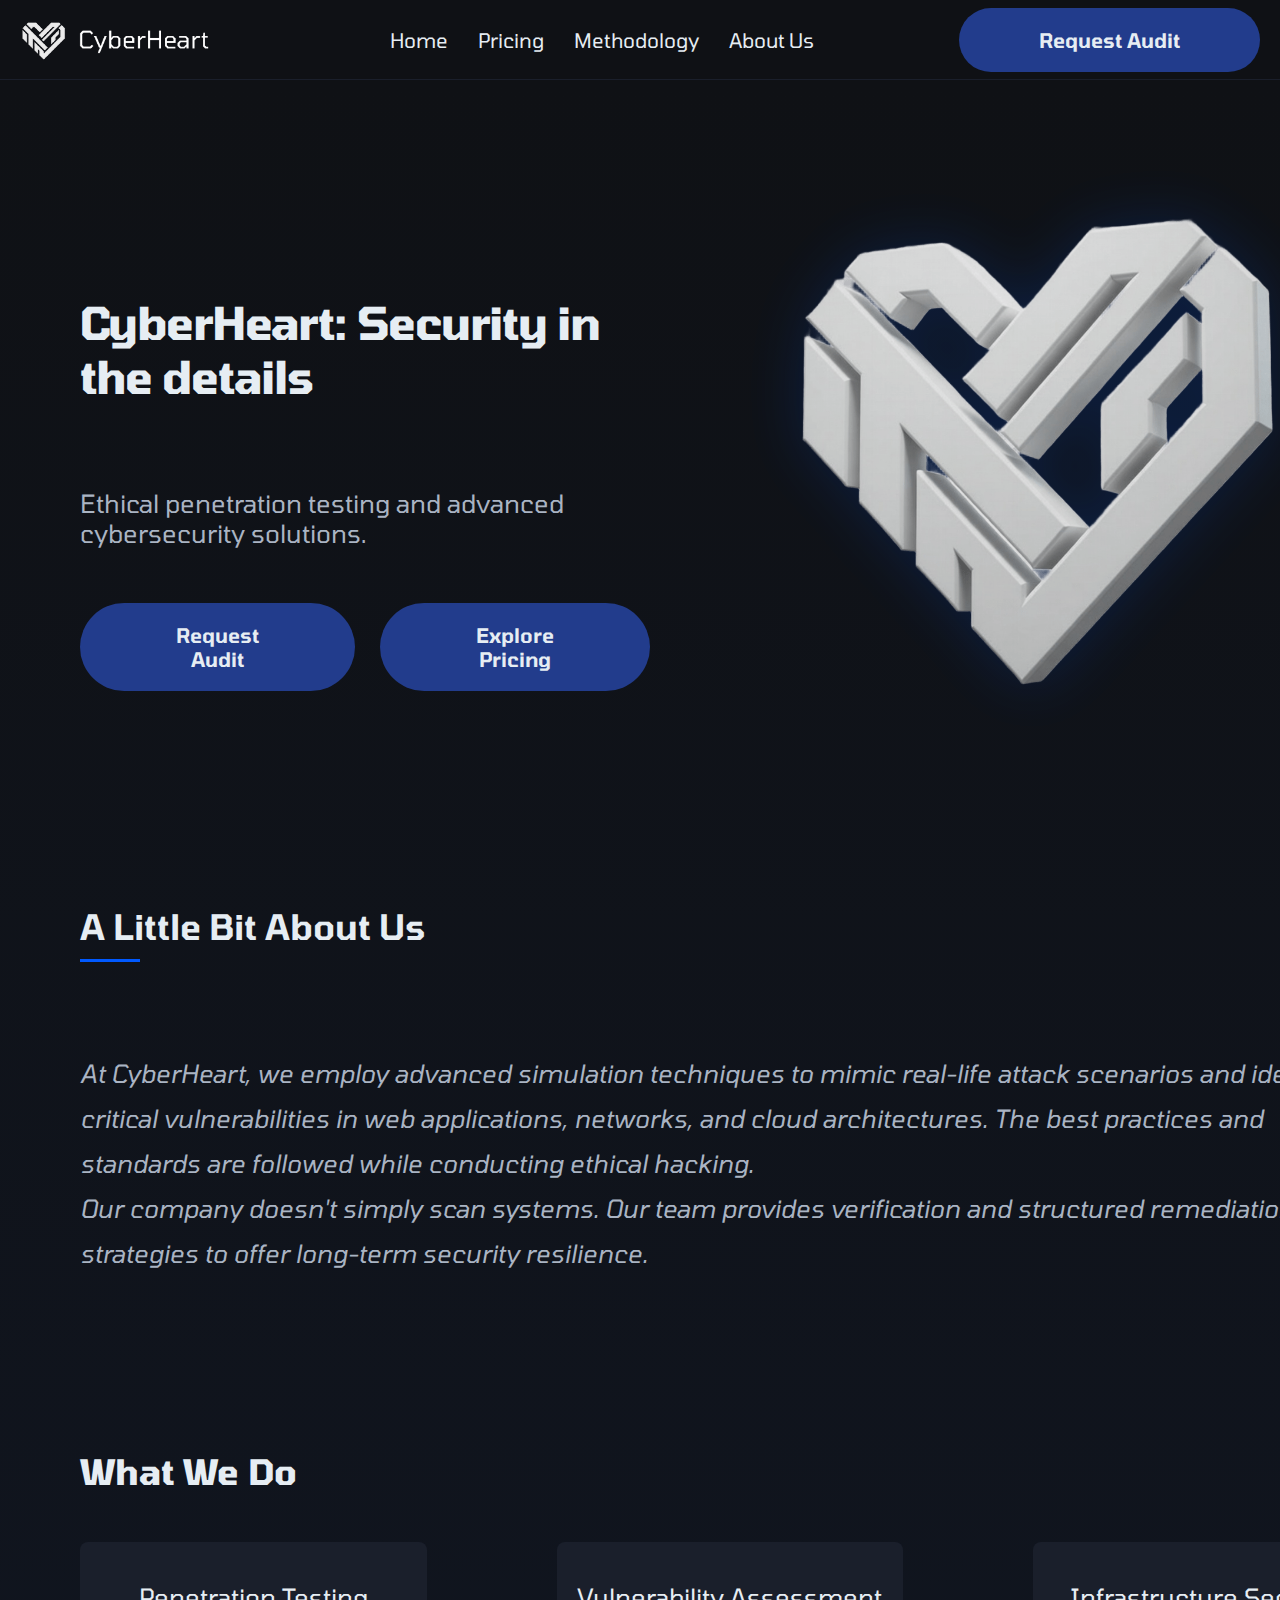
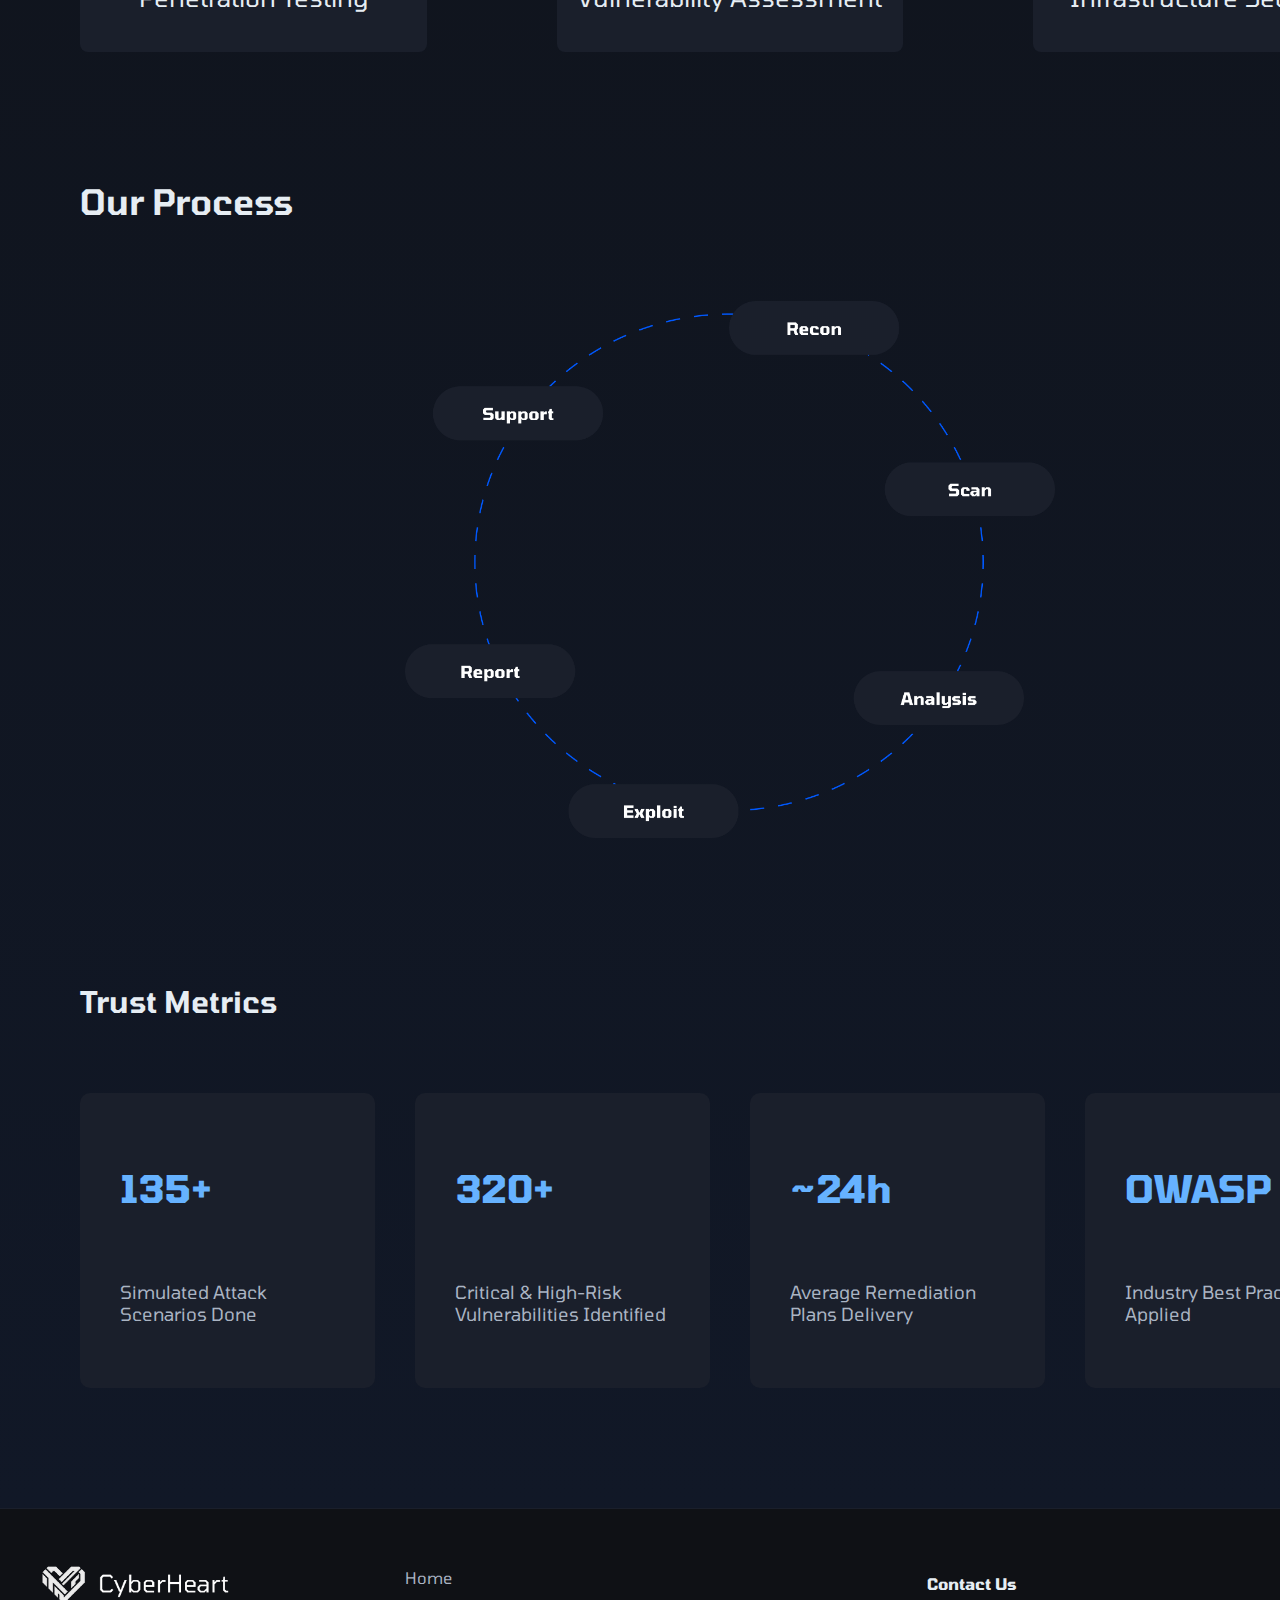
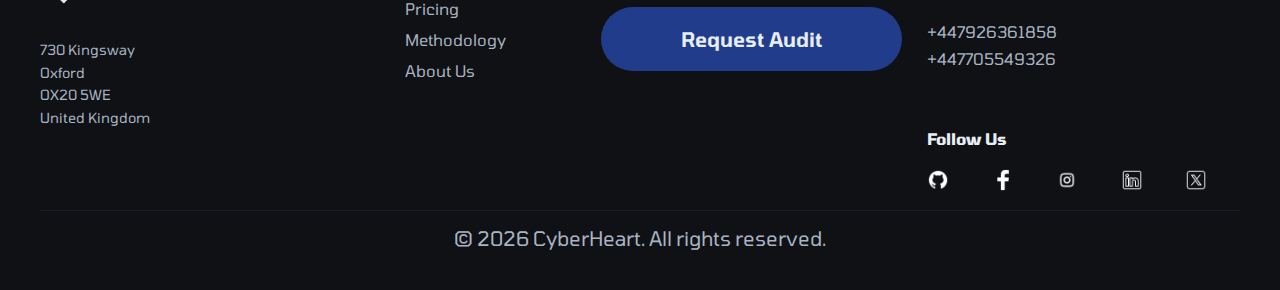
<file: index.html>
<!DOCTYPE html>
<html lang="en">
<head>
    <meta charset="UTF-8">
    <meta name="viewport" content="width=device-width, initial-scale=1.0">
    <link rel="stylesheet" href="/css/header.css">
    <link rel="stylesheet" href="/css/footer.css">
    <link rel="stylesheet" href="/css/body.css">
    <link rel="stylesheet" href="../css/home.css">
    <link rel="preconnect" href="https://fonts.googleapis.com">
    <link rel="preconnect" href="https://fonts.gstatic.com" crossorigin>
    <link href="https://fonts.googleapis.com/css2?family=Tomorrow:ital,wght@0,100;0,200;0,300;0,400;0,500;0,600;0,700;0,800;0,900;1,100;1,200;1,300;1,400;1,500;1,600;1,700;1,800;1,900&display=swap" rel="stylesheet">

    <title>CyberHeart</title>
</head>
<body class="body">
    <header class="header">
        <a href="/index.html" class="logo">
            <img src="/img/LogoName.png" alt="CyberHeart Logo">
        </a href>

        <nav class="header_nav">
            <a href="/html/index.html">Home</a>
            <a href="/html/pricing.html">Pricing</a>
            <a href="/html/methodology.html">Methodology</a>    
            <a href="/html/about.html">About Us</a>
        </nav>
        
        <div class="btn_audit">
            <a href="/html/audit.html" class="btn_primary">Request Audit</a>
        </div>
    </header>
    <main class="home">
        <section class="hero">
            <div class="hero_text">
                <h1>CyberHeart: Security in the details</h1>
                <p>Ethical penetration testing and advanced cybersecurity solutions.</p>
                <div class="hero_buttons">
                    <a href="/html/Audit.html" class="btn_home">Request Audit</a>
                    <a href="/html/Pricing.html" class="btn_home">Explore Pricing</a>
                </div>
            </div>
            
            <div class="hero_logo">
                <img src="/img/logo3d.png" alt="CyberHeart">
            </div>
        </section>

        <section class="about_short">
            <h2 class="about_header">A Little Bit About Us</h1>
            <p>
                At CyberHeart, we employ advanced simulation techniques to mimic real-life attack scenarios and identify critical vulnerabilities in web applications, networks, and cloud architectures. The best practices and standards are followed while conducting ethical hacking. <br> Our company doesn't simply scan systems. Our team provides verification and structured remediation strategies to offer long-term security resilience.
            </p>
        </section>

        <section class="services_short">
            <h2 class="service_header">What We Do</h2>
            <div class="service_box">Penetration Testing</div>
            <div class="service_box">Vulnerability Assessment</div>
            <div class="service_box">Infrastructure Security</div>
        </section>

        <section class="process">
            <h2 class="process_header">Our Process</h2>

            <div class="process_image">
                <img src="/img/SDLC.png" alt="SDLC">
            </div>

        </section>

        <section class="stats">
            <h2 class="stats_header">Trust Metrics</h2>

            <div class="stats_row">

                <div class="stat_box">
                    <h2>135+</h2>
                    <p>Simulated Attack Scenarios Done</p>
                </div>

                <div class="stat_box">
                    <h2>320+</h2>
                    <p>Critical & High-Risk Vulnerabilities Identified</p>
                </div>

                <div class="stat_box">
                    <h2>~24h</h2>
                    <p>Average Remediation Plans Delivery</p>
                </div>

                <div class="stat_box">
                    <h2>OWASP</h2>
                    <p>Industry Best Practices Applied</p>
                </div>
            </div>
        </section>
    </main>
    <footer class="footer">
        <div class="footer_logo">
            <img src="/img/LogoName.png" alt="CyberHeart Logo">
            <p>
                730 Kingsway <br> Oxford <br> OX20 5WE <br> United Kingdom
            </p>
        </div>

        <div class="footer_nav">
            <a href="/html/index.html">Home</a>
            <a href="/html/pricing.html">Pricing</a>
            <a href="/html/methodology.html">Methodology</a>
            <a href="/html/about.html">About Us</a>
        </div>

        <div class="footer_btn">
            <a href="/html/audit.html" class="footer_audit">Request Audit</a>
        </div>

        <div class="footer_contact">
            <h4 class="footer_titles">Contact Us</h4>
            <p>+447926361858</p>
            <p>+447705549326</p>
        </div>

        <h4 class="footer_follow">Follow Us</h4>
        <div class="social_icons">
            <a href="https://github.com/">
                <img src="/img/github_logo.png" alt="Github Logo">
            </a>
            <a href="https://www.facebook.com/">
                <img src="/img/facebook_logo.png" alt="Facebook Logo">
            </a>
            <a href="https://www.instagram.com/">
                <img src="/img/instagram_logo.png" alt="Instagram Logo">
            </a>
            <a href="https://www.linkedin.com/">
                <img src="/img/linkedin_logo.png" alt="LinkedIn Logo">
            </a>
            <a href="https://x.com/">
                <img src="/img/x_logo.png" alt="X Logo">
            </a>
        </div>
        
        <div class="icon_sources" aria-hidden="true">
            <a target="_blank" href="https://icons8.com/icon/106163/facebook-f">Facebook Logo</a> icon by <a target="_blank" href="https://icons8.com">Icons8</a>  
            <a target="_blank" href="https://icons8.com/icon/106567/github">github logo</a> icon by <a target="_blank" href="https://icons8.com">Icons8</a>
            <a target="_blank" href="https://icons8.com/icon/Iatym1CIDVkh/instagram">Instagram Logo</a> icon by <a target="_blank" href="https://icons8.com">Icons8</a>
            <a target="_blank" href="https://icons8.com/icon/447/linkedin">linkedin logo</a> icon by <a target="_blank" href="https://icons8.com">Icons8</a>
            <a target="_blank" href="https://icons8.com/icon/6Fsj3rv2DCmG/x">x logo</a> icon by <a target="_blank" href="https://icons8.com">Icons8</a> 
        </div>
        
        <div class="footer_bottom">© 2026 CyberHeart. All rights reserved.</div>
    </footer>
</body>
</html>
</file>
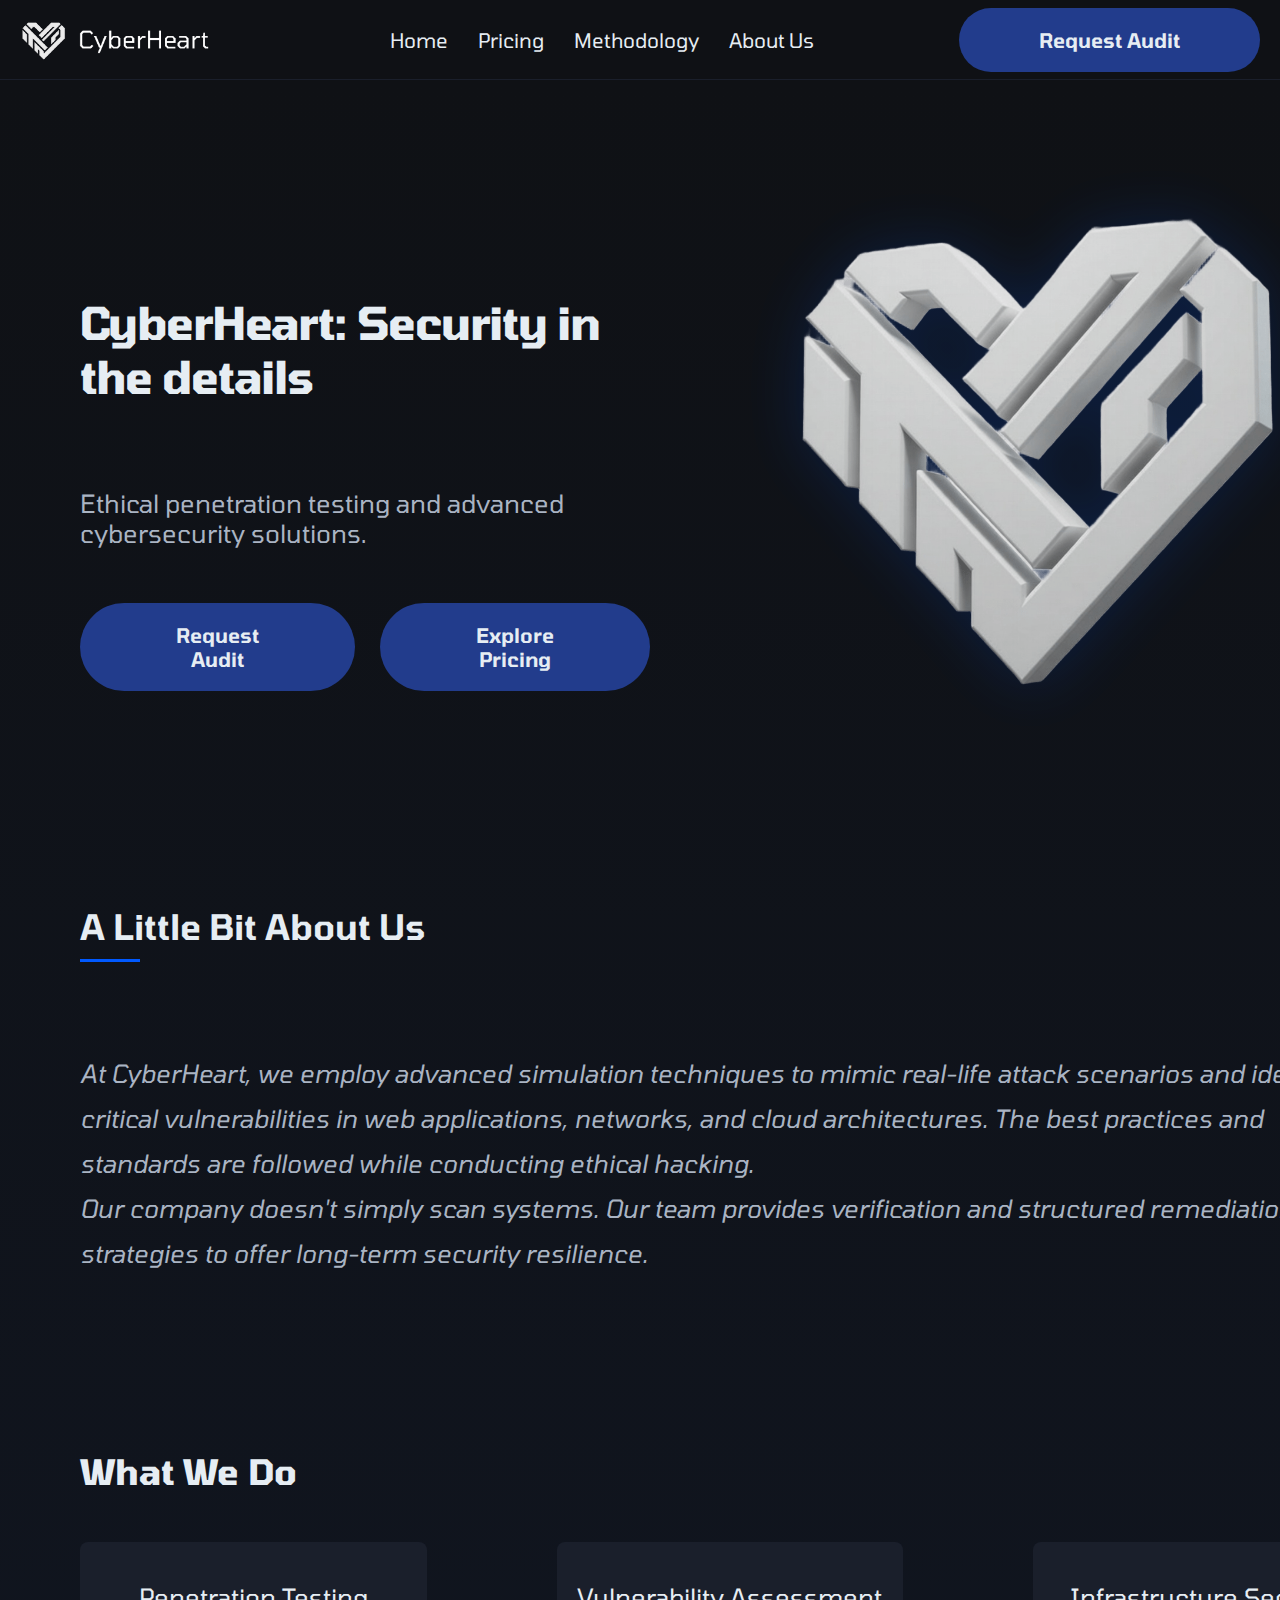
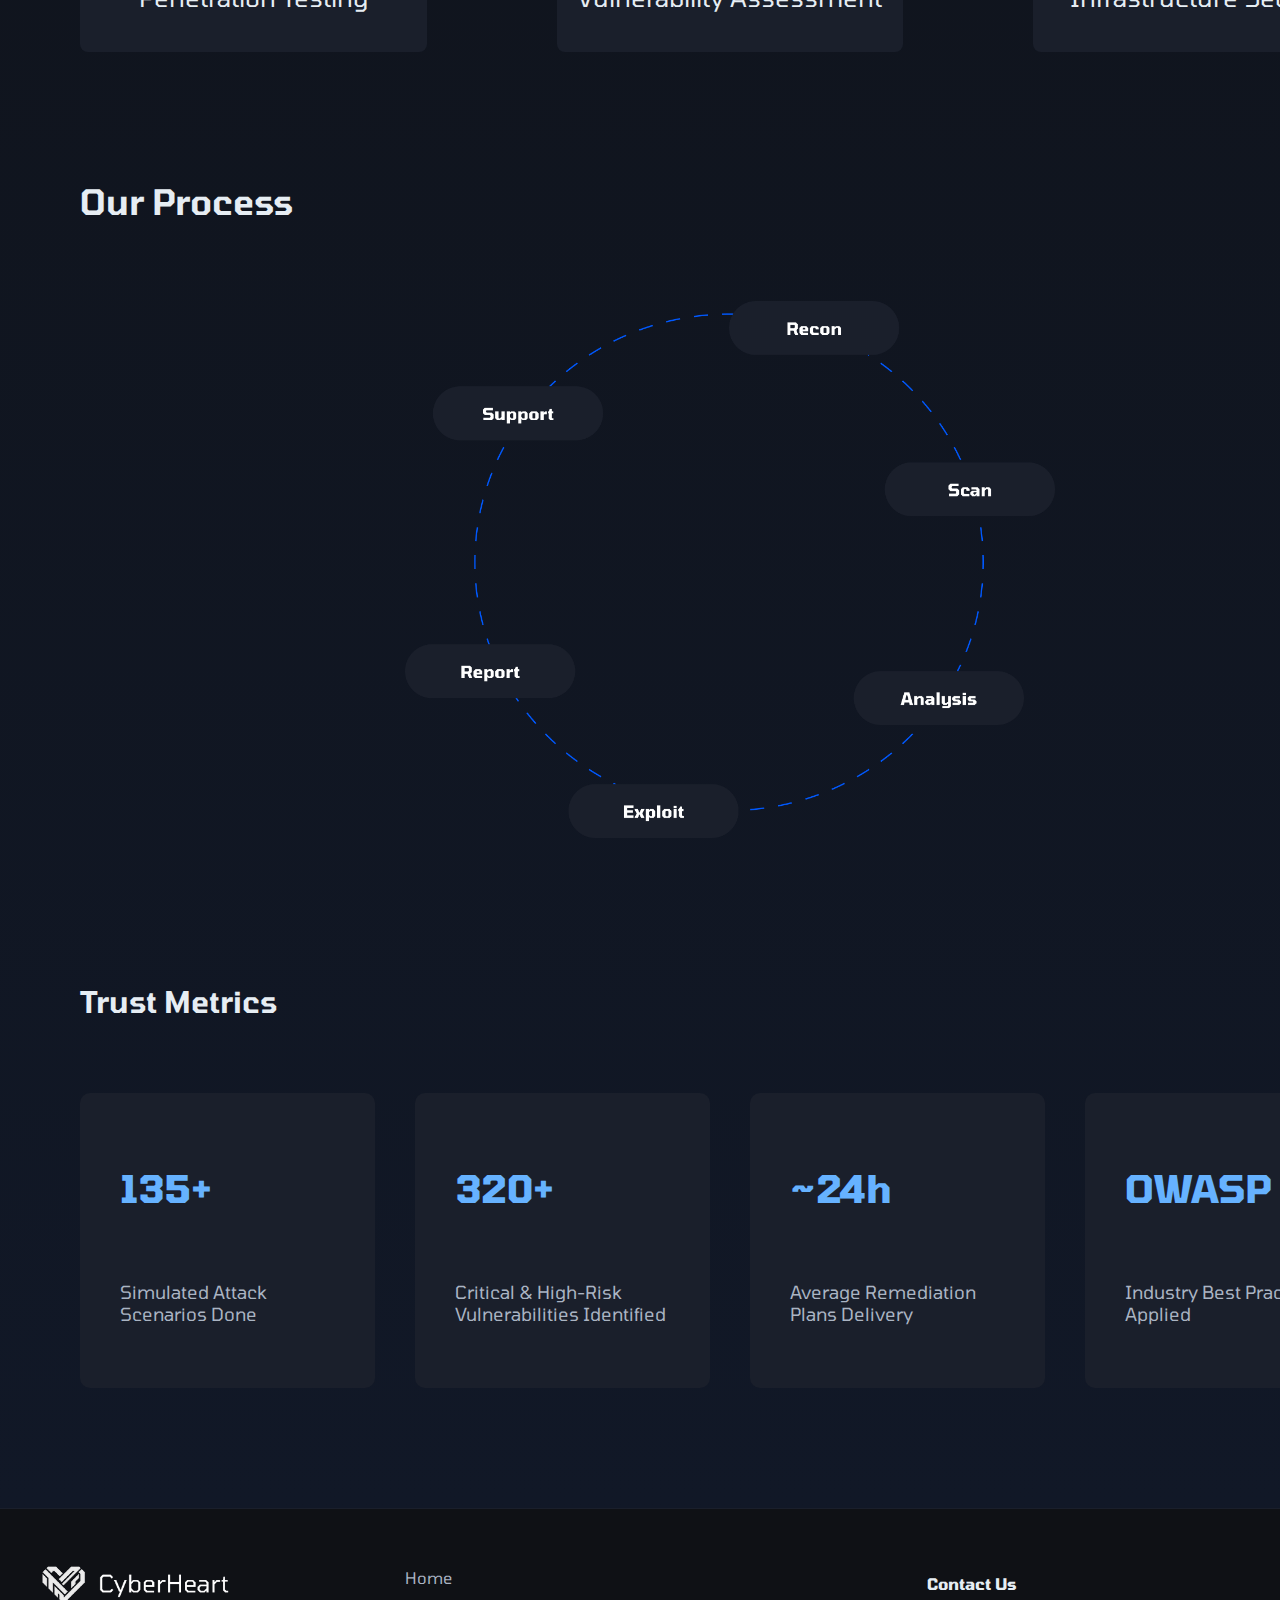
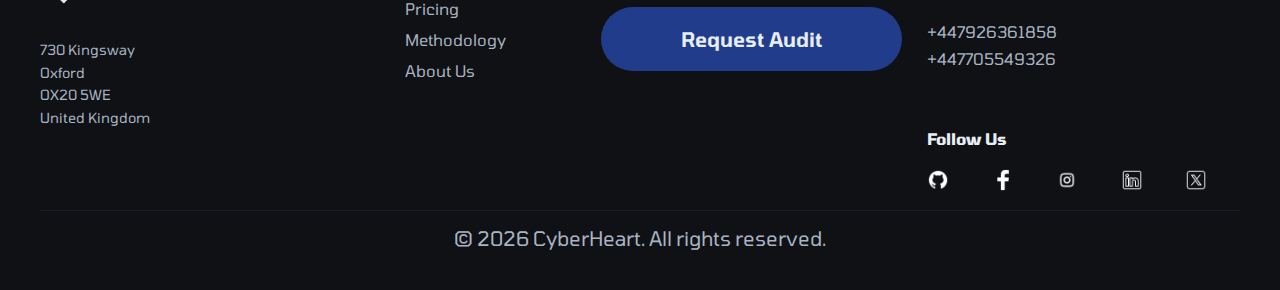
<file: html/index.html>
<!DOCTYPE html>
<html lang="en">
<head>
    <meta charset="UTF-8">
    <meta name="viewport" content="width=device-width, initial-scale=1.0">
    <link rel="stylesheet" href="/css/header.css">
    <link rel="stylesheet" href="/css/footer.css">
    <link rel="stylesheet" href="/css/body.css">
    <link rel="stylesheet" href="/css/home.css">
    <link rel="preconnect" href="https://fonts.googleapis.com">
    <link rel="preconnect" href="https://fonts.gstatic.com" crossorigin>
    <link href="https://fonts.googleapis.com/css2?family=Tomorrow:ital,wght@0,100;0,200;0,300;0,400;0,500;0,600;0,700;0,800;0,900;1,100;1,200;1,300;1,400;1,500;1,600;1,700;1,800;1,900&display=swap" rel="stylesheet">

    <title>CyberHeart</title>
</head>
<body class="body">
    <header class="header">
        <a href="/html/Home.html" class="logo">
            <img src="/img/LogoName.png" alt="CyberHeart Logo">
        </a href>

        <nav class="header_nav">
            <a href="/html/index.html">Home</a>
            <a href="/html/Pricing.html">Pricing</a>
            <a href="/html/Methodology.html">Methodology</a>    
            <a href="/html/About.html">About Us</a>
        </nav>
        
        <div class="btn_audit">
            <a href="/html/Audit.html" class="btn_primary">Request Audit</a>
        </div>
    </header>
    <main class="home">
        <section class="hero">
            <div class="hero_text">
                <h1>CyberHeart: Security in the details</h1>
                <p>Ethical penetration testing and advanced cybersecurity solutions.</p>
                <div class="hero_buttons">
                    <a href="/html/Audit.html" class="btn_home">Request Audit</a>
                    <a href="/html/Pricing.html" class="btn_home">Explore Pricing</a>
                </div>
            </div>
            
            <div class="hero_logo">
                <img src="/img/logo3d.png" alt="CyberHeart">
            </div>
        </section>

        <section class="about_short">
            <h2 class="about_header">A Little Bit About Us</h1>
            <p>
                At CyberHeart, we employ advanced simulation techniques to mimic real-life attack scenarios and identify critical vulnerabilities in web applications, networks, and cloud architectures. The best practices and standards are followed while conducting ethical hacking. <br> Our company doesn't simply scan systems. Our team provides verification and structured remediation strategies to offer long-term security resilience.
            </p>
        </section>

        <section class="services_short">
            <h2 class="service_header">What We Do</h2>
            <div class="service_box">Penetration Testing</div>
            <div class="service_box">Vulnerability Assessment</div>
            <div class="service_box">Infrastructure Security</div>
        </section>

        <section class="process">
            <h2 class="process_header">Our Process</h2>

            <div class="process_image">
                <img src="/img/SDLC.png" alt="SDLC">
            </div>

        </section>

        <section class="stats">
            <h2 class="stats_header">Trust Metrics</h2>

            <div class="stats_row">

                <div class="stat_box">
                    <h2>135+</h2>
                    <p>Simulated Attack Scenarios Done</p>
                </div>

                <div class="stat_box">
                    <h2>320+</h2>
                    <p>Critical & High-Risk Vulnerabilities Identified</p>
                </div>

                <div class="stat_box">
                    <h2>~24h</h2>
                    <p>Average Remediation Plans Delivery</p>
                </div>

                <div class="stat_box">
                    <h2>OWASP</h2>
                    <p>Industry Best Practices Applied</p>
                </div>
            </div>
        </section>
    </main>
    <footer class="footer">
        <div class="footer_logo">
            <img src="/img/LogoName.png" alt="CyberHeart Logo">
            <p>
                730 Kingsway <br> Oxford <br> OX20 5WE <br> United Kingdom
            </p>
        </div>

        <div class="footer_nav">
            <a href="/html/index.html">Home</a>
            <a href="/html/Pricing.html">Pricing</a>
            <a href="/html/Methodology.html">Methodology</a>
            <a href="/html/About.html">About Us</a>
        </div>

        <div class="footer_btn">
            <a href="/html/Audit.html" class="footer_audit">Request Audit</a>
        </div>

        <div class="footer_contact">
            <h4 class="footer_titles">Contact Us</h4>
            <p>+447926361858</p>
            <p>+447705549326</p>
        </div>

        <h4 class="footer_follow">Follow Us</h4>
        <div class="social_icons">
            <a href="https://github.com/">
                <img src="/img/github_logo.png" alt="Github Logo">
            </a>
            <a href="https://www.facebook.com/">
                <img src="/img/facebook_logo.png" alt="Facebook Logo">
            </a>
            <a href="https://www.instagram.com/">
                <img src="/img/instagram_logo.png" alt="Instagram Logo">
            </a>
            <a href="https://www.linkedin.com/">
                <img src="/img/linkedin_logo.png" alt="LinkedIn Logo">
            </a>
            <a href="https://x.com/">
                <img src="/img/x_logo.png" alt="X Logo">
            </a>
        </div>
        
        <div class="icon_sources" aria-hidden="true">
            <a target="_blank" href="https://icons8.com/icon/106163/facebook-f">Facebook Logo</a> icon by <a target="_blank" href="https://icons8.com">Icons8</a>  
            <a target="_blank" href="https://icons8.com/icon/106567/github">github logo</a> icon by <a target="_blank" href="https://icons8.com">Icons8</a>
            <a target="_blank" href="https://icons8.com/icon/Iatym1CIDVkh/instagram">Instagram Logo</a> icon by <a target="_blank" href="https://icons8.com">Icons8</a>
            <a target="_blank" href="https://icons8.com/icon/447/linkedin">linkedin logo</a> icon by <a target="_blank" href="https://icons8.com">Icons8</a>
            <a target="_blank" href="https://icons8.com/icon/6Fsj3rv2DCmG/x">x logo</a> icon by <a target="_blank" href="https://icons8.com">Icons8</a> 
        </div>
        
        <div class="footer_bottom">© 2026 CyberHeart. All rights reserved.</div>
    </footer>
</body>
</html>
</file>
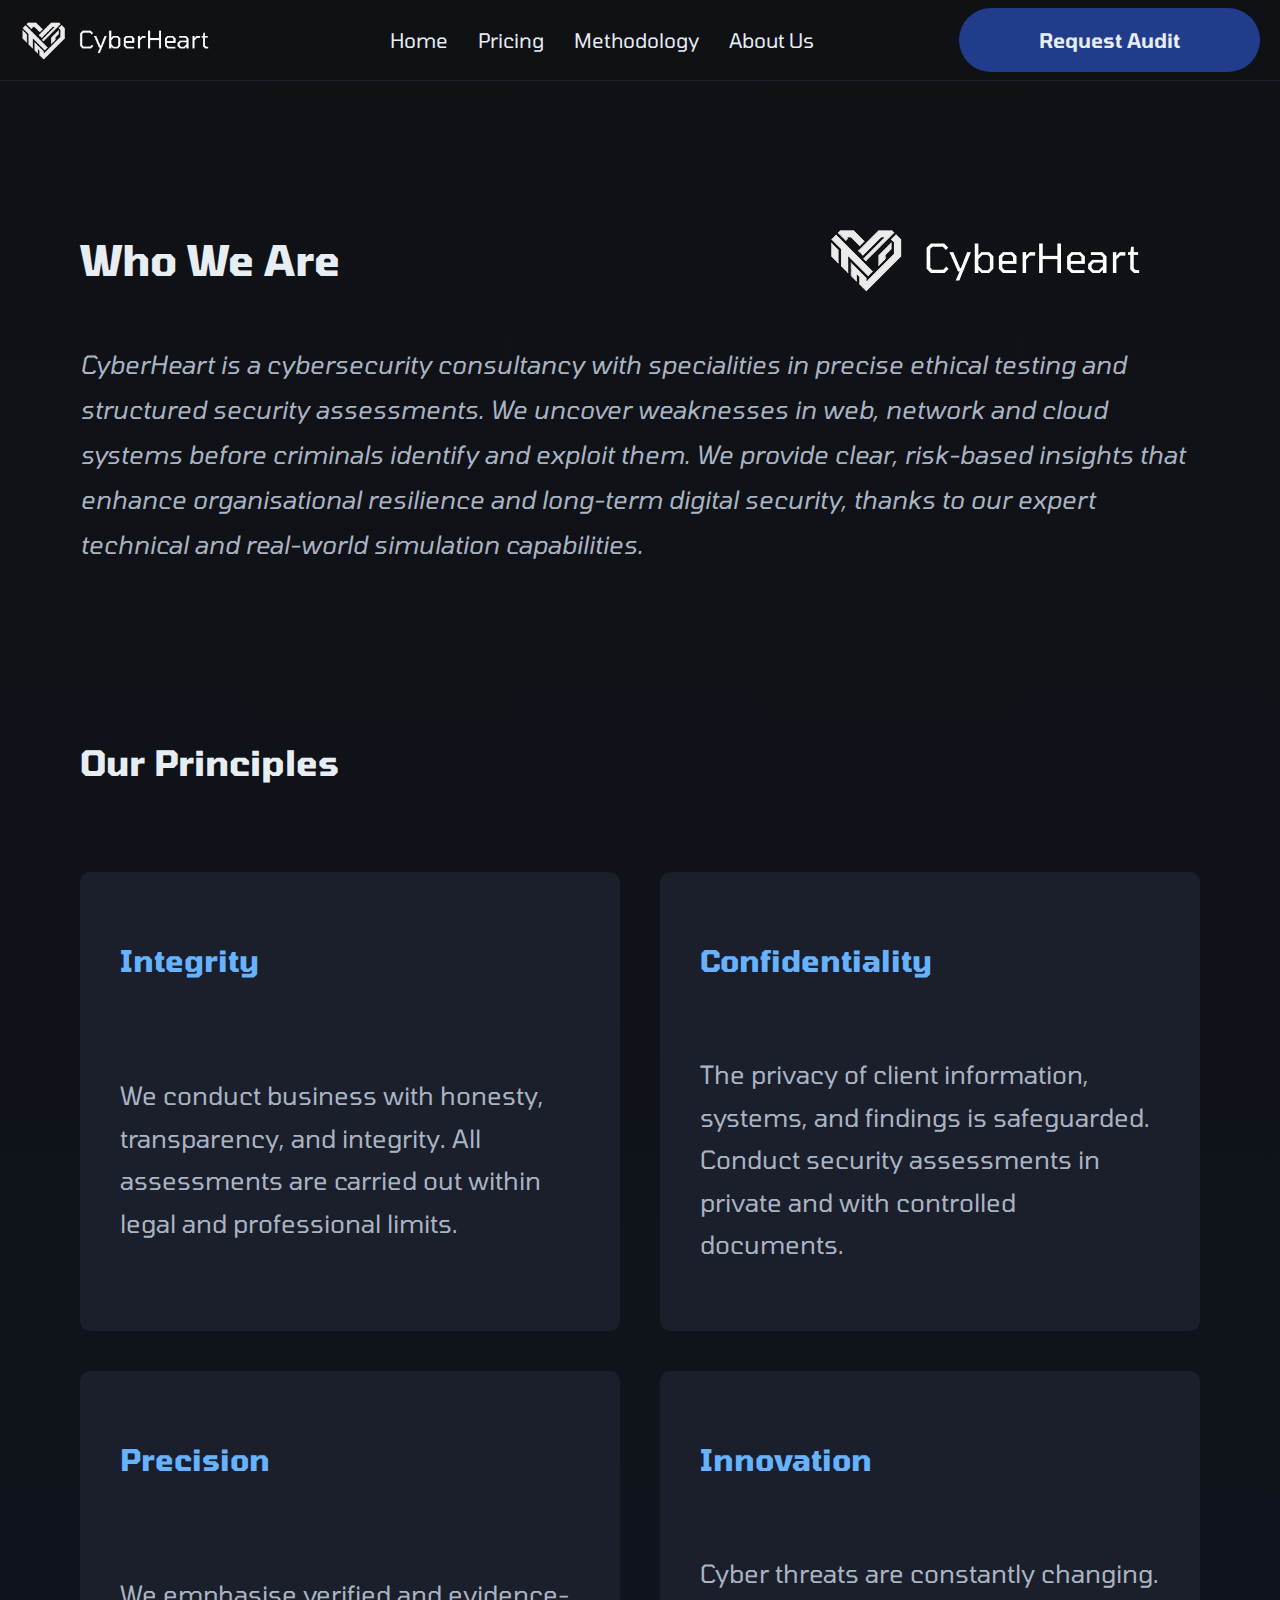
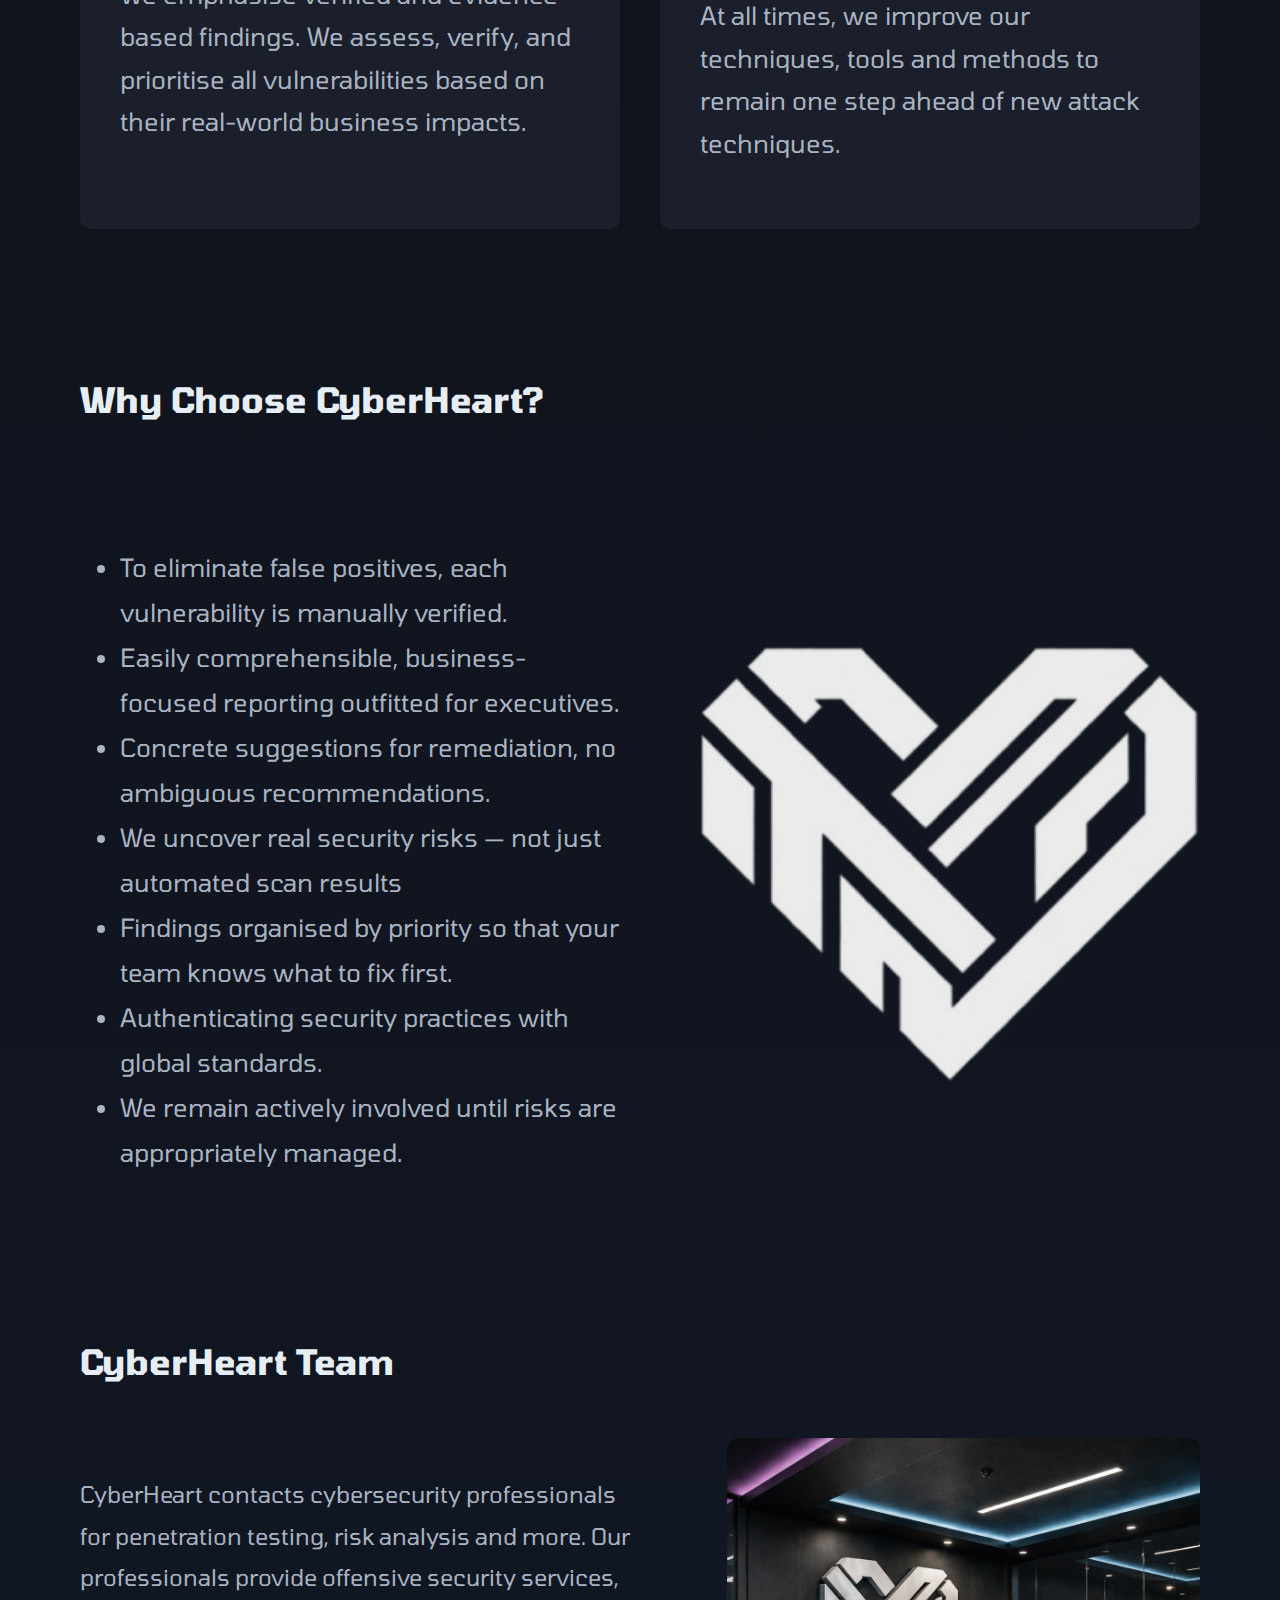
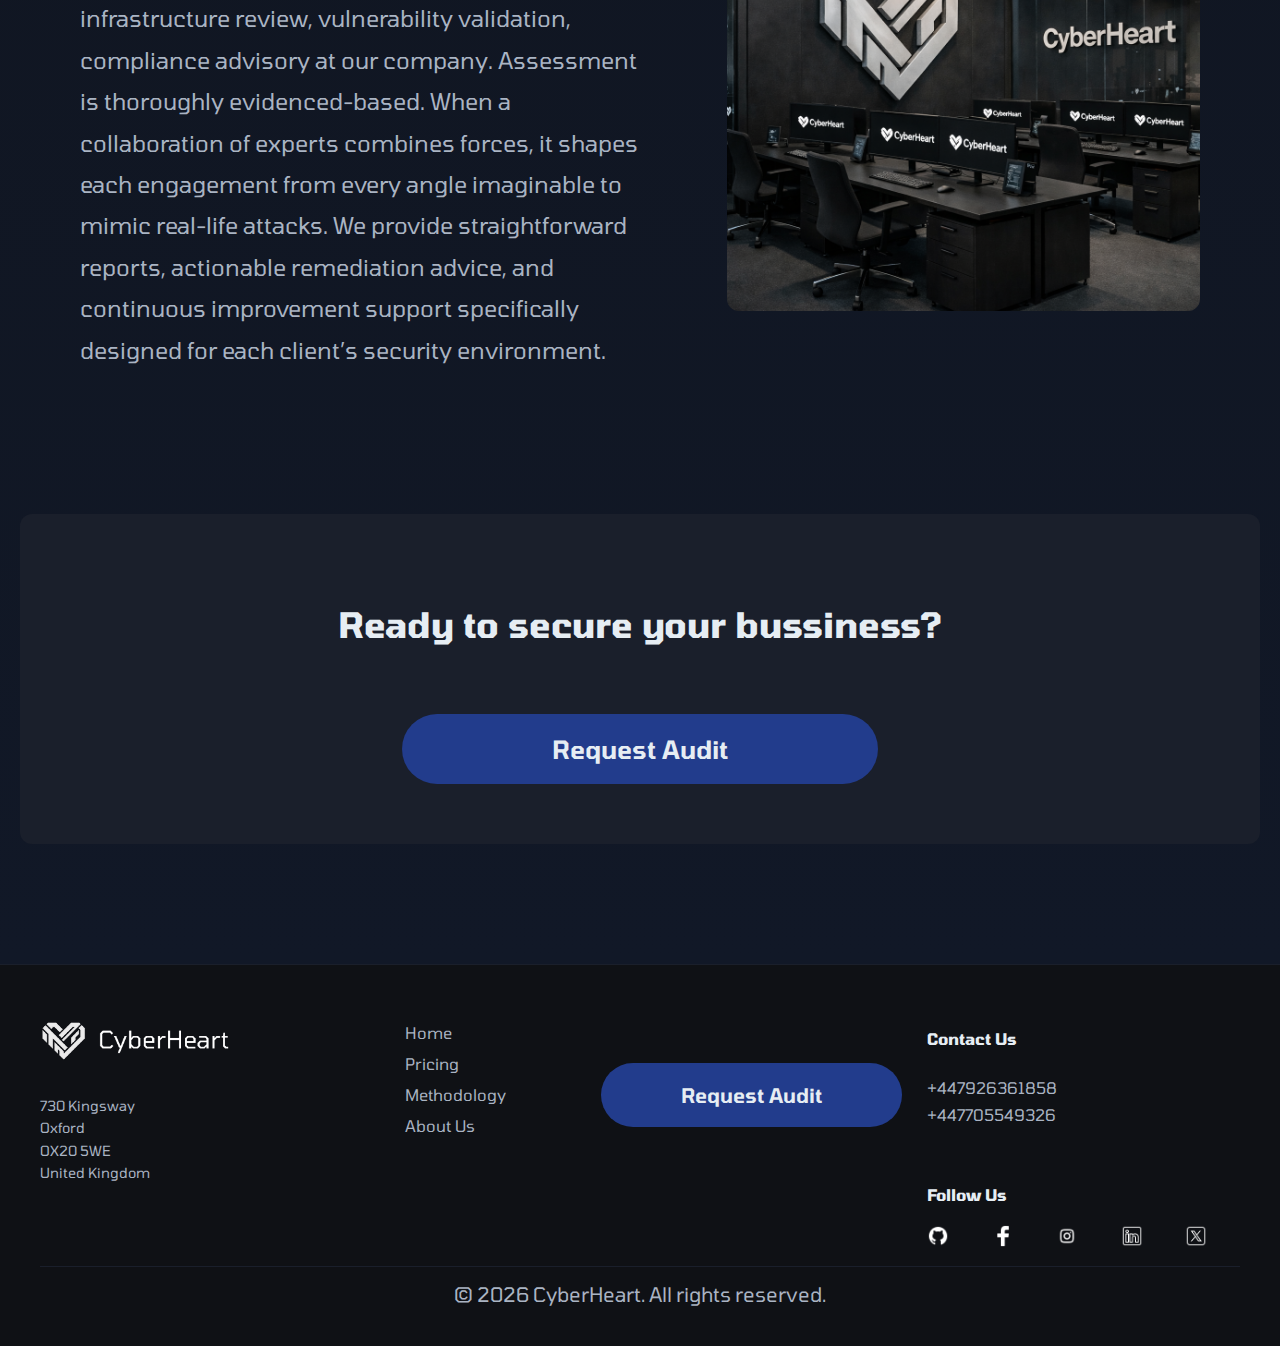
<file: about.html>
<!DOCTYPE html>
<html lang="en">
<head>
    <meta charset="UTF-8">
    <meta name="viewport" content="width=device-width, initial-scale=1.0">
    <link rel="stylesheet" href="css/header.css">
    <link rel="stylesheet" href="css/footer.css">
    <link rel="stylesheet" href="css/body.css">
    <link rel="stylesheet" href="css/about.css">
     <link rel="preconnect" href="https://fonts.googleapis.com">
    <link rel="preconnect" href="https://fonts.gstatic.com" crossorigin>
    <link href="https://fonts.googleapis.com/css2?family=Tomorrow:ital,wght@0,100;0,200;0,300;0,400;0,500;0,600;0,700;0,800;0,900;1,100;1,200;1,300;1,400;1,500;1,600;1,700;1,800;1,900&display=swap" rel="stylesheet">
    <title>CyberHeart</title>
</head>
<body class="body">
    <header class="header">
        <a href="index.html" class="logo">
            <img src="img/LogoName.png" alt="CyberHeart Logo">
        </a href>

        <nav class="header_nav">
            <a href="index.html">Home</a>
            <a href="pricing.html">Pricing</a>
            <a href="methodology.html">Methodology</a>
            <a href="about.html">About Us</a>
        </nav>
        
        <div class="btn_audit">
            <a href="audit.html" class="btn_primary">Request Audit</a>
        </div>
    </header>
    <main class="about_us">
        <section class="opening">
            <div class="header_opening">
                <h1>Who We Are</h1>
                <img src="img/LogoName.png" alt="CyberHeart logo and name"> 
            </div>
            <p>CyberHeart is a cybersecurity consultancy with specialities in precise ethical testing and structured security assessments. We uncover weaknesses in web, network and cloud systems before criminals identify and exploit them. We provide clear, risk-based insights that enhance organisational resilience and long-term digital security, thanks to our expert technical and real-world simulation capabilities.</p>
        </section>

        <section class="principles">
            <h2>Our Principles</h2>
            <div class="principles_blocks">
                <div class="principles_block">
                    <h3>Integrity</h3>
                    <p>We conduct business with honesty, transparency, and integrity. All assessments are carried out within legal and professional limits.</p>
                </div>
                <div class="principles_block">
                    <h3>Confidentiality</h3>
                    <p>The privacy of client information, systems, and findings is safeguarded. Conduct security assessments in private and with controlled documents.</p>
                </div>
                <div class="principles_block">
                    <h3>Precision</h3>
                    <p>We emphasise verified and evidence-based findings. We assess, verify, and prioritise all vulnerabilities based on their real-world business impacts.</p>
                </div>
                <div class="principles_block">
                    <h3>Innovation</h3>
                    <p>Cyber threats are constantly changing. At all times, we improve our techniques, tools and methods to remain one step ahead of new attack techniques.</p>
                </div>
            </div>
        </section>

        <section class="choose">
                <h2>Why Choose CyberHeart?</h2>
                <div class="choose_block"> </div>
                    <ul>
                        <li>To eliminate false positives, each vulnerability is manually verified.</li>
                        <li>Easily comprehensible, business-focused reporting outfitted for executives.</li>
                        <li>Concrete suggestions for remediation, no ambiguous recommendations.</li>
                        <li>We uncover real security risks — not just automated scan results</li>
                        <li>Findings organised by priority so that your team knows what to fix first.</li>
                        <li>Authenticating security practices with global standards.</li>
                        <li>We remain actively involved until risks are appropriately managed.</li>
                    </ul>

                     <div class="choose_img">
                    <img src="img/Logo2.png" alt="">
                    </div>
                </div>
        </section>

        <section class="team">
            <div class="team_text">
                <h2>CyberHeart Team</h2>
                <p>CyberHeart contacts cybersecurity professionals for penetration testing, risk analysis and more. Our professionals provide offensive security services, infrastructure review, vulnerability validation, compliance advisory at our company. Assessment is thoroughly evidenced-based. When a collaboration of experts combines forces, it shapes each engagement from every angle imaginable to mimic real-life attacks.  We provide straightforward reports, actionable remediation advice, and continuous improvement support specifically designed for each client’s security environment.</p>
            </div>
            <div class="office_block">
                <img src="img/office.png" alt="CyberHeart Office generated by ChatGPT">
            </div>
        </section>

        <section class="question">
                <h2>Ready to secure your bussiness?</h2>
                <div class="btn_audit">
                    <a href="audit.html" class="btn_about">Request Audit</a>
                </div>
        </section>
    </main>

    <footer class="footer">
        <div class="footer_logo">
            <img src="img/LogoName.png" alt="CyberHeart Logo">
            <p>
                730 Kingsway <br> Oxford <br> OX20 5WE <br> United Kingdom
            </p>
        </div>

        <div class="footer_nav">
            <a href="index.html">Home</a>
            <a href="pricing.html">Pricing</a>
            <a href="methodology.html">Methodology</a>
            <a href="about.html">About Us</a>
        </div>

        <div class="footer_btn">
            <a href="audit.html" class="footer_audit">Request Audit</a>
        </div>

        <div class="footer_contact">
            <h4 class="footer_titles">Contact Us</h4>
            <p>+447926361858</p>
            <p>+447705549326</p>
        </div>

        <h4 class="footer_follow">Follow Us</h4>
        <div class="social_icons">
            <a href="https://github.com/">
                <img src="img/github_logo.png" alt="Github Logo">
            </a>
            <a href="https://www.facebook.com/">
                <img src="img/facebook_logo.png" alt="Facebook Logo">
            </a>
            <a href="https://www.instagram.com/">
                <img src="img/instagram_logo.png" alt="Instagram Logo">
            </a>
            <a href="https://www.linkedin.com/">
                <img src="img/linkedin_logo.png" alt="LinkedIn Logo">
            </a>
            <a href="https://x.com/">
                <img src="img/x_logo.png" alt="X Logo">
            </a>
        </div>
        
        <div class="icon_sources" aria-hidden="true">
            <a target="_blank" href="https://icons8.com/icon/106163/facebook-f">Facebook Logo</a> icon by <a target="_blank" href="https://icons8.com">Icons8</a>  
            <a target="_blank" href="https://icons8.com/icon/106567/github">github logo</a> icon by <a target="_blank" href="https://icons8.com">Icons8</a>
            <a target="_blank" href="https://icons8.com/icon/Iatym1CIDVkh/instagram">Instagram Logo</a> icon by <a target="_blank" href="https://icons8.com">Icons8</a>
            <a target="_blank" href="https://icons8.com/icon/447/linkedin">linkedin logo</a> icon by <a target="_blank" href="https://icons8.com">Icons8</a>
            <a target="_blank" href="https://icons8.com/icon/6Fsj3rv2DCmG/x">x logo</a> icon by <a target="_blank" href="https://icons8.com">Icons8</a> 
        </div>
        
        <div class="footer_bottom">© 2026 CyberHeart. All rights reserved.</div>
    </footer>
</body>
</html>
</file>
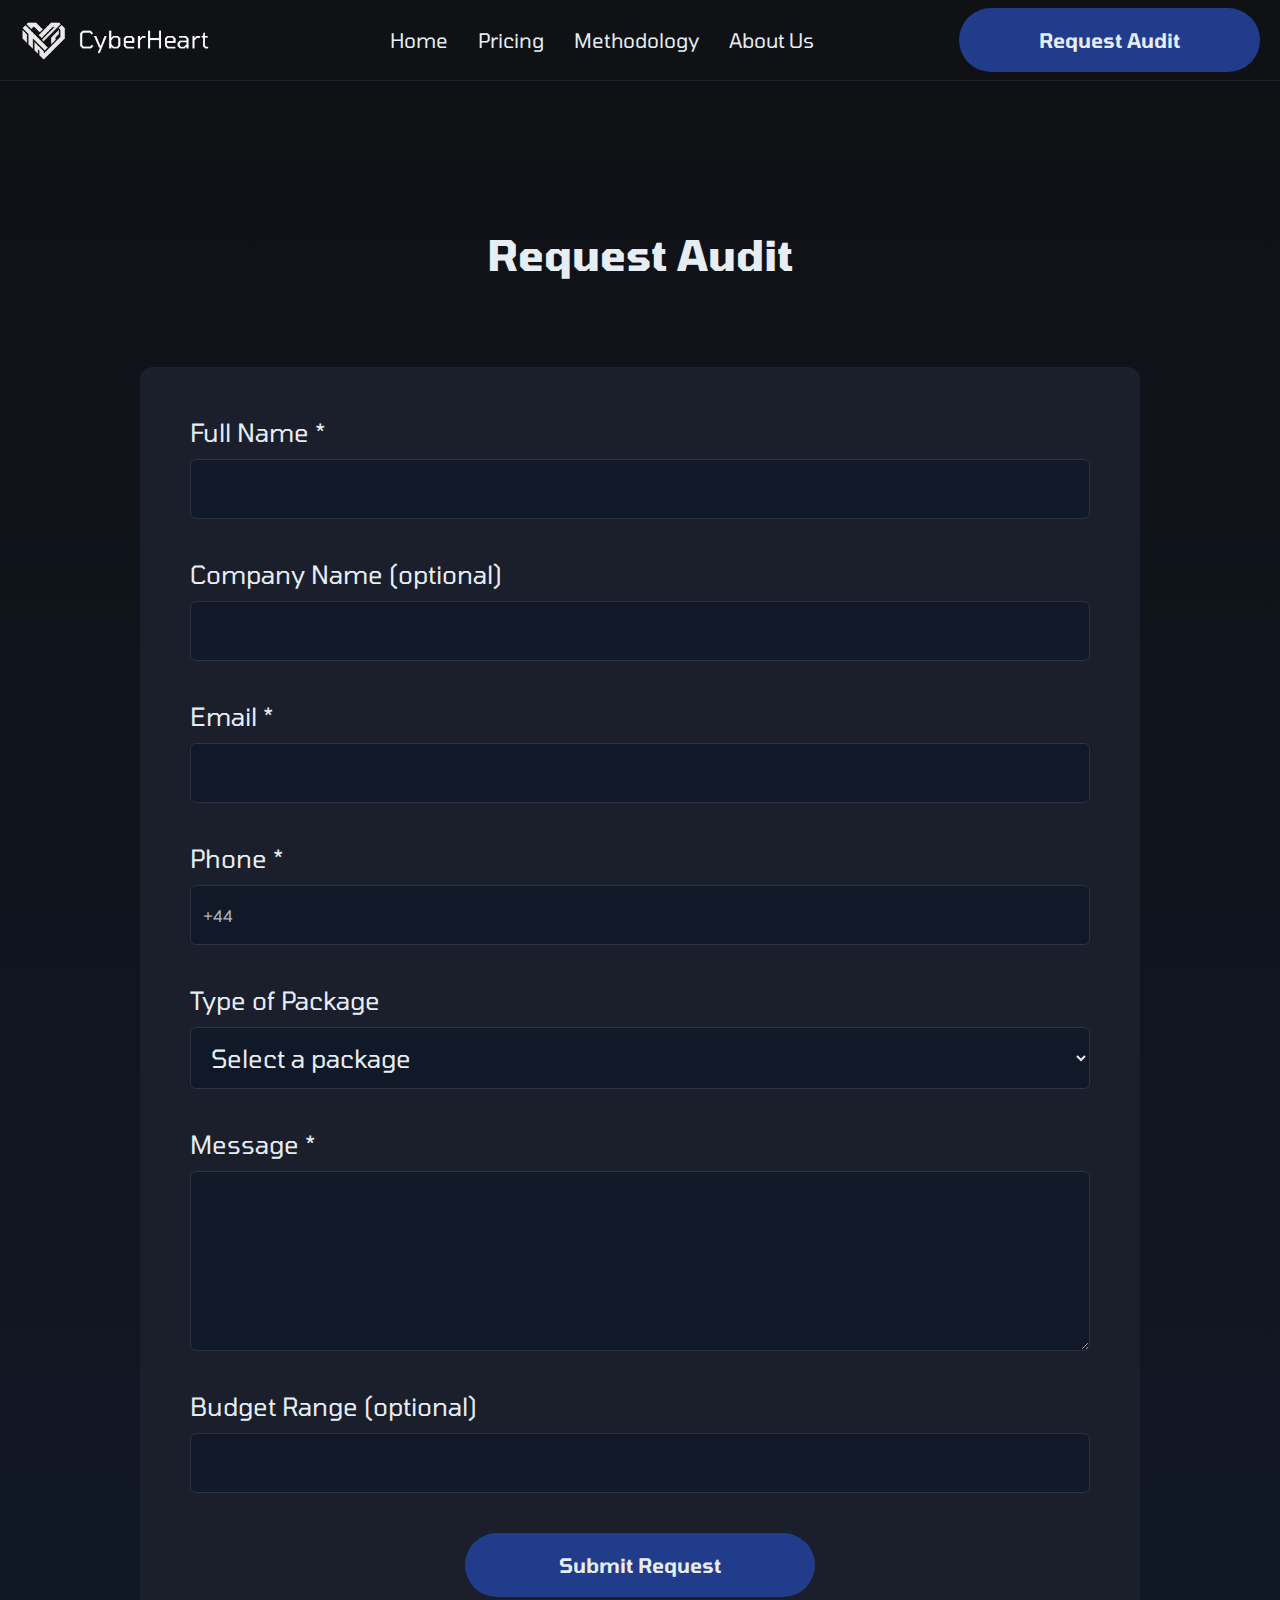
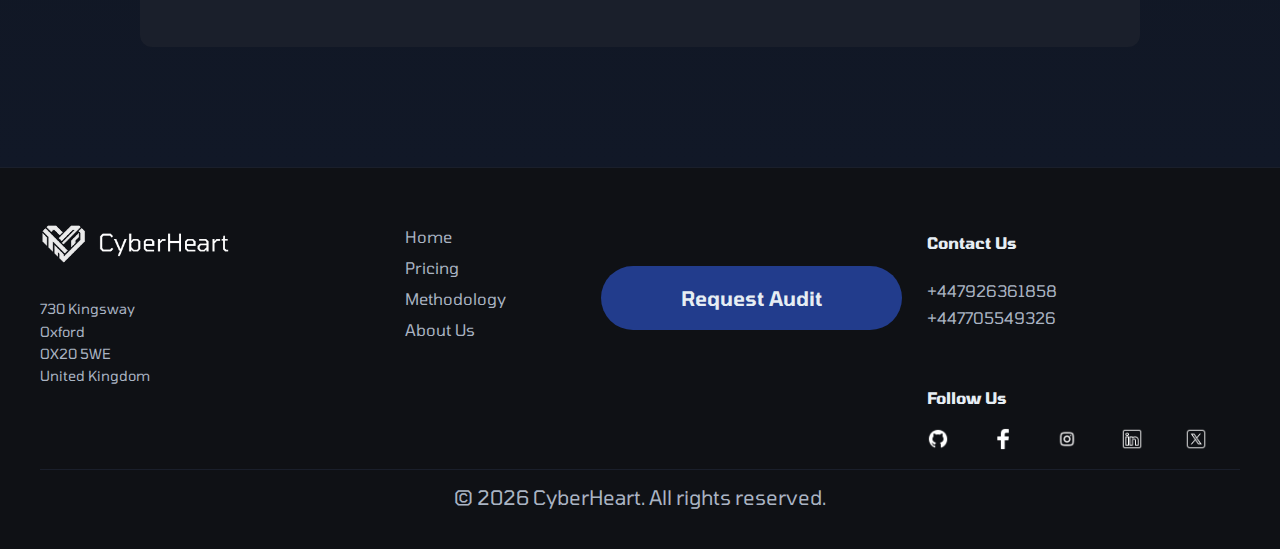
<file: audit.html>
<!DOCTYPE html>
<html lang="en">
<head>
    <meta charset="UTF-8">
    <meta name="viewport" content="width=device-width, initial-scale=1.0">
    <link rel="stylesheet" href="css/header.css">
    <link rel="stylesheet" href="css/footer.css">
    <link rel="stylesheet" href="css/body.css">
    <link rel="stylesheet" href="css/audit.css">
    <link rel="preconnect" href="https://fonts.googleapis.com">
    <link rel="preconnect" href="https://fonts.gstatic.com" crossorigin>
    <link href="https://fonts.googleapis.com/css2?family=Tomorrow:ital,wght@0,100;0,200;0,300;0,400;0,500;0,600;0,700;0,800;0,900;1,100;1,200;1,300;1,400;1,500;1,600;1,700;1,800;1,900&display=swap" rel="stylesheet">
    <title>CyberHeart</title>
</head>
<body class="body">
    <header class="header">
        <a href="index.html" class="logo">
            <img src="img/LogoName.png" alt="CyberHeart Logo">
        </a href>

        <nav class="header_nav">
            <a href="index.html">Home</a>
            <a href="pricing.html">Pricing</a>
            <a href="methodology.html">Methodology</a>
            <a href="about.html">About Us</a>
        </nav>
        
        <div class="btn_audit">
            <a href="audit.html" class="btn_primary">Request Audit</a>
        </div>
    </header>

    <main class="audit">
        <section class="audit_section">
            <h1>Request Audit</h1>
            <form class="audit_form">
                <div class="form_group">
                    <label for="full_name">Full Name *</label>
                    <input type="text" id="full_name" name="full_name" required>
                </div>
                <div class="form_group">
                    <label for="company">Company Name (optional)</label>
                    <input type="text" id="company" name="company">
                </div>
                <div class="form_group">
                    <label for="email">Email *</label>
                    <input type="text" id="email" name="email" required>
                </div>
                <div class="form_group">
                    <label for="phone">Phone *</label>
                    <div class="phone_input">
                        <span>+44</span>
                        <input type="tel" id="phone" name="phone" required>
                    </div>
                </div>
                <div class="form_group">
                    <label for="package">Type of Package</label>
                    <select name="package" id="package" required>
                        <option value="">Select a package</option>
                        <option>Standard</option>
                        <option>Premium</option>
                        <option>Ultimate</option>
                    </select>
                </div>
                <div class="form_group full_width">
                        <label for="message">Message *</label>
                        <textarea id="message" name="message" rows="5" required> </textarea>
                </div>
                <div class="form_group">
                    <label for="budget">Budget Range (optional)</label>
                    <input type="text" id="budget" name="budget"> 
                </div>
                <div class="form_group form_submit">
                    <button type="submit" class="btn_submit">Submit Request</button>
                </div>

            </form>
        </section>
    </main>

    <footer class="footer">
        <div class="footer_logo">
            <img src="img/LogoName.png" alt="CyberHeart Logo">
            <p>
                730 Kingsway <br> Oxford <br> OX20 5WE <br> United Kingdom
            </p>
        </div>

        <div class="footer_nav">
            <a href="index.html">Home</a>
            <a href="pricing.html">Pricing</a>
            <a href="methodology.html">Methodology</a>
            <a href="about.html">About Us</a>
        </div>

        <div class="footer_btn">
            <a href="audit.html" class="footer_audit">Request Audit</a>
        </div>

        <div class="footer_contact">
            <h4 class="footer_titles">Contact Us</h4>
            <p>+447926361858</p>
            <p>+447705549326</p>
        </div>

        <h4 class="footer_follow">Follow Us</h4>
        <div class="social_icons">
            <a href="https://github.com/">
                <img src="img/github_logo.png" alt="Github Logo">
            </a>
            <a href="https://www.facebook.com/">
                <img src="img/facebook_logo.png" alt="Facebook Logo">
            </a>
            <a href="https://www.instagram.com/">
                <img src="img/instagram_logo.png" alt="Instagram Logo">
            </a>
            <a href="https://www.linkedin.com/">
                <img src="img/linkedin_logo.png" alt="LinkedIn Logo">
            </a>
            <a href="https://x.com/">
                <img src="img/x_logo.png" alt="X Logo">
            </a>
        </div>
        
        <div class="icon_sources" aria-hidden="true">
            <a target="_blank" href="https://icons8.com/icon/106163/facebook-f">Facebook Logo</a> icon by <a target="_blank" href="https://icons8.com">Icons8</a>  
            <a target="_blank" href="https://icons8.com/icon/106567/github">github logo</a> icon by <a target="_blank" href="https://icons8.com">Icons8</a>
            <a target="_blank" href="https://icons8.com/icon/Iatym1CIDVkh/instagram">Instagram Logo</a> icon by <a target="_blank" href="https://icons8.com">Icons8</a>
            <a target="_blank" href="https://icons8.com/icon/447/linkedin">linkedin logo</a> icon by <a target="_blank" href="https://icons8.com">Icons8</a>
            <a target="_blank" href="https://icons8.com/icon/6Fsj3rv2DCmG/x">x logo</a> icon by <a target="_blank" href="https://icons8.com">Icons8</a> 
        </div>
        
        <div class="footer_bottom">© 2026 CyberHeart. All rights reserved.</div>
    </footer>
</body>
</html>
</file>
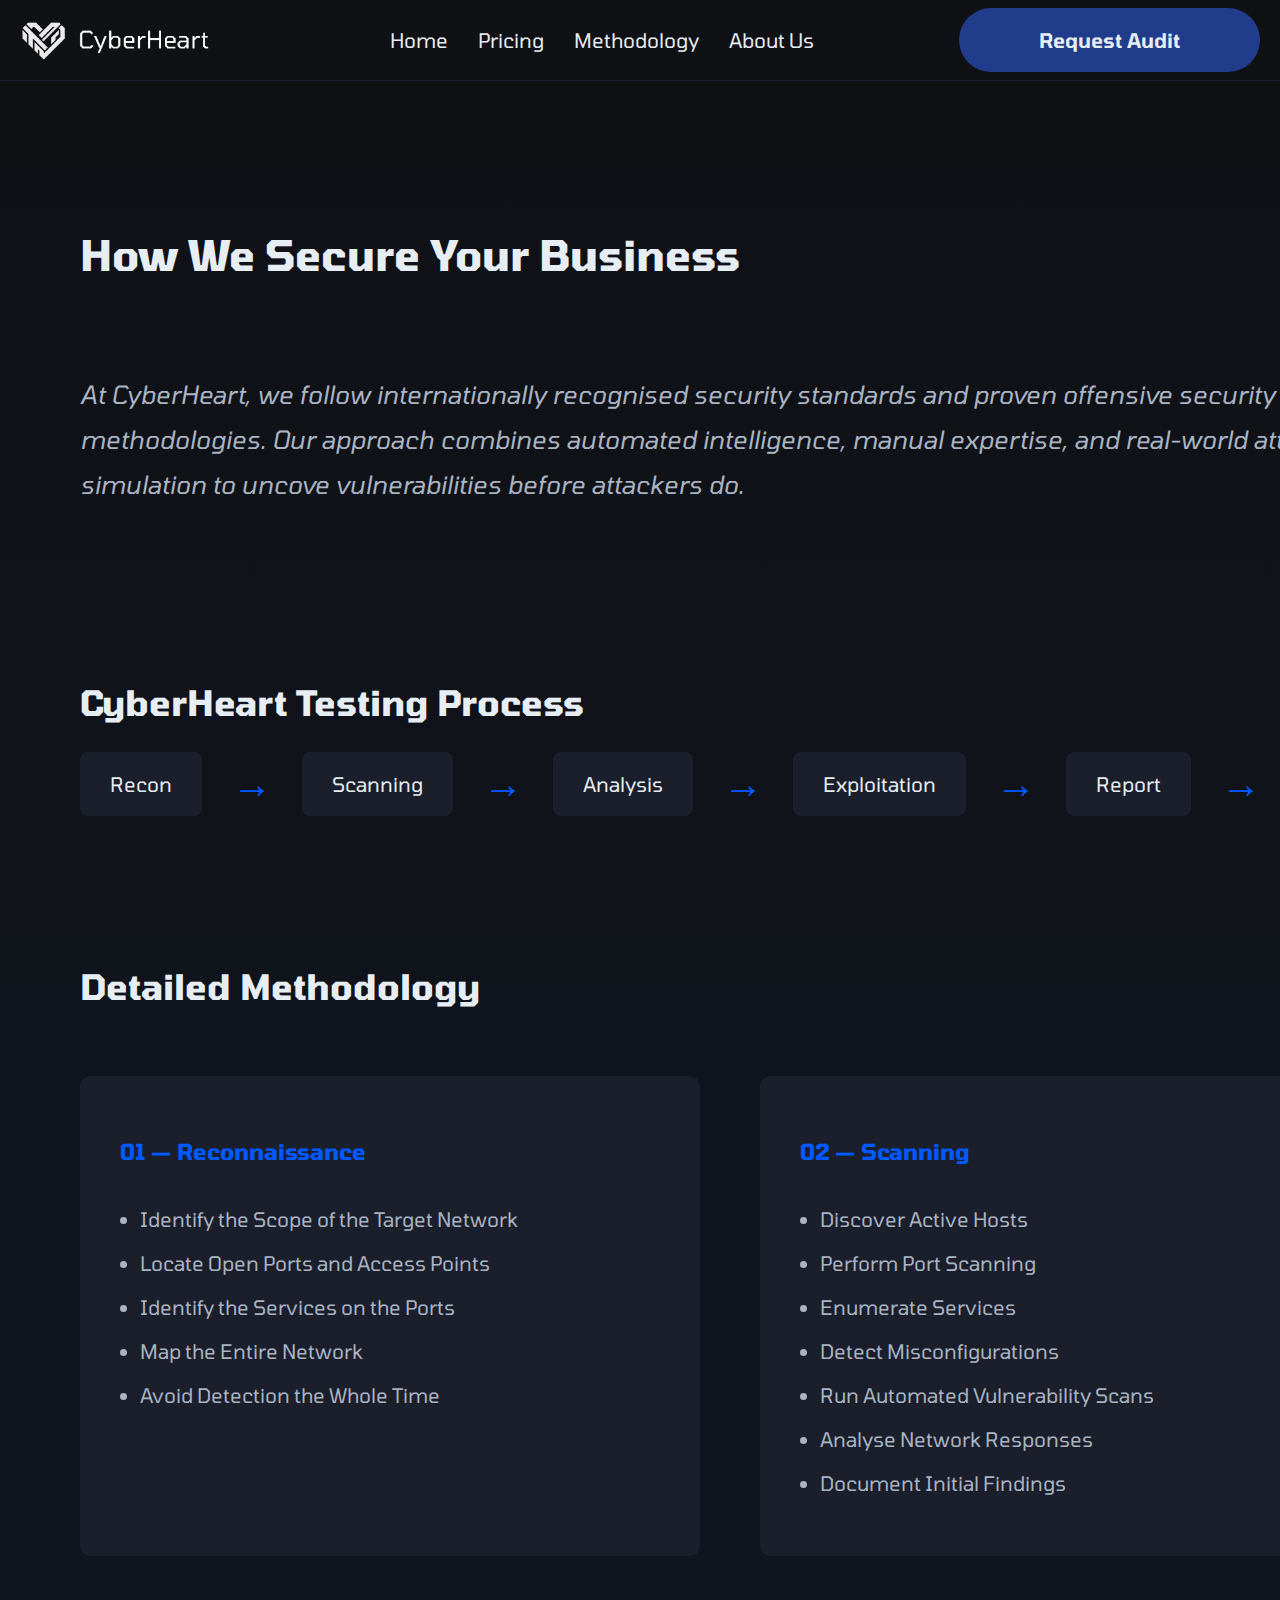
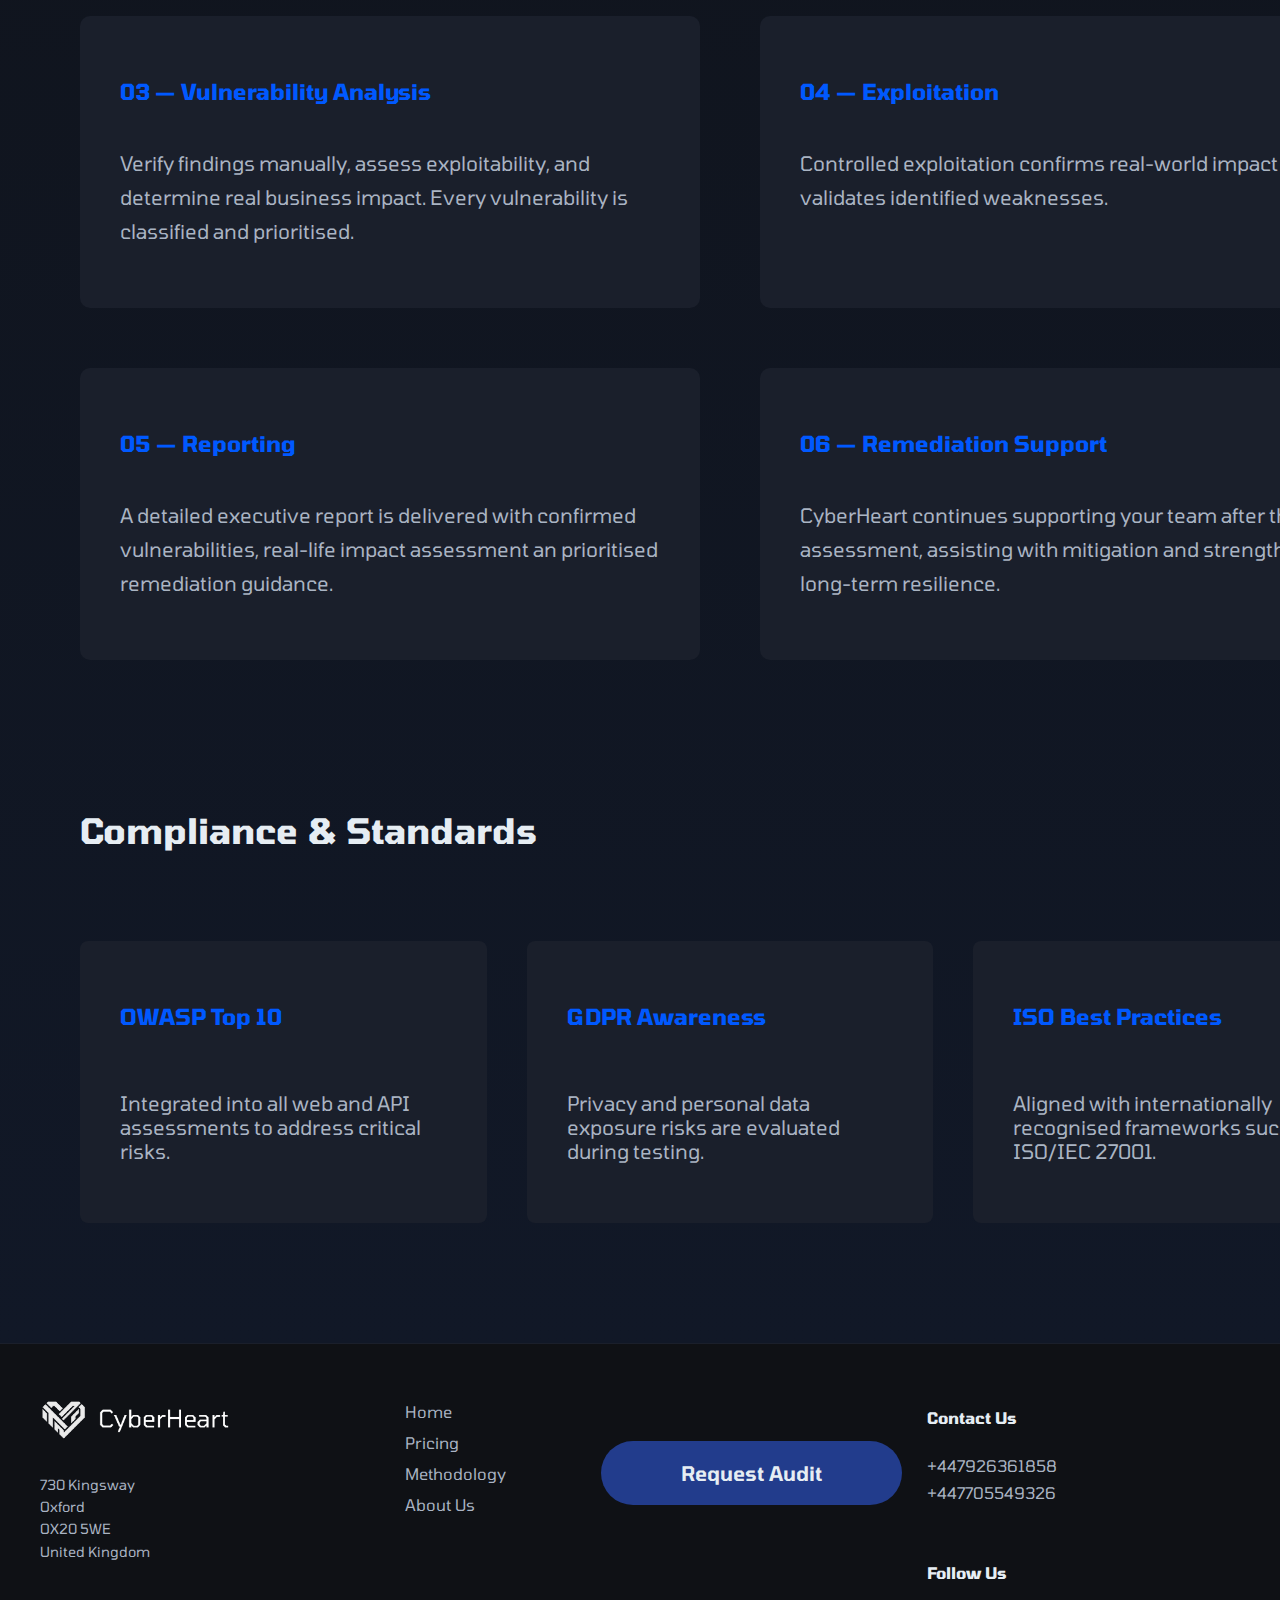
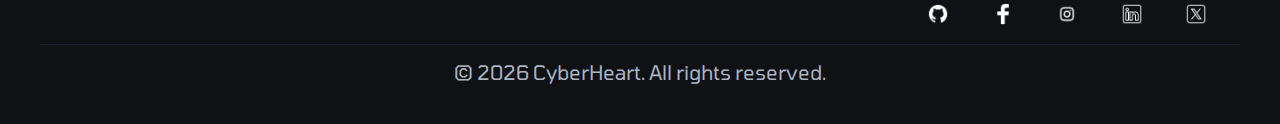
<file: methodology.html>
<!DOCTYPE html>
<html lang="en">
<head>
    <meta charset="UTF-8">
    <meta name="viewport" content="width=device-width, initial-scale=1.0">
    <link rel="stylesheet" href="css/header.css">
    <link rel="stylesheet" href="css/footer.css">
    <link rel="stylesheet" href="css/body.css">
    <link rel="stylesheet" href="css/methodology.css">
    <link rel="preconnect" href="https://fonts.googleapis.com">
    <link rel="preconnect" href="https://fonts.gstatic.com" crossorigin>
    <link href="https://fonts.googleapis.com/css2?family=Tomorrow:ital,wght@0,100;0,200;0,300;0,400;0,500;0,600;0,700;0,800;0,900;1,100;1,200;1,300;1,400;1,500;1,600;1,700;1,800;1,900&display=swap" rel="stylesheet">
    <title>CyberHeart</title>
</head>
<body class="body">
    <header class="header">
        <a href="index.html" class="logo">
            <img src="/img/LogoName.png" alt="CyberHeart Logo">
        </a href>

        <nav class="header_nav">
            <a href="index.html">Home</a>
            <a href="pricing.html">Pricing</a>
            <a href="methodology.html">Methodology</a>
            <a href="about.html">About Us</a>
        </nav>
        
        <div class="btn_audit">
            <a href="audit.html" class="btn_primary">Request Audit</a>
        </div>
    </header>
    
    <main class="methodology">

        <section class="methodology_header">
            <h1>How We Secure Your Business</h1>
            <p>
            At CyberHeart, we follow internationally recognised security standards and proven offensive security methodologies. Our approach combines automated intelligence, manual expertise, and real-world attack simulation to uncove vulnerabilities before attackers do.
            </p>
        </section>

        <section class="chain_section">
            <h2>CyberHeart Testing Process</h2>

            <div class="chain">
                <div class="chain_step">Recon</div>
                <div class="arrow">→</div>
                <div class="chain_step">Scanning</div>
                <div class="arrow">→</div>
                <div class="chain_step">Analysis</div>
                <div class="arrow">→</div>
                <div class="chain_step">Exploitation</div>
                <div class="arrow">→</div>
                <div class="chain_step">Report</div>
                <div class="arrow">→</div>
                <div class="chain_step">Remediation</div>
            </div>
        </section>

        <section class="method_section">

            <h2>Detailed Methodology</h2>

            <div class="method_grid">

                <div class="method_block">
                    <h3>01 — Reconnaissance</h3>
                    <ul>
                        <li>Identify the Scope of the Target Network</li>
                        <li>Locate Open Ports and Access Points</li>
                        <li>Identify the Services on the Ports</li>
                        <li>Map the Entire Network</li>
                        <li>Avoid Detection the Whole Time</li>
                    </ul>
                </div>

                <div class="method_block">
                    <h3>02 — Scanning</h3>
                    <ul>
                        <li>Discover Active Hosts</li>
                        <li>Perform Port Scanning</li>
                        <li>Enumerate Services</li>
                        <li>Detect Misconfigurations</li>
                        <li>Run Automated Vulnerability Scans</li>
                        <li>Analyse Network Responses</li>
                        <li>Document Initial Findings</li>
                    </ul>
                </div>

                <div class="method_block">
                    <h3>03 — Vulnerability Analysis</h3>
                    <p>
                        Verify findings manually, assess exploitability, and determine real business impact. Every vulnerability is classified and prioritised.
                    </p>
                </div>

                <div class="method_block">
                    <h3>04 — Exploitation</h3>
                    <p>
                        Controlled exploitation confirms real-world impact and validates identified weaknesses.
                    </p>
                </div>

                <div class="method_block">
                    <h3>05 — Reporting</h3>
                    <p>
                        A detailed executive report is delivered with confirmed vulnerabilities, real-life impact assessment an prioritised remediation guidance.
                    </p>
                </div>

                <div class="method_block">
                    <h3>06 — Remediation Support</h3>
                    <p>
                        CyberHeart continues supporting your team after the assessment, assisting with mitigation and strengthening long-term resilience.
                    </p>
                </div>

            </div>

        </section>

        <section class="compliance_section">
            <h2>Compliance & Standards</h2>

            <div class="compliance_grid">
                <div class="compliance_card">
                    <h3>OWASP Top 10</h3>
                    <p>Integrated into all web and API assessments to address critical risks.</p>
                </div>

                <div class="compliance_card">
                    <h3>GDPR Awareness</h3>
                    <p>Privacy and personal data exposure risks are evaluated during testing.</p>
                </div>

                <div class="compliance_card">
                    <h3>ISO Best Practices</h3>
                    <p>Aligned with internationally recognised frameworks such as ISO/IEC 27001.</p>
                </div>
            </div>
        </section>

    </main>

    <footer class="footer">
        <div class="footer_logo">
            <img src="img/LogoName.png" alt="CyberHeart Logo">
            <p>
                730 Kingsway <br> Oxford <br> OX20 5WE <br> United Kingdom
            </p>
        </div>

        <div class="footer_nav">
            <a href="index.html">Home</a>
            <a href="pricing.html">Pricing</a>
            <a href="methodology.html">Methodology</a>
            <a href="about.html">About Us</a>
        </div>

        <div class="footer_btn">
            <a href="audit.html" class="footer_audit">Request Audit</a>
        </div>

        <div class="footer_contact">
            <h4 class="footer_titles">Contact Us</h4>
            <p>+447926361858</p>
            <p>+447705549326</p>
        </div>

        <h4 class="footer_follow">Follow Us</h4>
        <div class="social_icons">
            <a href="https://github.com/">
                <img src="/img/github_logo.png" alt="Github Logo">
            </a>
            <a href="https://www.facebook.com/">
                <img src="/img/facebook_logo.png" alt="Facebook Logo">
            </a>
            <a href="https://www.instagram.com/">
                <img src="/img/instagram_logo.png" alt="Instagram Logo">
            </a>
            <a href="https://www.linkedin.com/">
                <img src="/img/linkedin_logo.png" alt="LinkedIn Logo">
            </a>
            <a href="https://x.com/">
                <img src="/img/x_logo.png" alt="X Logo">
            </a>
        </div>
        
        <div class="icon_sources" aria-hidden="true">
            <a target="_blank" href="https://icons8.com/icon/106163/facebook-f">Facebook Logo</a> icon by <a target="_blank" href="https://icons8.com">Icons8</a>  
            <a target="_blank" href="https://icons8.com/icon/106567/github">github logo</a> icon by <a target="_blank" href="https://icons8.com">Icons8</a>
            <a target="_blank" href="https://icons8.com/icon/Iatym1CIDVkh/instagram">Instagram Logo</a> icon by <a target="_blank" href="https://icons8.com">Icons8</a>
            <a target="_blank" href="https://icons8.com/icon/447/linkedin">linkedin logo</a> icon by <a target="_blank" href="https://icons8.com">Icons8</a>
            <a target="_blank" href="https://icons8.com/icon/6Fsj3rv2DCmG/x">x logo</a> icon by <a target="_blank" href="https://icons8.com">Icons8</a> 
        </div>
        
        <div class="footer_bottom">© 2026 CyberHeart. All rights reserved.</div>
    </footer>
</body>
</html>
</file>
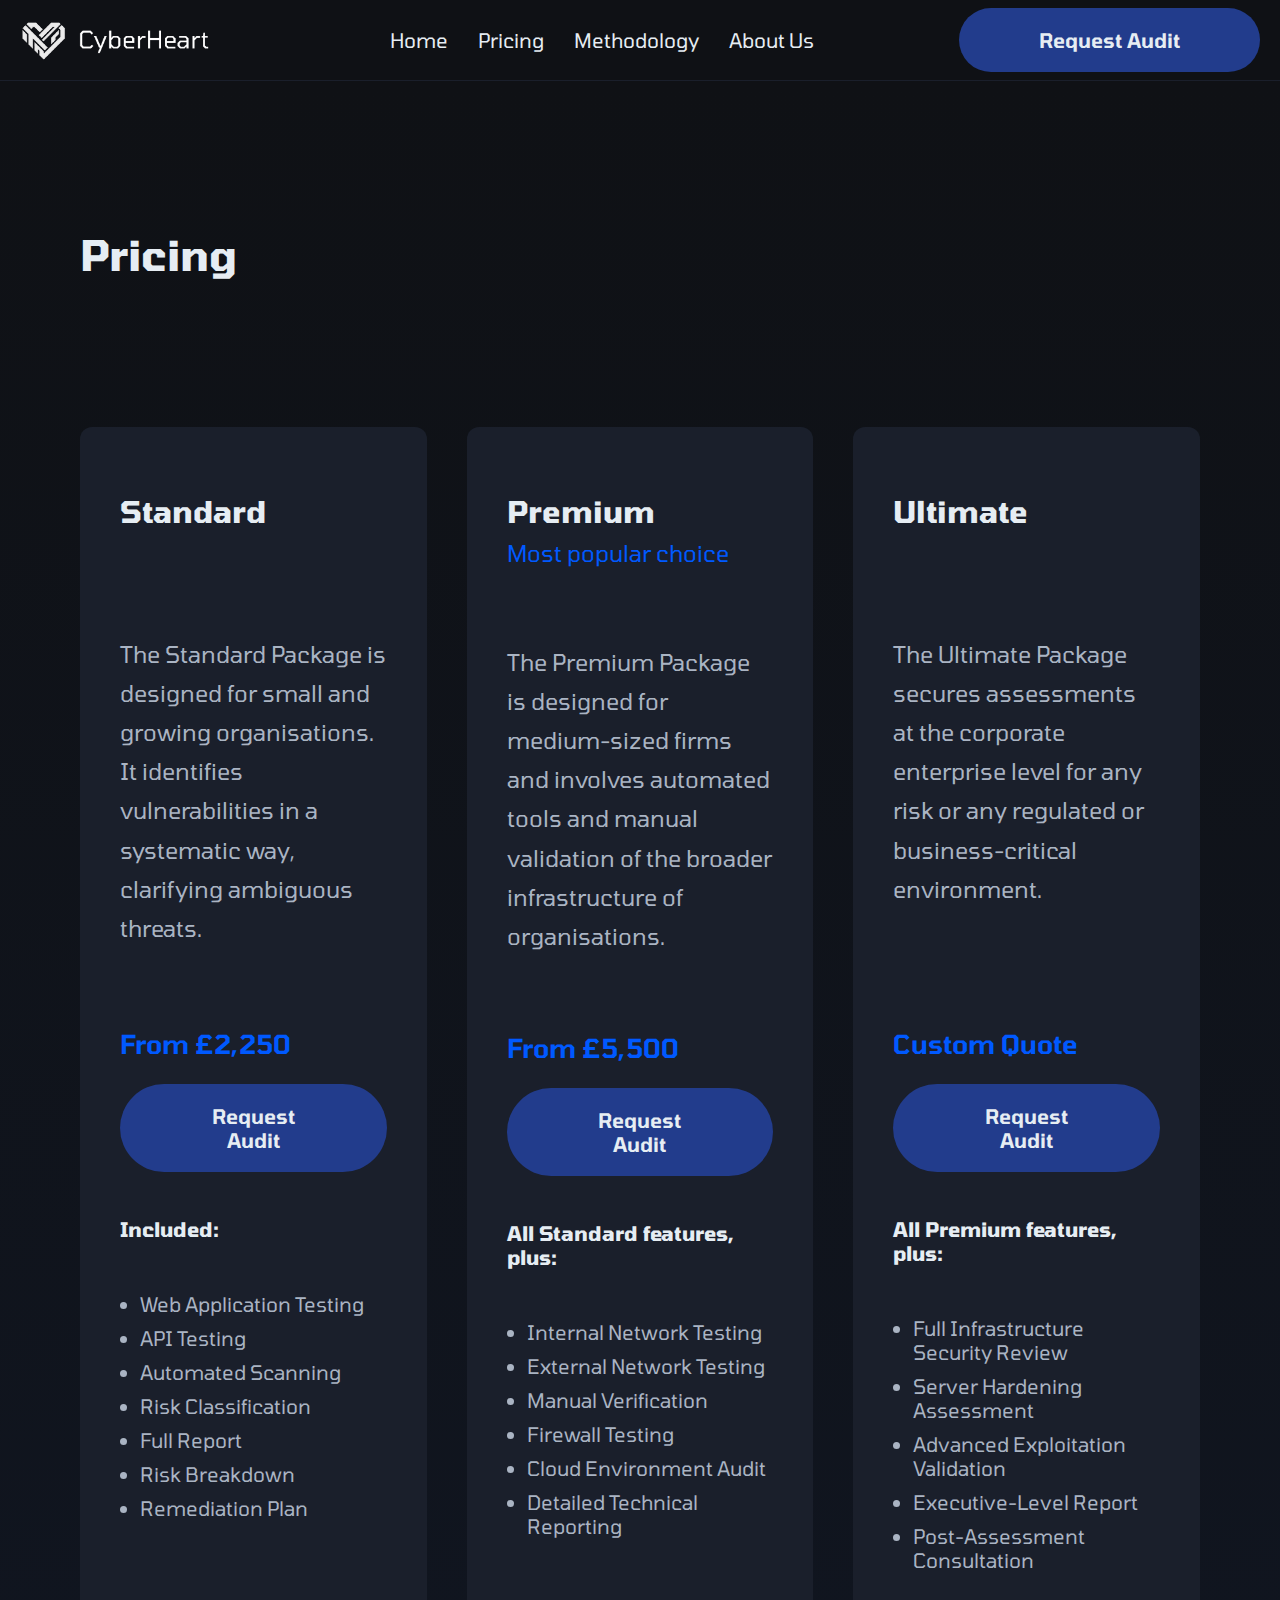
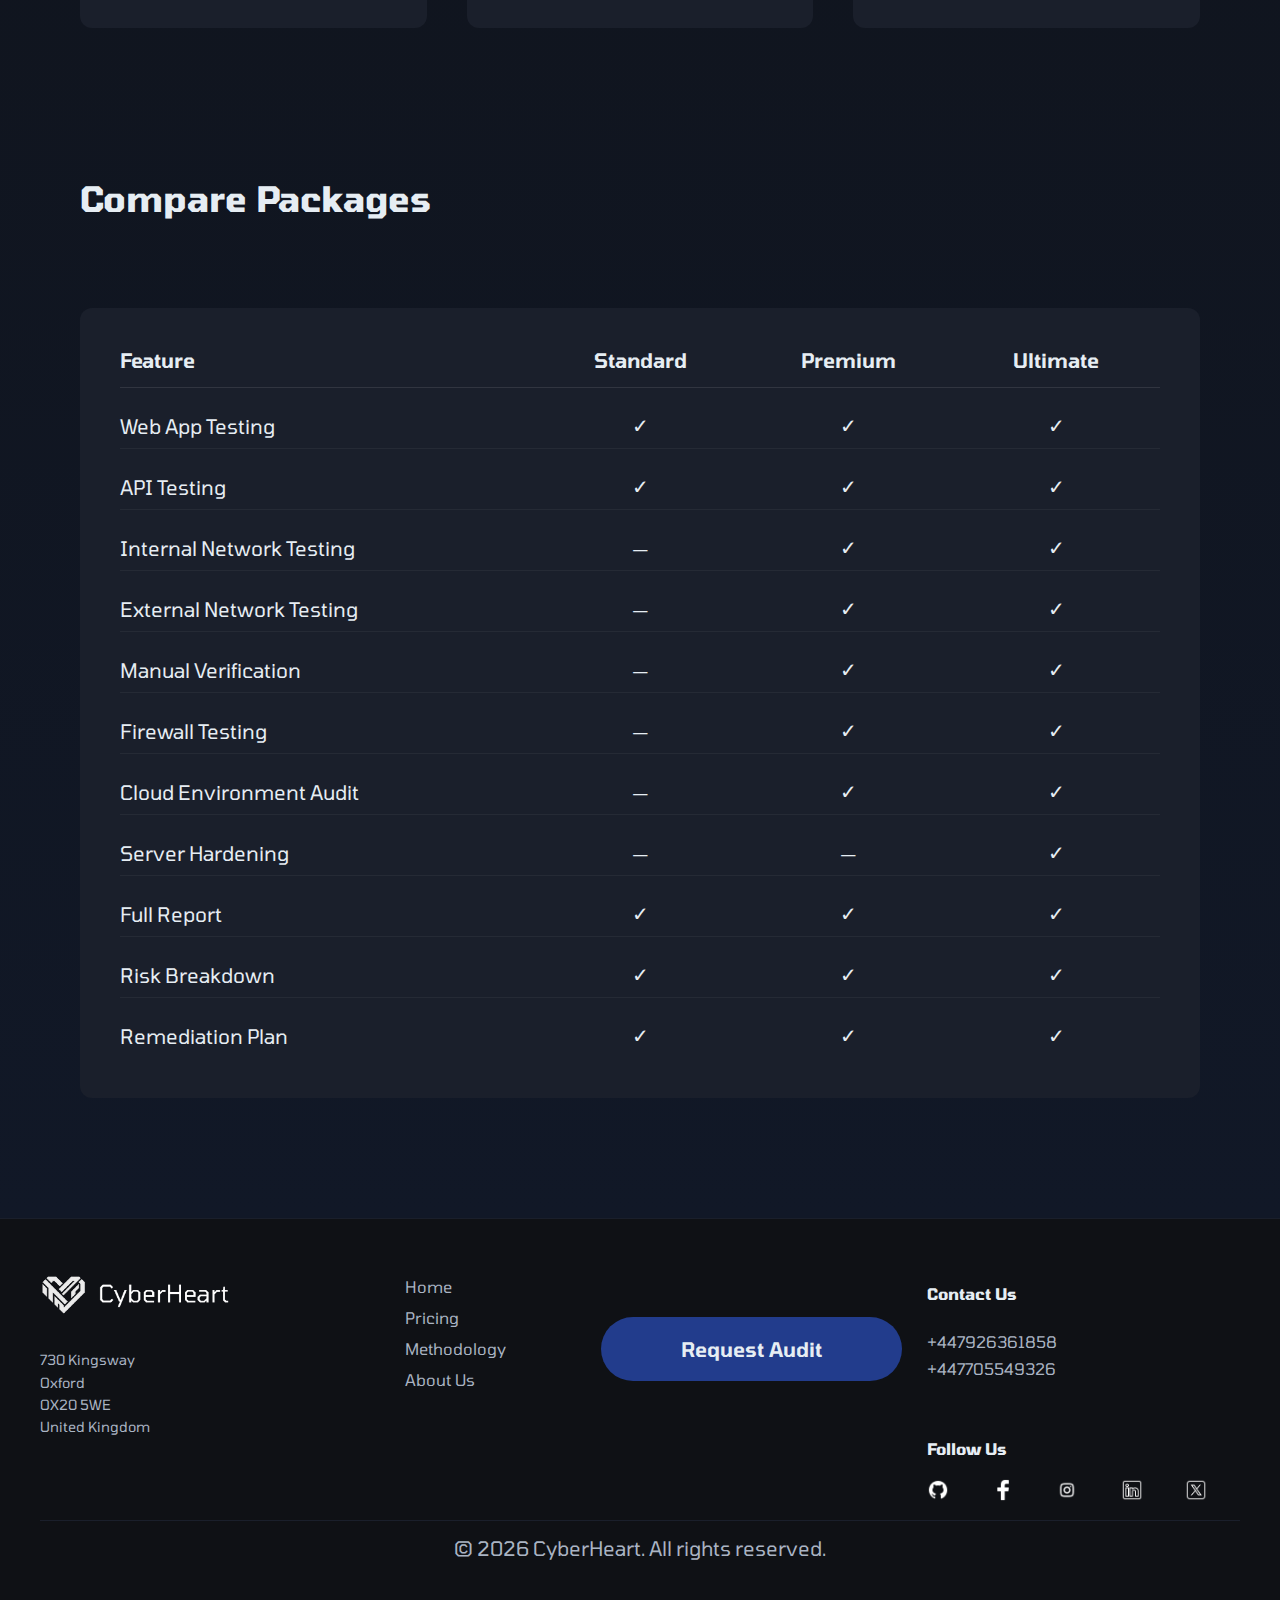
<file: pricing.html>
<!DOCTYPE html>
<html lang="en">
<head>
    <meta charset="UTF-8">
    <meta name="viewport" content="width=device-width, initial-scale=1.0">
    <link rel="stylesheet" href="css/header.css">
    <link rel="stylesheet" href="css/footer.css">
    <link rel="stylesheet" href="css/body.css">
    <link rel="stylesheet" href="css/pricing.css">
    <link rel="preconnect" href="https://fonts.googleapis.com">
    <link rel="preconnect" href="https://fonts.gstatic.com" crossorigin>
    <link href="https://fonts.googleapis.com/css2?family=Tomorrow:ital,wght@0,100;0,200;0,300;0,400;0,500;0,600;0,700;0,800;0,900;1,100;1,200;1,300;1,400;1,500;1,600;1,700;1,800;1,900&display=swap" rel="stylesheet">
    <title>CyberHeart</title>
</head>
<body class="body">
    <header class="header">
        <a href="index.html" class="logo">
            <img src="img/LogoName.png" alt="CyberHeart Logo">
        </a href>

        <nav class="header_nav">
            <a href="index.html">Home</a>
            <a href="pricing.html">Pricing</a>
            <a href="methodology.html">Methodology</a>
            <a href="about.html">About Us</a>
        </nav>
        
        <div class="btn_audit">
            <a href="audit.html" class="btn_primary">Request Audit</a>
        </div>
    </header>
    <main class="pricing">
        <section class="pricing_opening">
            <h1>Pricing</h1>
        </section>

        <section class="pricing_blocks">
            <div class="pricing_block">
                <h2>Standard</h2>
                <p class="block_description">
                    The Standard Package is designed for small and growing organisations. It identifies vulnerabilities in a systematic way, clarifying ambiguous threats.
                </p>
                <div class="block_price">
                    From £2,250
                </div>

                <a href="audit.html" class="btn_secondary">Request Audit</a>

                <div class="block_features">
                    <h3> Included: </h3>
                    <ul>
                        <li>Web Application Testing</li>
                        <li>API Testing</li>
                        <li>Automated Scanning</li>
                        <li>Risk Classification</li>
                        <li>Full Report</li>
                        <li>Risk Breakdown</li>
                        <li>Remediation Plan</li>
                    </ul>
                </div>
            </div>

            <div class="pricing_block">
                <h2>Premium <br> <span class="pricing_choice">Most popular choice</span> </h2>
                <p class="block_description">The Premium Package is designed for medium-sized firms and involves automated tools and manual validation of the broader infrastructure of organisations. </p>
                <div class="block_price">From £5,500</div>
                <a href="audit.html" class="btn_secondary">Request Audit</a>
                <div class="block_features">
                    <h3>All Standard features, plus:</h3>
                    <ul>
                        <li>Internal Network Testing</li>
                        <li>External Network Testing</li>
                        <li>Manual Verification</li>
                        <li>Firewall Testing</li>
                        <li>Cloud Environment Audit</li>
                        <li>Detailed Technical Reporting</li>
                    </ul>
                </div>
            </div>

            <div class="pricing_block">
                <h2>Ultimate</h2>
                <p class="block_description">The Ultimate Package secures assessments at the corporate enterprise level for any risk or any regulated or business-critical environment.</p>
                <div class="block_price">Custom Quote</div>
                <a href="audit.html" class="btn_secondary">Request Audit</a>
                <div class="block_features">
                    <h3> All Premium features, plus: </h3>
                    <ul>
                        <li>Full Infrastructure Security Review</li>
                        <li>Server Hardening Assessment</li>
                        <li>Advanced Exploitation Validation</li>
                        <li>Executive-Level Report</li>
                        <li>Post-Assessment Consultation</li>
                    </ul>
                </div>
            </div>
        </section>

        <section class="pricing_compare">
            <h2>Compare Packages</h2>
            <div class="comparison_block">
                <div class="comparison_header">
                    <div>Feature</div>
                    <div>Standard</div>
                    <div>Premium</div>
                    <div>Ultimate</div>
                </div>

            <div class="comparison_row">
                <div>Web App Testing</div>
                <div>✓</div>
                <div>✓</div>
                <div>✓</div>
            </div>

            <div class="comparison_row">
                <div>API Testing</div>
                <div>✓</div>
                <div>✓</div>
                <div>✓</div>
            </div>

            <div class="comparison_row">
                <div>Internal Network Testing</div>
                <div>—</div>
                <div>✓</div>
                <div>✓</div>
            </div>

            <div class="comparison_row">
                <div>External Network Testing</div>
                <div>—</div>
                <div>✓</div>
                <div>✓</div>
            </div>

            <div class="comparison_row">
                <div>Manual Verification</div>
                <div>—</div>
                <div>✓</div>
                <div>✓</div>
            </div>

            <div class="comparison_row">
                <div>Firewall Testing</div>
                <div>—</div>
                <div>✓</div>
                <div>✓</div>
            </div>

            <div class="comparison_row">
                <div>Cloud Environment Audit</div>
                <div>—</div>
                <div>✓</div>
                <div>✓</div>
            </div>

            <div class="comparison_row">
                <div>Server Hardening</div>
                <div>—</div>
                <div>—</div>
                <div>✓</div>
            </div>

            <div class="comparison_row">
                <div>Full Report</div>
                <div>✓</div>
                <div>✓</div>
                <div>✓</div>
            </div>

            <div class="comparison_row">
                <div>Risk Breakdown</div>
                <div>✓</div>
                <div>✓</div>
                <div>✓</div>
            </div>

            <div class="comparison_row">
                <div>Remediation Plan</div>
                <div>✓</div>
                <div>✓</div>
                <div>✓</div>
            </div>
            </div>
        </section>
    </main>

    <footer class="footer">
        <div class="footer_logo">
            <img src="img/LogoName.png" alt="CyberHeart Logo">
            <p>
                730 Kingsway <br> Oxford <br> OX20 5WE <br> United Kingdom
            </p>
        </div>

        <div class="footer_nav">
            <a href="index.html">Home</a>
            <a href="pricing.html">Pricing</a>
            <a href="methodology.html">Methodology</a>
            <a href="about.html">About Us</a>
        </div>

        <div class="footer_btn">
            <a href="audit.html" class="footer_audit">Request Audit</a>
        </div>

        <div class="footer_contact">
            <h4 class="footer_titles">Contact Us</h4>
            <p>+447926361858</p>
            <p>+447705549326</p>
        </div>

        <h4 class="footer_follow">Follow Us</h4>
        <div class="social_icons">
            <a href="https://github.com/">
                <img src="img/github_logo.png" alt="Github Logo">
            </a>
            <a href="https://www.facebook.com/">
                <img src="img/facebook_logo.png" alt="Facebook Logo">
            </a>
            <a href="https://www.instagram.com/">
                <img src="img/instagram_logo.png" alt="Instagram Logo">
            </a>
            <a href="https://www.linkedin.com/">
                <img src="img/linkedin_logo.png" alt="LinkedIn Logo">
            </a>
            <a href="https://x.com/">
                <img src="img/x_logo.png" alt="X Logo">
            </a>
        </div>
        
        <div class="icon_sources" aria-hidden="true">
            <a target="_blank" href="https://icons8.com/icon/106163/facebook-f">Facebook Logo</a> icon by <a target="_blank" href="https://icons8.com">Icons8</a>  
            <a target="_blank" href="https://icons8.com/icon/106567/github">github logo</a> icon by <a target="_blank" href="https://icons8.com">Icons8</a>
            <a target="_blank" href="https://icons8.com/icon/Iatym1CIDVkh/instagram">Instagram Logo</a> icon by <a target="_blank" href="https://icons8.com">Icons8</a>
            <a target="_blank" href="https://icons8.com/icon/447/linkedin">linkedin logo</a> icon by <a target="_blank" href="https://icons8.com">Icons8</a>
            <a target="_blank" href="https://icons8.com/icon/6Fsj3rv2DCmG/x">x logo</a> icon by <a target="_blank" href="https://icons8.com">Icons8</a> 
        </div>
        
        <div class="footer_bottom">© 2026 CyberHeart. All rights reserved.</div>
    </footer>
</body>
</html>
</file>
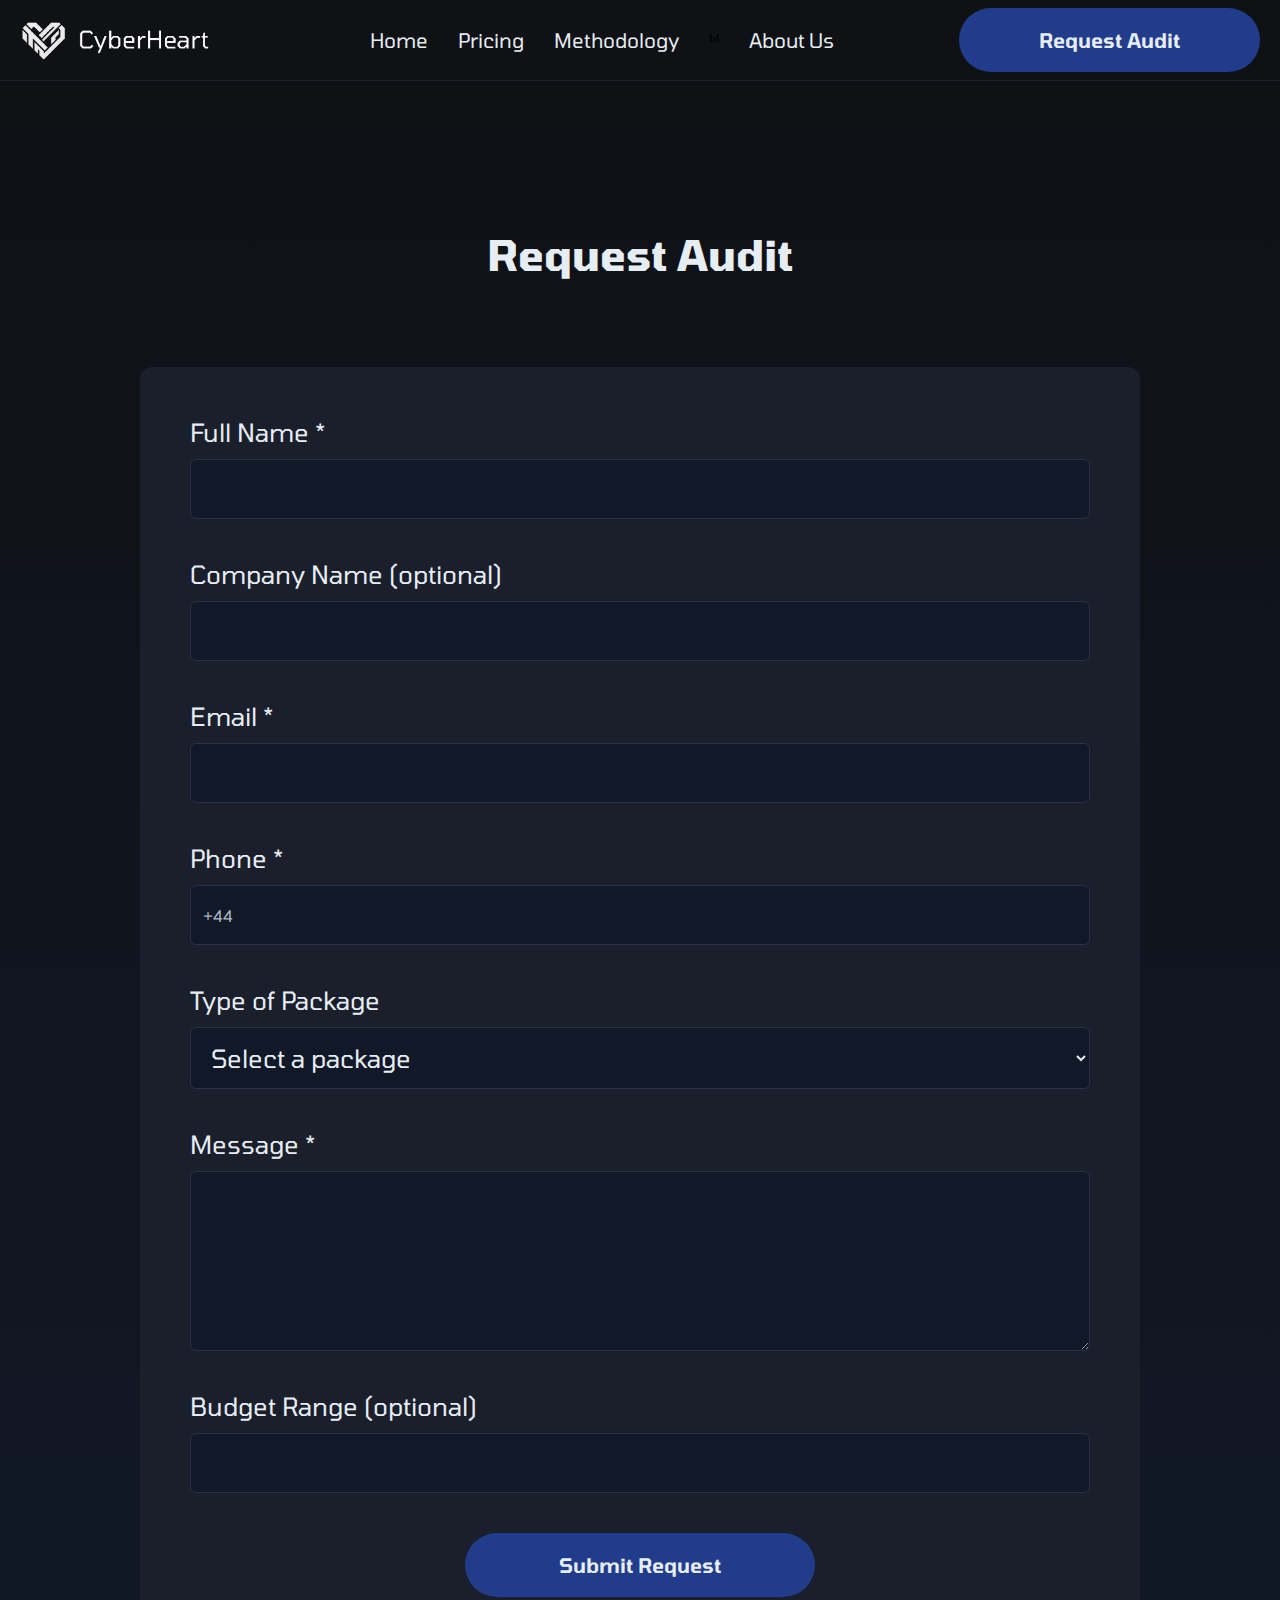
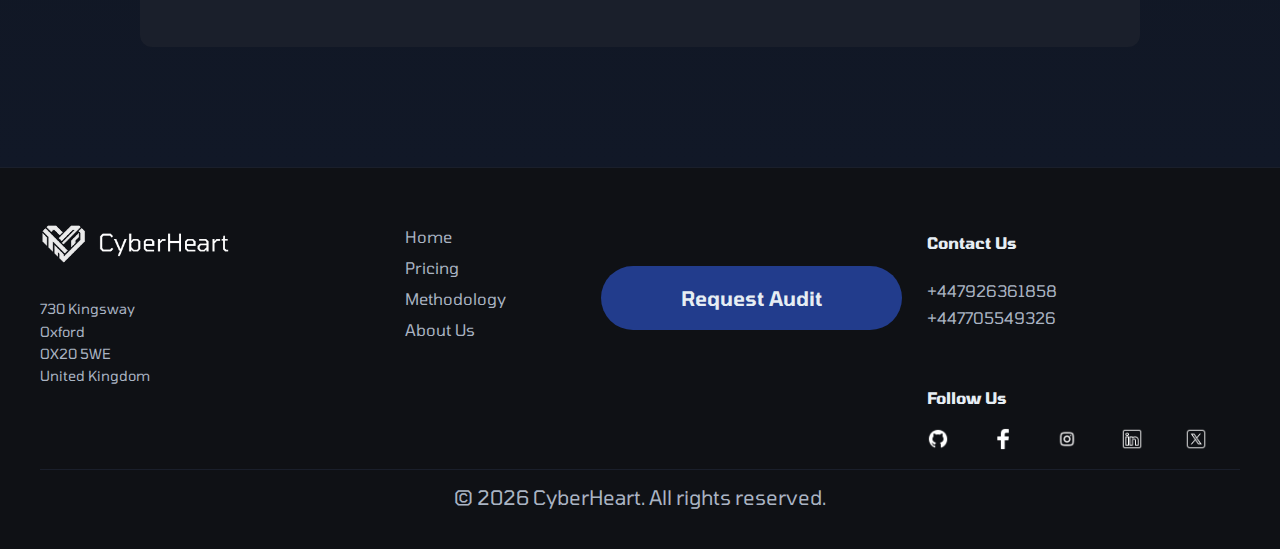
<file: html/Audit.html>
<!DOCTYPE html>
<html lang="en">
<head>
    <meta charset="UTF-8">
    <meta name="viewport" content="width=device-width, initial-scale=1.0">
    <link rel="stylesheet" href="/css/header.css">
    <link rel="stylesheet" href="/css/footer.css">
    <link rel="stylesheet" href="/css/body.css">
    <link rel="stylesheet" href="/css/audit.css">
    <link rel="preconnect" href="https://fonts.googleapis.com">
    <link rel="preconnect" href="https://fonts.gstatic.com" crossorigin>
    <link href="https://fonts.googleapis.com/css2?family=Tomorrow:ital,wght@0,100;0,200;0,300;0,400;0,500;0,600;0,700;0,800;0,900;1,100;1,200;1,300;1,400;1,500;1,600;1,700;1,800;1,900&display=swap" rel="stylesheet">
    <title>CyberHeart</title>
</head>
<body class="body">
    <header class="header">
        <a href="/html/Home.html" class="logo">
            <img src="/img/LogoName.png" alt="CyberHeart Logo">
        </a href>

        <nav class="header_nav">
            <a href="/html/Home.html">Home</a>
            <a href="/html/Pricing.html">Pricing</a>
            <a href="/html/Methodology.html">Methodology</a>ы
            <a href="/html/About.html">About Us</a>
        </nav>
        
        <div class="btn_audit">
            <a href="/html/Audit.html" class="btn_primary">Request Audit</a>
        </div>
    </header>

    <main class="audit">
        <section class="audit_section">
            <h1>Request Audit</h1>
            <form class="audit_form">
                <div class="form_group">
                    <label for="full_name">Full Name *</label>
                    <input type="text" id="full_name" name="full_name" required>
                </div>
                <div class="form_group">
                    <label for="company">Company Name (optional)</label>
                    <input type="text" id="company" name="company">
                </div>
                <div class="form_group">
                    <label for="email">Email *</label>
                    <input type="text" id="email" name="email" required>
                </div>
                <div class="form_group">
                    <label for="phone">Phone *</label>
                    <div class="phone_input">
                        <span>+44</span>
                        <input type="tel" id="phone" name="phone" required>
                    </div>
                </div>
                <div class="form_group">
                    <label for="package">Type of Package</label>
                    <select name="package" id="package" required>
                        <option value="">Select a package</option>
                        <option>Standard</option>
                        <option>Premium</option>
                        <option>Ultimate</option>
                    </select>
                </div>
                <div class="form_group full_width">
                        <label for="message">Message *</label>
                        <textarea id="message" name="message" rows="5" required> </textarea>
                </div>
                <div class="form_group">
                    <label for="budget">Budget Range (optional)</label>
                    <input type="text" id="budget" name="budget"> 
                </div>
                <div class="form_group form_submit">
                    <button type="submit" class="btn_submit">Submit Request</button>
                </div>

            </form>
        </section>
    </main>

    <footer class="footer">
        <div class="footer_logo">
            <img src="/img/LogoName.png" alt="CyberHeart Logo">
            <p>
                730 Kingsway <br> Oxford <br> OX20 5WE <br> United Kingdom
            </p>
        </div>

        <div class="footer_nav">
            <a href="/html/Home.html">Home</a>
            <a href="/html/Pricing.html">Pricing</a>
            <a href="/html/Methodology.html">Methodology</a>
            <a href="/html/About.html">About Us</a>
        </div>

        <div class="footer_btn">
            <a href="/html/Audit.html" class="footer_audit">Request Audit</a>
        </div>

        <div class="footer_contact">
            <h4 class="footer_titles">Contact Us</h4>
            <p>+447926361858</p>
            <p>+447705549326</p>
        </div>

        <h4 class="footer_follow">Follow Us</h4>
        <div class="social_icons">
            <a href="https://github.com/">
                <img src="/img/github_logo.png" alt="Github Logo">
            </a>
            <a href="https://www.facebook.com/">
                <img src="/img/facebook_logo.png" alt="Facebook Logo">
            </a>
            <a href="https://www.instagram.com/">
                <img src="/img/instagram_logo.png" alt="Instagram Logo">
            </a>
            <a href="https://www.linkedin.com/">
                <img src="/img/linkedin_logo.png" alt="LinkedIn Logo">
            </a>
            <a href="https://x.com/">
                <img src="/img/x_logo.png" alt="X Logo">
            </a>
        </div>
        
        <div class="icon_sources" aria-hidden="true">
            <a target="_blank" href="https://icons8.com/icon/106163/facebook-f">Facebook Logo</a> icon by <a target="_blank" href="https://icons8.com">Icons8</a>  
            <a target="_blank" href="https://icons8.com/icon/106567/github">github logo</a> icon by <a target="_blank" href="https://icons8.com">Icons8</a>
            <a target="_blank" href="https://icons8.com/icon/Iatym1CIDVkh/instagram">Instagram Logo</a> icon by <a target="_blank" href="https://icons8.com">Icons8</a>
            <a target="_blank" href="https://icons8.com/icon/447/linkedin">linkedin logo</a> icon by <a target="_blank" href="https://icons8.com">Icons8</a>
            <a target="_blank" href="https://icons8.com/icon/6Fsj3rv2DCmG/x">x logo</a> icon by <a target="_blank" href="https://icons8.com">Icons8</a> 
        </div>
        
        <div class="footer_bottom">© 2026 CyberHeart. All rights reserved.</div>
    </footer>
</body>
</html>
</file>
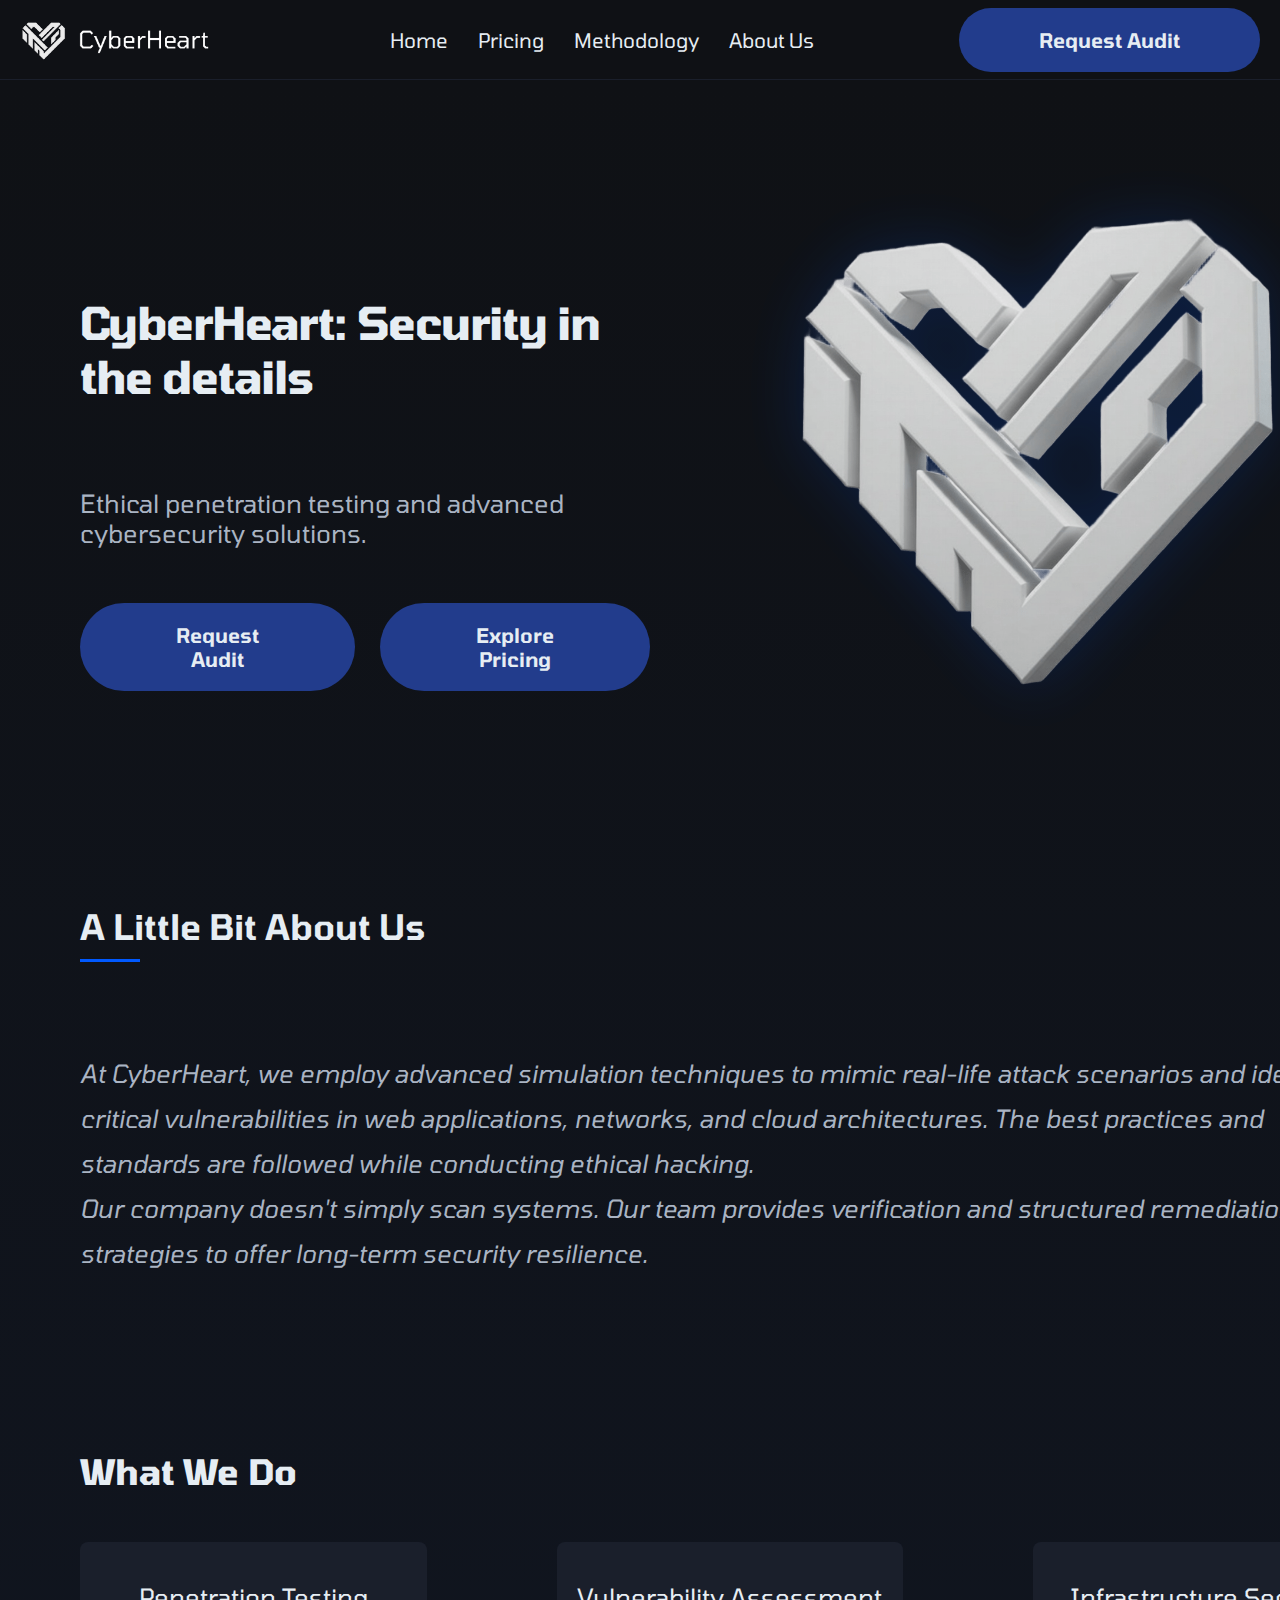
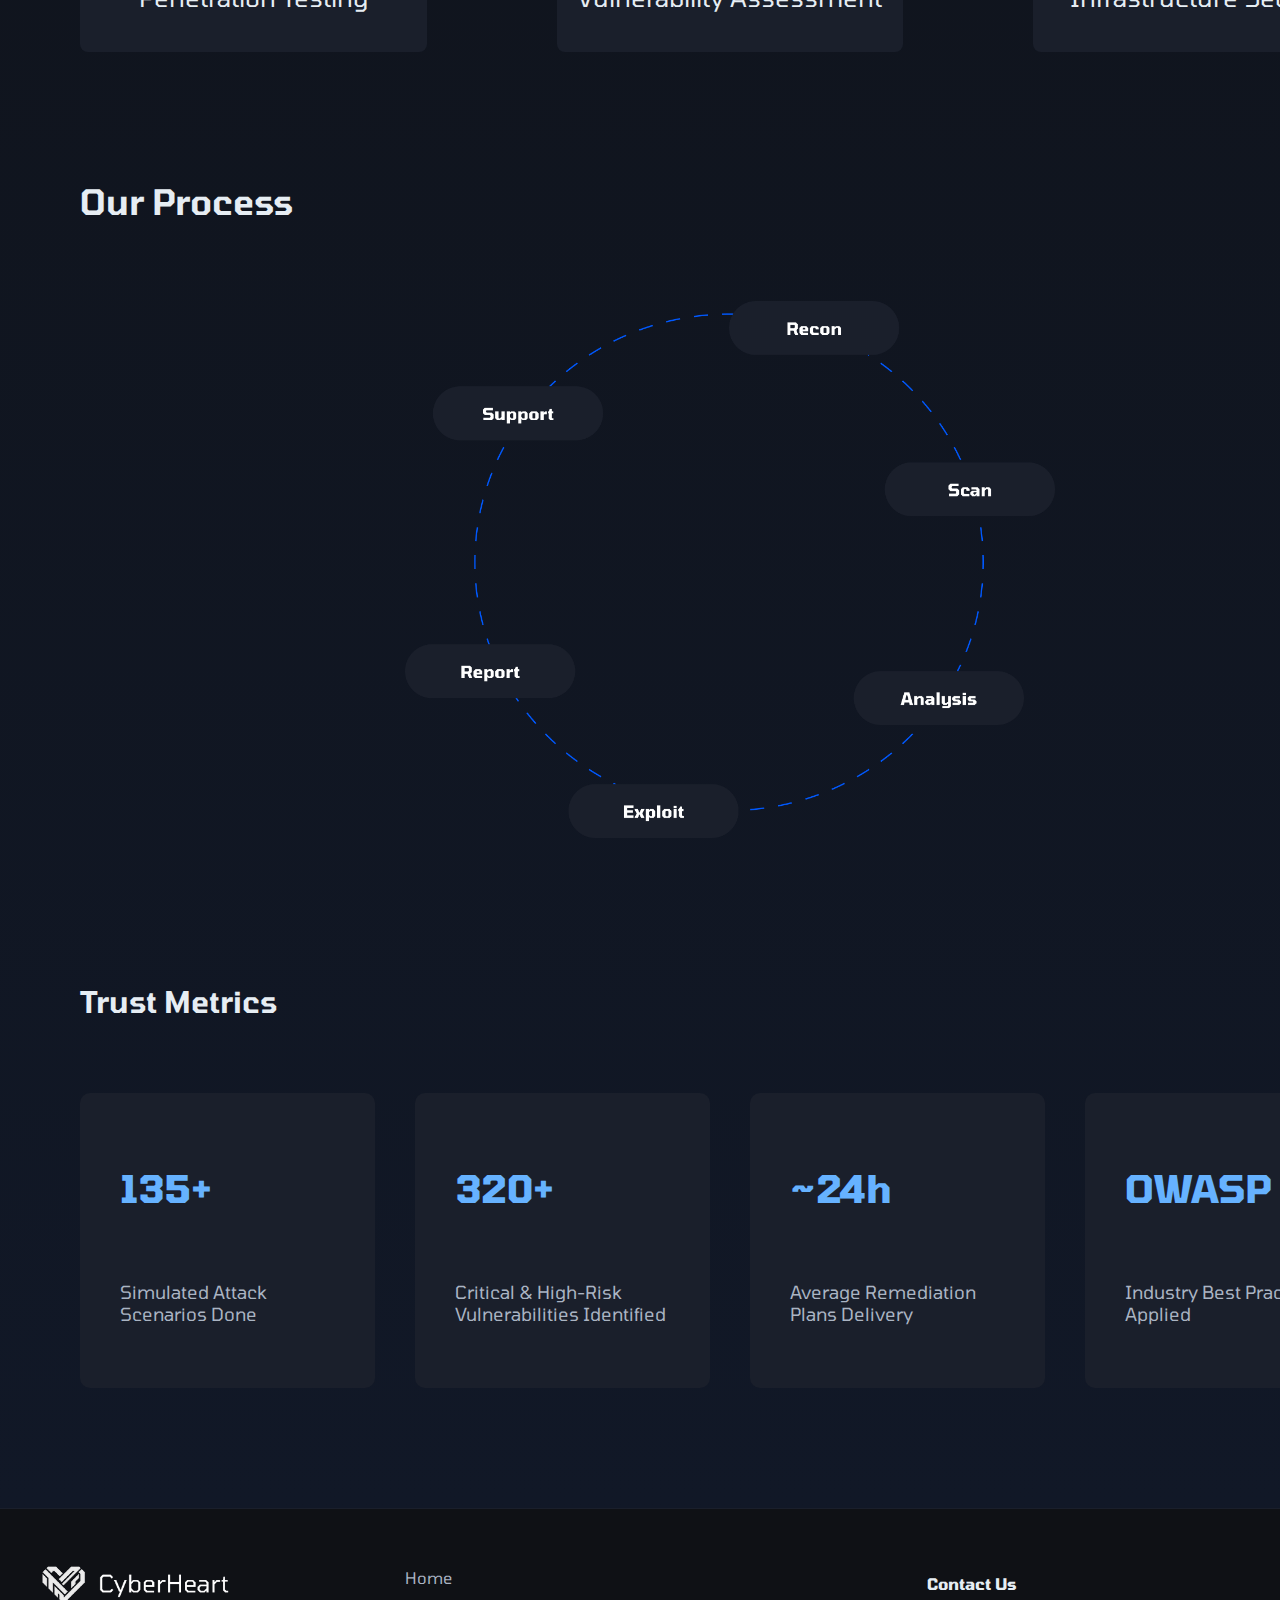
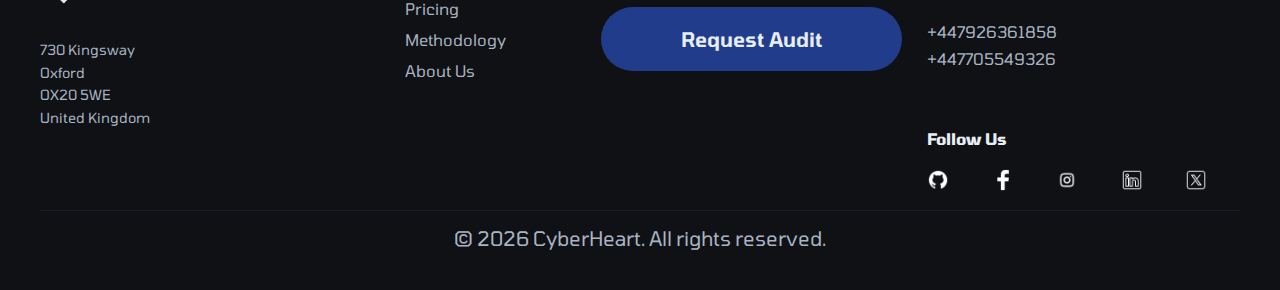
<file: html/Home.html>
<!DOCTYPE html>
<html lang="en">
<head>
    <meta charset="UTF-8">
    <meta name="viewport" content="width=device-width, initial-scale=1.0">
    <link rel="stylesheet" href="/css/header.css">
    <link rel="stylesheet" href="/css/footer.css">
    <link rel="stylesheet" href="/css/body.css">
    <link rel="stylesheet" href="/css/home.css">
    <link rel="preconnect" href="https://fonts.googleapis.com">
    <link rel="preconnect" href="https://fonts.gstatic.com" crossorigin>
    <link href="https://fonts.googleapis.com/css2?family=Tomorrow:ital,wght@0,100;0,200;0,300;0,400;0,500;0,600;0,700;0,800;0,900;1,100;1,200;1,300;1,400;1,500;1,600;1,700;1,800;1,900&display=swap" rel="stylesheet">

    <title>CyberHeart</title>
</head>
<body class="body">
    <header class="header">
        <a href="/html/Home.html" class="logo">
            <img src="/img/LogoName.png" alt="CyberHeart Logo">
        </a href>

        <nav class="header_nav">
            <a href="/html/Home.html">Home</a>
            <a href="/html/Pricing.html">Pricing</a>
            <a href="/html/Methodology.html">Methodology</a>    
            <a href="/html/About.html">About Us</a>
        </nav>
        
        <div class="btn_audit">
            <a href="/html/Audit.html" class="btn_primary">Request Audit</a>
        </div>
    </header>
    <main class="home">
        <section class="hero">
            <div class="hero_text">
                <h1>CyberHeart: Security in the details</h1>
                <p>Ethical penetration testing and advanced cybersecurity solutions.</p>
                <div class="hero_buttons">
                    <a href="/html/Audit.html" class="btn_home">Request Audit</a>
                    <a href="/html/Pricing.html" class="btn_home">Explore Pricing</a>
                </div>
            </div>
            
            <div class="hero_logo">
                <img src="/img/logo3d.png" alt="CyberHeart">
            </div>
        </section>

        <section class="about_short">
            <h2 class="about_header">A Little Bit About Us</h1>
            <p>
                At CyberHeart, we employ advanced simulation techniques to mimic real-life attack scenarios and identify critical vulnerabilities in web applications, networks, and cloud architectures. The best practices and standards are followed while conducting ethical hacking. <br> Our company doesn't simply scan systems. Our team provides verification and structured remediation strategies to offer long-term security resilience.
            </p>
        </section>

        <section class="services_short">
            <h2 class="service_header">What We Do</h2>
            <div class="service_box">Penetration Testing</div>
            <div class="service_box">Vulnerability Assessment</div>
            <div class="service_box">Infrastructure Security</div>
        </section>

        <section class="process">
            <h2 class="process_header">Our Process</h2>

            <div class="process_image">
                <img src="/img/SDLC.png" alt="SDLC">
            </div>

        </section>

        <section class="stats">
            <h2 class="stats_header">Trust Metrics</h2>

            <div class="stats_row">

                <div class="stat_box">
                    <h2>135+</h2>
                    <p>Simulated Attack Scenarios Done</p>
                </div>

                <div class="stat_box">
                    <h2>320+</h2>
                    <p>Critical & High-Risk Vulnerabilities Identified</p>
                </div>

                <div class="stat_box">
                    <h2>~24h</h2>
                    <p>Average Remediation Plans Delivery</p>
                </div>

                <div class="stat_box">
                    <h2>OWASP</h2>
                    <p>Industry Best Practices Applied</p>
                </div>
            </div>
        </section>
    </main>
    <footer class="footer">
        <div class="footer_logo">
            <img src="/img/LogoName.png" alt="CyberHeart Logo">
            <p>
                730 Kingsway <br> Oxford <br> OX20 5WE <br> United Kingdom
            </p>
        </div>

        <div class="footer_nav">
            <a href="/html/Home.html">Home</a>
            <a href="/html/Pricing.html">Pricing</a>
            <a href="/html/Methodology.html">Methodology</a>
            <a href="/html/About.html">About Us</a>
        </div>

        <div class="footer_btn">
            <a href="/html/Audit.html" class="footer_audit">Request Audit</a>
        </div>

        <div class="footer_contact">
            <h4 class="footer_titles">Contact Us</h4>
            <p>+447926361858</p>
            <p>+447705549326</p>
        </div>

        <h4 class="footer_follow">Follow Us</h4>
        <div class="social_icons">
            <a href="https://github.com/">
                <img src="/img/github_logo.png" alt="Github Logo">
            </a>
            <a href="https://www.facebook.com/">
                <img src="/img/facebook_logo.png" alt="Facebook Logo">
            </a>
            <a href="https://www.instagram.com/">
                <img src="/img/instagram_logo.png" alt="Instagram Logo">
            </a>
            <a href="https://www.linkedin.com/">
                <img src="/img/linkedin_logo.png" alt="LinkedIn Logo">
            </a>
            <a href="https://x.com/">
                <img src="/img/x_logo.png" alt="X Logo">
            </a>
        </div>
        
        <div class="icon_sources" aria-hidden="true">
            <a target="_blank" href="https://icons8.com/icon/106163/facebook-f">Facebook Logo</a> icon by <a target="_blank" href="https://icons8.com">Icons8</a>  
            <a target="_blank" href="https://icons8.com/icon/106567/github">github logo</a> icon by <a target="_blank" href="https://icons8.com">Icons8</a>
            <a target="_blank" href="https://icons8.com/icon/Iatym1CIDVkh/instagram">Instagram Logo</a> icon by <a target="_blank" href="https://icons8.com">Icons8</a>
            <a target="_blank" href="https://icons8.com/icon/447/linkedin">linkedin logo</a> icon by <a target="_blank" href="https://icons8.com">Icons8</a>
            <a target="_blank" href="https://icons8.com/icon/6Fsj3rv2DCmG/x">x logo</a> icon by <a target="_blank" href="https://icons8.com">Icons8</a> 
        </div>
        
        <div class="footer_bottom">© 2026 CyberHeart. All rights reserved.</div>
    </footer>
</body>
</html>
</file>
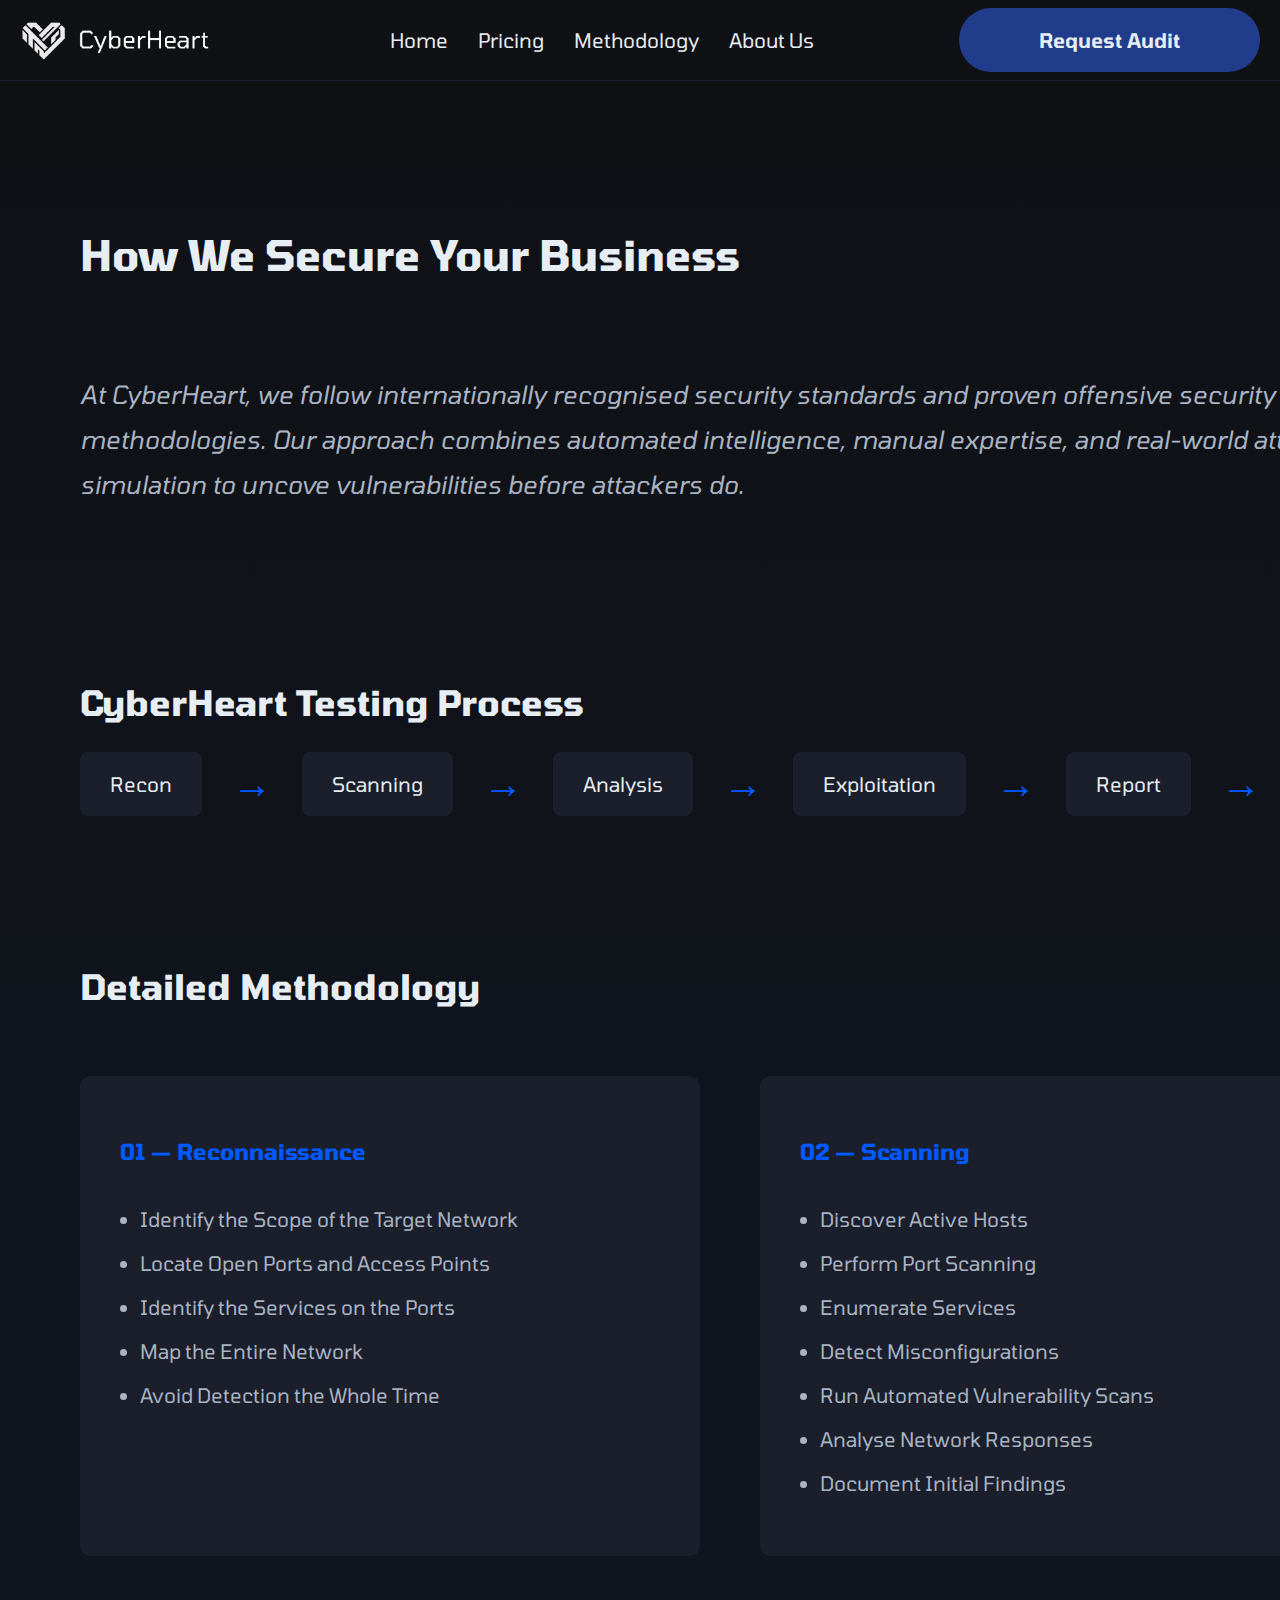
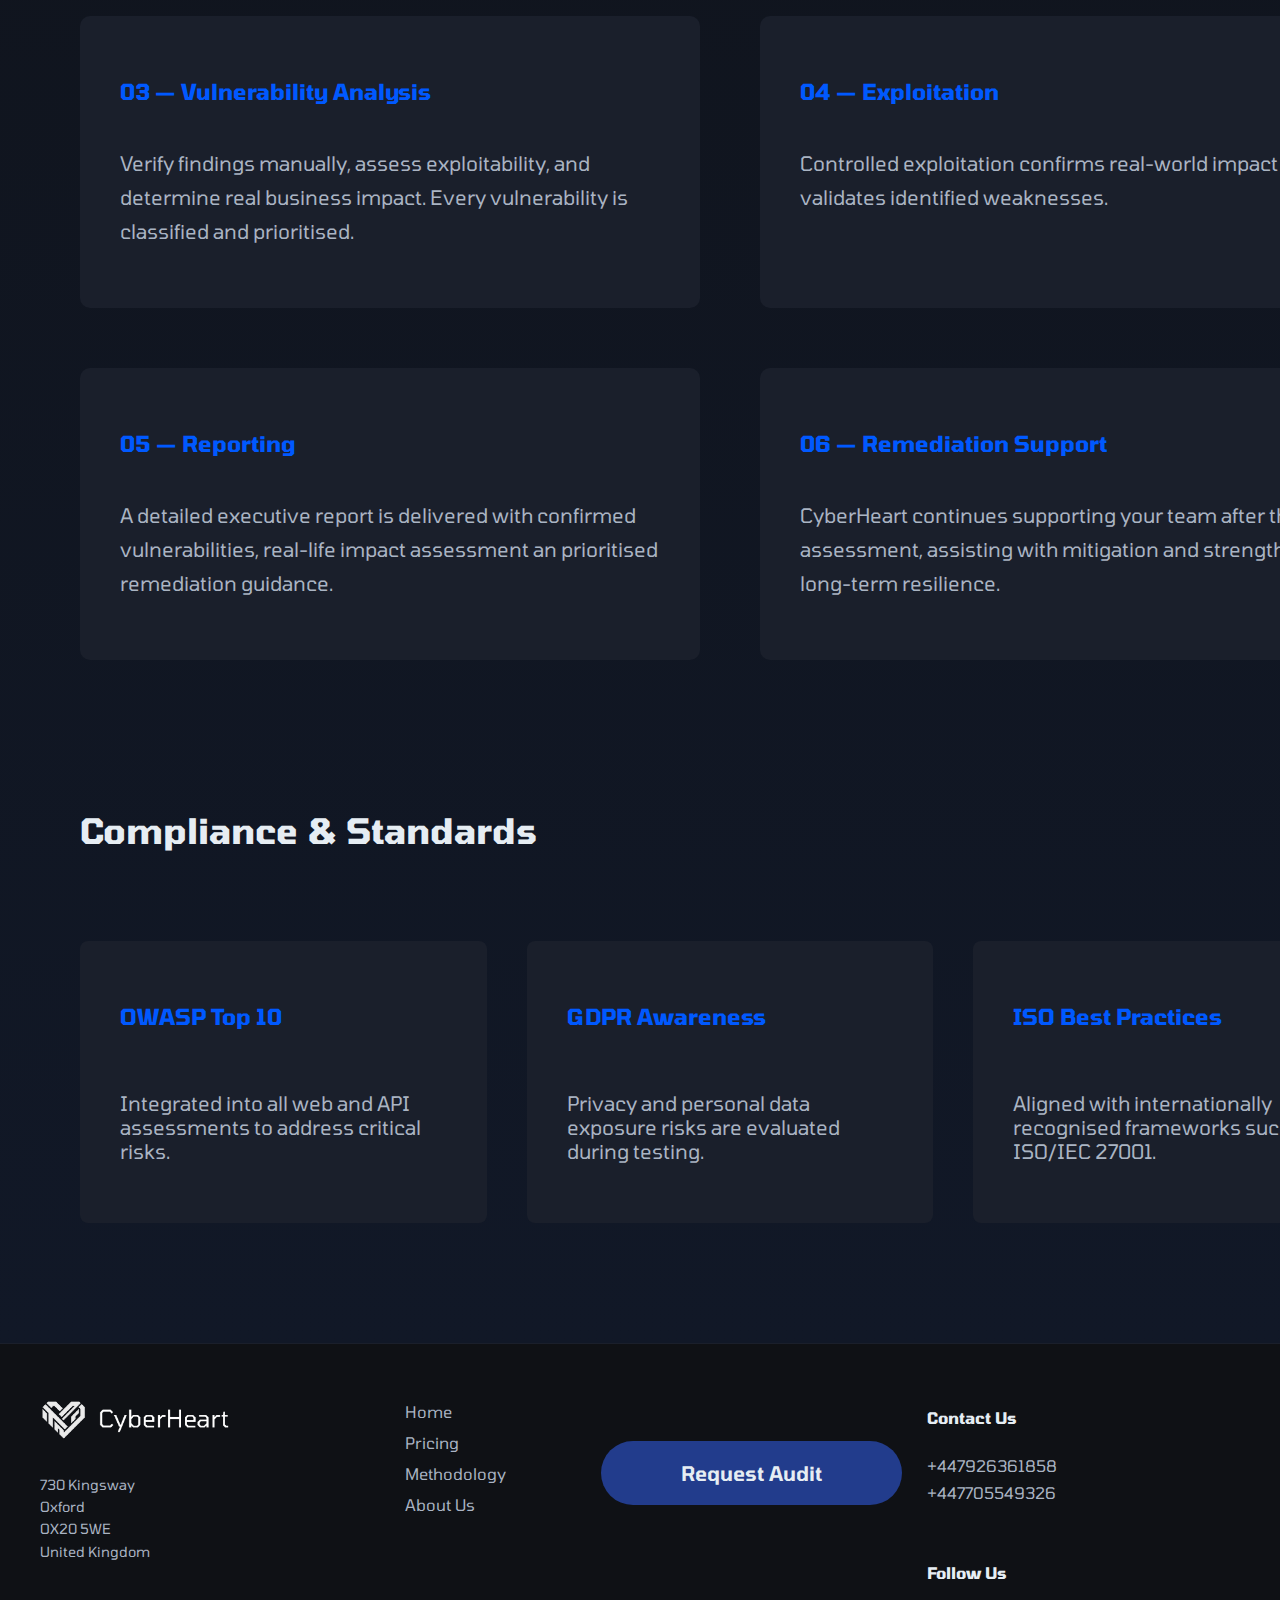
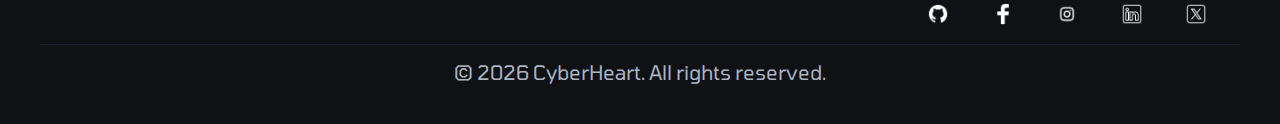
<file: html/Methodology.html>
<!DOCTYPE html>
<html lang="en">
<head>
    <meta charset="UTF-8">
    <meta name="viewport" content="width=device-width, initial-scale=1.0">
    <link rel="stylesheet" href="/css/header.css">
    <link rel="stylesheet" href="/css/footer.css">
    <link rel="stylesheet" href="/css/body.css">
    <link rel="stylesheet" href="/css/methodology.css">
    <link rel="preconnect" href="https://fonts.googleapis.com">
    <link rel="preconnect" href="https://fonts.gstatic.com" crossorigin>
    <link href="https://fonts.googleapis.com/css2?family=Tomorrow:ital,wght@0,100;0,200;0,300;0,400;0,500;0,600;0,700;0,800;0,900;1,100;1,200;1,300;1,400;1,500;1,600;1,700;1,800;1,900&display=swap" rel="stylesheet">
    <title>CyberHeart</title>
</head>
<body class="body">
    <header class="header">
        <a href="/html/Home.html" class="logo">
            <img src="/img/LogoName.png" alt="CyberHeart Logo">
        </a href>

        <nav class="header_nav">
            <a href="/index.html">Home</a>
            <a href="/html/Pricing.html">Pricing</a>
            <a href="/html/Methodology.html">Methodology</a>
            <a href="/html/About.html">About Us</a>
        </nav>
        
        <div class="btn_audit">
            <a href="/html/Audit.html" class="btn_primary">Request Audit</a>
        </div>
    </header>
    
    <main class="methodology">

        <section class="methodology_header">
            <h1>How We Secure Your Business</h1>
            <p>
            At CyberHeart, we follow internationally recognised security standards and proven offensive security methodologies. Our approach combines automated intelligence, manual expertise, and real-world attack simulation to uncove vulnerabilities before attackers do.
            </p>
        </section>

        <section class="chain_section">
            <h2>CyberHeart Testing Process</h2>

            <div class="chain">
                <div class="chain_step">Recon</div>
                <div class="arrow">→</div>
                <div class="chain_step">Scanning</div>
                <div class="arrow">→</div>
                <div class="chain_step">Analysis</div>
                <div class="arrow">→</div>
                <div class="chain_step">Exploitation</div>
                <div class="arrow">→</div>
                <div class="chain_step">Report</div>
                <div class="arrow">→</div>
                <div class="chain_step">Remediation</div>
            </div>
        </section>

        <section class="method_section">

            <h2>Detailed Methodology</h2>

            <div class="method_grid">

                <div class="method_block">
                    <h3>01 — Reconnaissance</h3>
                    <ul>
                        <li>Identify the Scope of the Target Network</li>
                        <li>Locate Open Ports and Access Points</li>
                        <li>Identify the Services on the Ports</li>
                        <li>Map the Entire Network</li>
                        <li>Avoid Detection the Whole Time</li>
                    </ul>
                </div>

                <div class="method_block">
                    <h3>02 — Scanning</h3>
                    <ul>
                        <li>Discover Active Hosts</li>
                        <li>Perform Port Scanning</li>
                        <li>Enumerate Services</li>
                        <li>Detect Misconfigurations</li>
                        <li>Run Automated Vulnerability Scans</li>
                        <li>Analyse Network Responses</li>
                        <li>Document Initial Findings</li>
                    </ul>
                </div>

                <div class="method_block">
                    <h3>03 — Vulnerability Analysis</h3>
                    <p>
                        Verify findings manually, assess exploitability, and determine real business impact. Every vulnerability is classified and prioritised.
                    </p>
                </div>

                <div class="method_block">
                    <h3>04 — Exploitation</h3>
                    <p>
                        Controlled exploitation confirms real-world impact and validates identified weaknesses.
                    </p>
                </div>

                <div class="method_block">
                    <h3>05 — Reporting</h3>
                    <p>
                        A detailed executive report is delivered with confirmed vulnerabilities, real-life impact assessment an prioritised remediation guidance.
                    </p>
                </div>

                <div class="method_block">
                    <h3>06 — Remediation Support</h3>
                    <p>
                        CyberHeart continues supporting your team after the assessment, assisting with mitigation and strengthening long-term resilience.
                    </p>
                </div>

            </div>

        </section>

        <section class="compliance_section">
            <h2>Compliance & Standards</h2>

            <div class="compliance_grid">
                <div class="compliance_card">
                    <h3>OWASP Top 10</h3>
                    <p>Integrated into all web and API assessments to address critical risks.</p>
                </div>

                <div class="compliance_card">
                    <h3>GDPR Awareness</h3>
                    <p>Privacy and personal data exposure risks are evaluated during testing.</p>
                </div>

                <div class="compliance_card">
                    <h3>ISO Best Practices</h3>
                    <p>Aligned with internationally recognised frameworks such as ISO/IEC 27001.</p>
                </div>
            </div>
        </section>

    </main>

    <footer class="footer">
        <div class="footer_logo">
            <img src="/img/LogoName.png" alt="CyberHeart Logo">
            <p>
                730 Kingsway <br> Oxford <br> OX20 5WE <br> United Kingdom
            </p>
        </div>

        <div class="footer_nav">
            <a href="/index.html">Home</a>
            <a href="/html/pricing.html">Pricing</a>
            <a href="/html/methodology.html">Methodology</a>
            <a href="/html/about.html">About Us</a>
        </div>

        <div class="footer_btn">
            <a href="/html/audit.html" class="footer_audit">Request Audit</a>
        </div>

        <div class="footer_contact">
            <h4 class="footer_titles">Contact Us</h4>
            <p>+447926361858</p>
            <p>+447705549326</p>
        </div>

        <h4 class="footer_follow">Follow Us</h4>
        <div class="social_icons">
            <a href="https://github.com/">
                <img src="/img/github_logo.png" alt="Github Logo">
            </a>
            <a href="https://www.facebook.com/">
                <img src="/img/facebook_logo.png" alt="Facebook Logo">
            </a>
            <a href="https://www.instagram.com/">
                <img src="/img/instagram_logo.png" alt="Instagram Logo">
            </a>
            <a href="https://www.linkedin.com/">
                <img src="/img/linkedin_logo.png" alt="LinkedIn Logo">
            </a>
            <a href="https://x.com/">
                <img src="/img/x_logo.png" alt="X Logo">
            </a>
        </div>
        
        <div class="icon_sources" aria-hidden="true">
            <a target="_blank" href="https://icons8.com/icon/106163/facebook-f">Facebook Logo</a> icon by <a target="_blank" href="https://icons8.com">Icons8</a>  
            <a target="_blank" href="https://icons8.com/icon/106567/github">github logo</a> icon by <a target="_blank" href="https://icons8.com">Icons8</a>
            <a target="_blank" href="https://icons8.com/icon/Iatym1CIDVkh/instagram">Instagram Logo</a> icon by <a target="_blank" href="https://icons8.com">Icons8</a>
            <a target="_blank" href="https://icons8.com/icon/447/linkedin">linkedin logo</a> icon by <a target="_blank" href="https://icons8.com">Icons8</a>
            <a target="_blank" href="https://icons8.com/icon/6Fsj3rv2DCmG/x">x logo</a> icon by <a target="_blank" href="https://icons8.com">Icons8</a> 
        </div>
        
        <div class="footer_bottom">© 2026 CyberHeart. All rights reserved.</div>
    </footer>
</body>
</html>
</file>
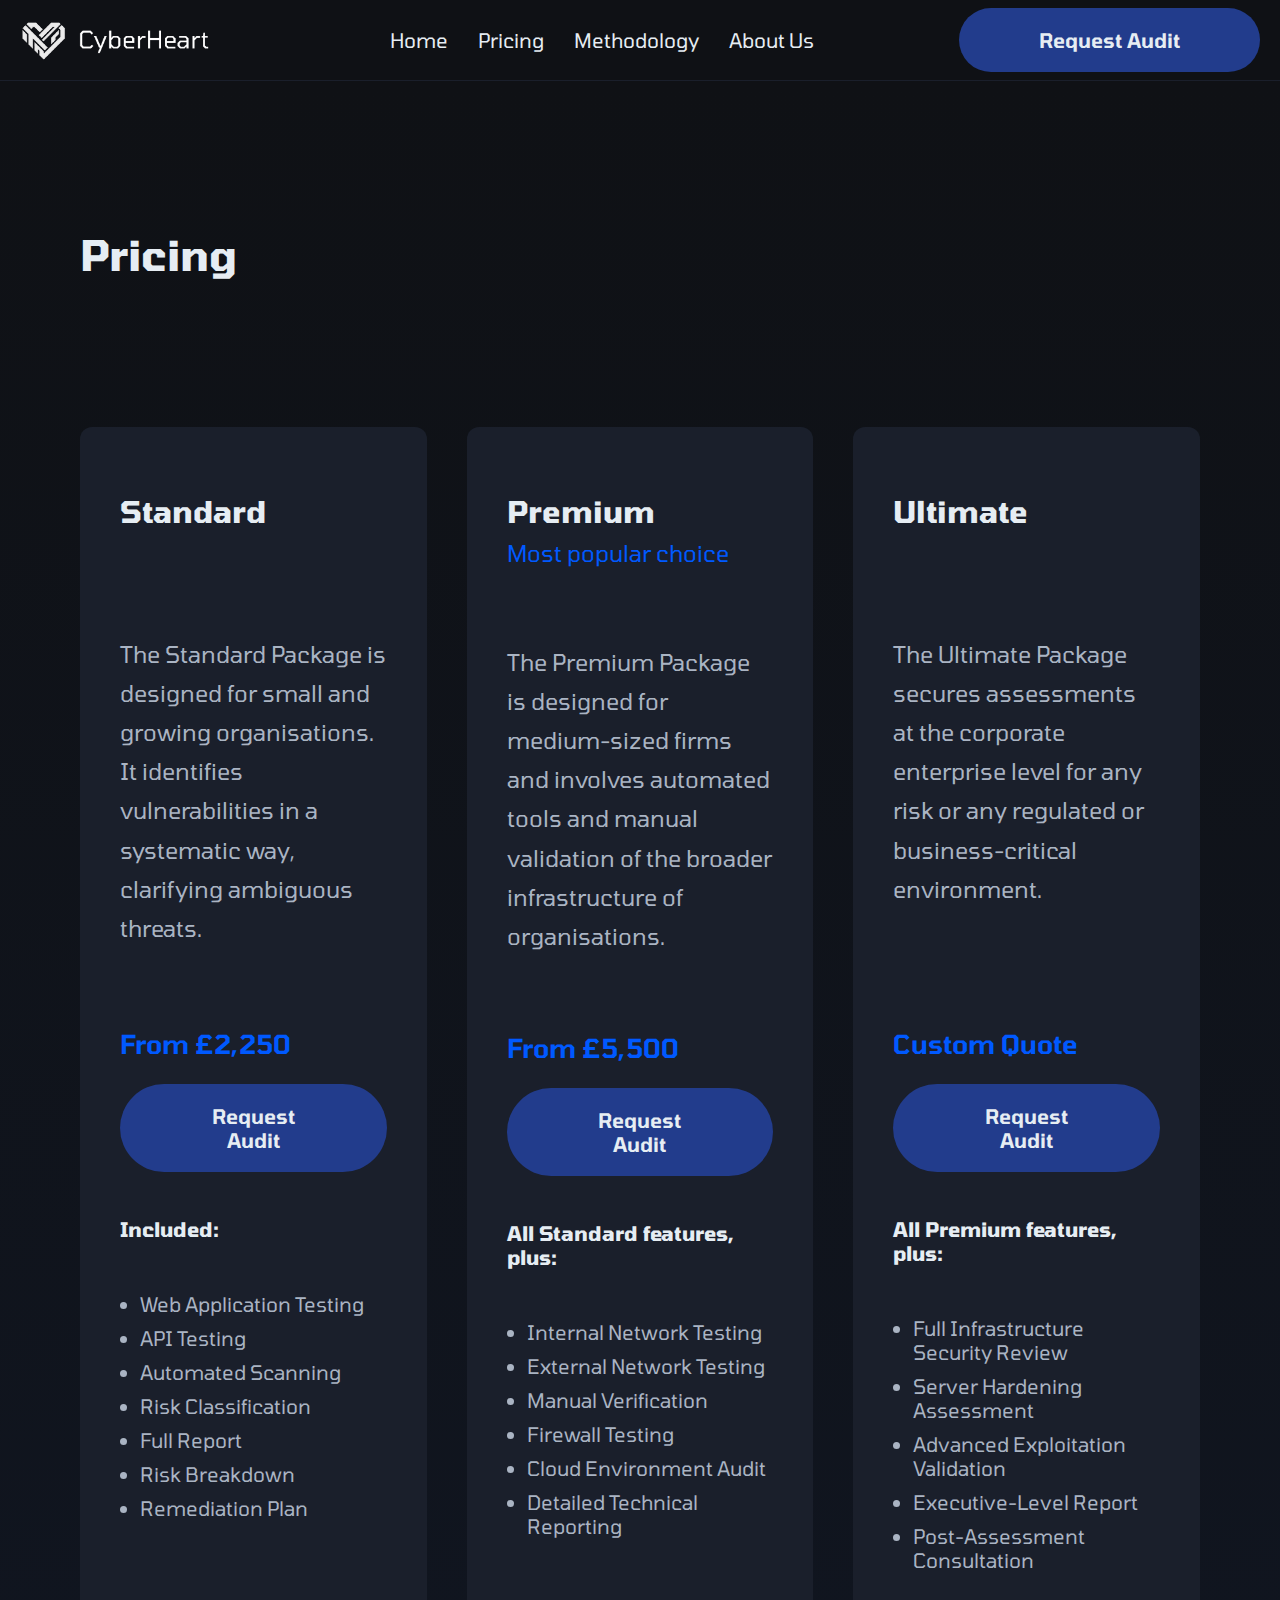
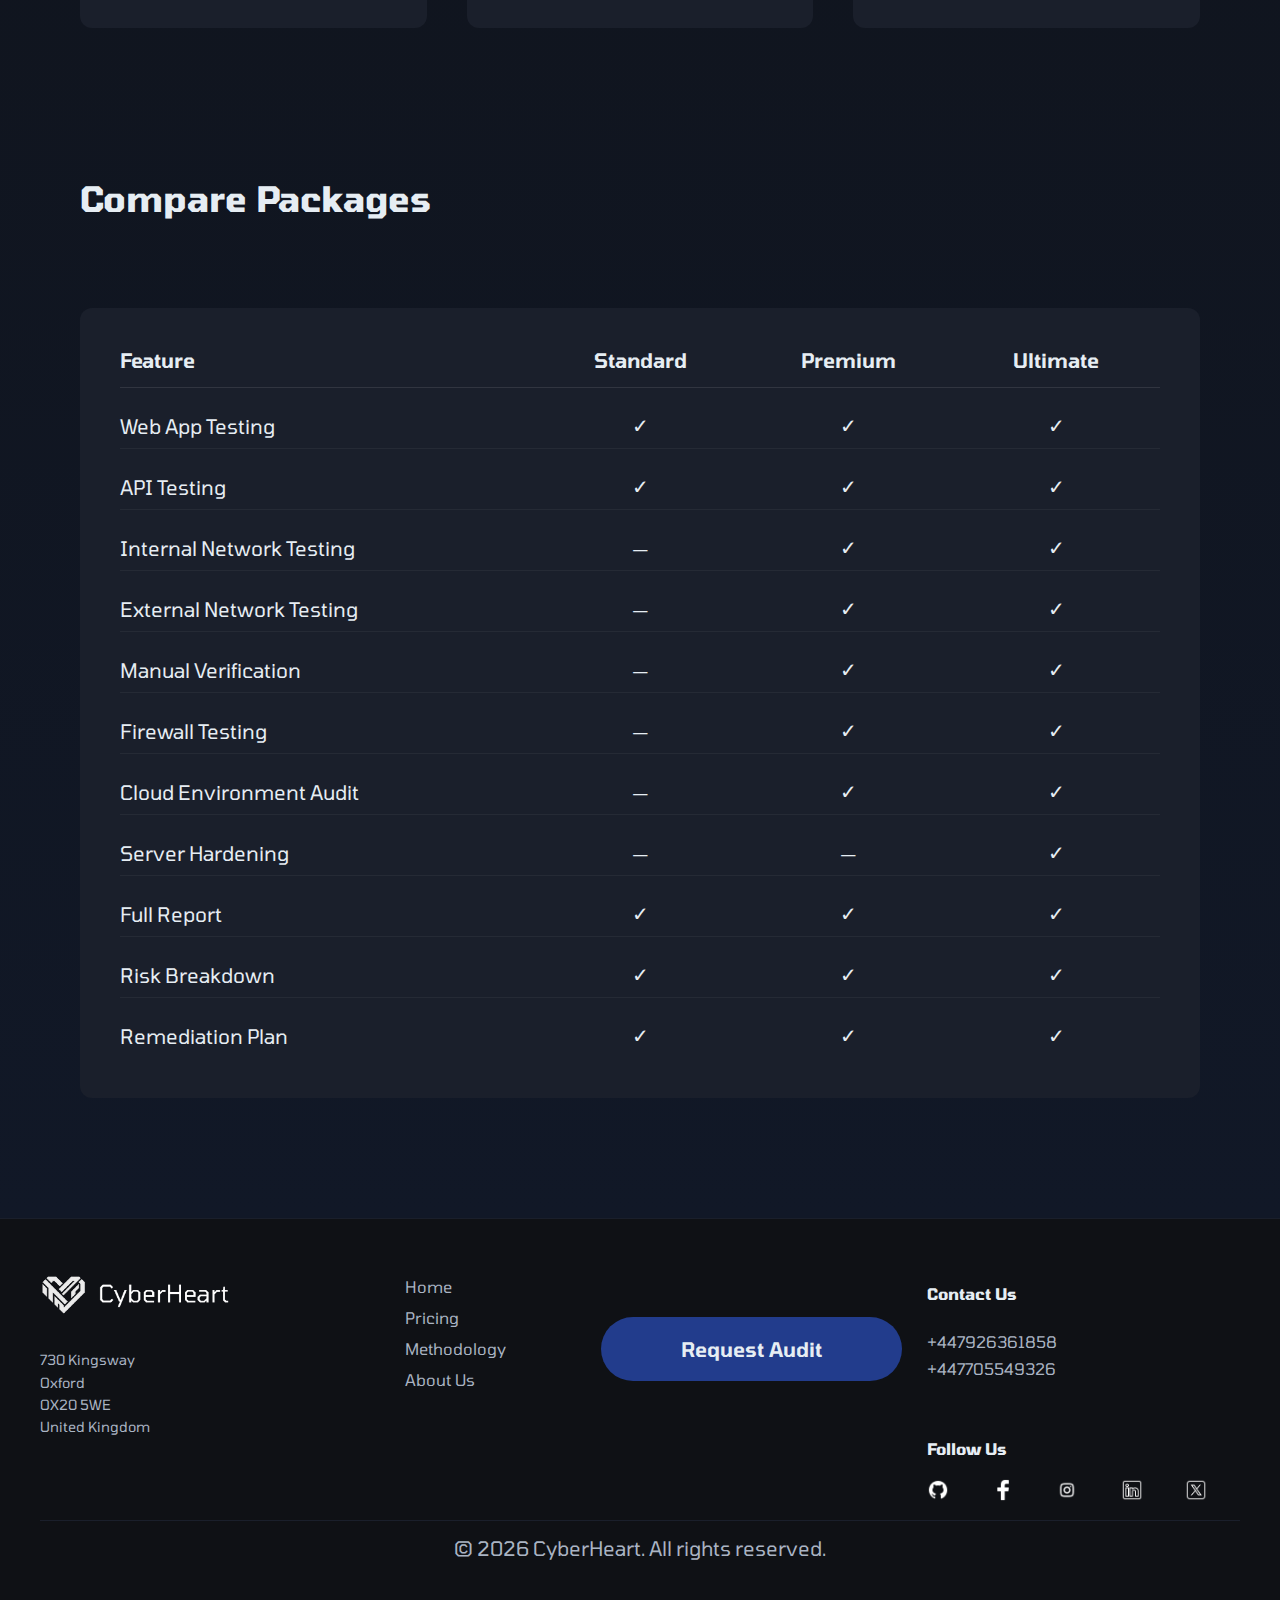
<file: html/Pricing.html>
<!DOCTYPE html>
<html lang="en">
<head>
    <meta charset="UTF-8">
    <meta name="viewport" content="width=device-width, initial-scale=1.0">
    <link rel="stylesheet" href="/css/header.css">
    <link rel="stylesheet" href="/css/footer.css">
    <link rel="stylesheet" href="/css/body.css">
    <link rel="stylesheet" href="/css/pricing.css">
    <link rel="preconnect" href="https://fonts.googleapis.com">
    <link rel="preconnect" href="https://fonts.gstatic.com" crossorigin>
    <link href="https://fonts.googleapis.com/css2?family=Tomorrow:ital,wght@0,100;0,200;0,300;0,400;0,500;0,600;0,700;0,800;0,900;1,100;1,200;1,300;1,400;1,500;1,600;1,700;1,800;1,900&display=swap" rel="stylesheet">
    <title>CyberHeart</title>
</head>
<body class="body">
    <header class="header">
        <a href="/html/Home.html" class="logo">
            <img src="/img/LogoName.png" alt="CyberHeart Logo">
        </a href>

        <nav class="header_nav">
            <a href="/html/Home.html">Home</a>
            <a href="/html/Pricing.html">Pricing</a>
            <a href="/html/Methodology.html">Methodology</a>
            <a href="/html/About.html">About Us</a>
        </nav>
        
        <div class="btn_audit">
            <a href="/html/Audit.html" class="btn_primary">Request Audit</a>
        </div>
    </header>
    <main class="pricing">
        <section class="pricing_opening">
            <h1>Pricing</h1>
        </section>

        <section class="pricing_blocks">
            <div class="pricing_block">
                <h2>Standard</h2>
                <p class="block_description">
                    The Standard Package is designed for small and growing organisations. It identifies vulnerabilities in a systematic way, clarifying ambiguous threats.
                </p>
                <div class="block_price">
                    From £2,250
                </div>

                <a href="/html/Audit.html" class="btn_secondary">Request Audit</a>

                <div class="block_features">
                    <h3> Included: </h3>
                    <ul>
                        <li>Web Application Testing</li>
                        <li>API Testing</li>
                        <li>Automated Scanning</li>
                        <li>Risk Classification</li>
                        <li>Full Report</li>
                        <li>Risk Breakdown</li>
                        <li>Remediation Plan</li>
                    </ul>
                </div>
            </div>

            <div class="pricing_block">
                <h2>Premium <br> <span class="pricing_choice">Most popular choice</span> </h2>
                <p class="block_description">The Premium Package is designed for medium-sized firms and involves automated tools and manual validation of the broader infrastructure of organisations. </p>
                <div class="block_price">From £5,500</div>
                <a href="/html/Audit.html" class="btn_secondary">Request Audit</a>
                <div class="block_features">
                    <h3>All Standard features, plus:</h3>
                    <ul>
                        <li>Internal Network Testing</li>
                        <li>External Network Testing</li>
                        <li>Manual Verification</li>
                        <li>Firewall Testing</li>
                        <li>Cloud Environment Audit</li>
                        <li>Detailed Technical Reporting</li>
                    </ul>
                </div>
            </div>

            <div class="pricing_block">
                <h2>Ultimate</h2>
                <p class="block_description">The Ultimate Package secures assessments at the corporate enterprise level for any risk or any regulated or business-critical environment.</p>
                <div class="block_price">Custom Quote</div>
                <a href="/html/Audit.html" class="btn_secondary">Request Audit</a>
                <div class="block_features">
                    <h3> All Premium features, plus: </h3>
                    <ul>
                        <li>Full Infrastructure Security Review</li>
                        <li>Server Hardening Assessment</li>
                        <li>Advanced Exploitation Validation</li>
                        <li>Executive-Level Report</li>
                        <li>Post-Assessment Consultation</li>
                    </ul>
                </div>
            </div>
        </section>

        <section class="pricing_compare">
            <h2>Compare Packages</h2>
            <div class="comparison_block">
                <div class="comparison_header">
                    <div>Feature</div>
                    <div>Standard</div>
                    <div>Premium</div>
                    <div>Ultimate</div>
                </div>

            <div class="comparison_row">
                <div>Web App Testing</div>
                <div>✓</div>
                <div>✓</div>
                <div>✓</div>
            </div>

            <div class="comparison_row">
                <div>API Testing</div>
                <div>✓</div>
                <div>✓</div>
                <div>✓</div>
            </div>

            <div class="comparison_row">
                <div>Internal Network Testing</div>
                <div>—</div>
                <div>✓</div>
                <div>✓</div>
            </div>

            <div class="comparison_row">
                <div>External Network Testing</div>
                <div>—</div>
                <div>✓</div>
                <div>✓</div>
            </div>

            <div class="comparison_row">
                <div>Manual Verification</div>
                <div>—</div>
                <div>✓</div>
                <div>✓</div>
            </div>

            <div class="comparison_row">
                <div>Firewall Testing</div>
                <div>—</div>
                <div>✓</div>
                <div>✓</div>
            </div>

            <div class="comparison_row">
                <div>Cloud Environment Audit</div>
                <div>—</div>
                <div>✓</div>
                <div>✓</div>
            </div>

            <div class="comparison_row">
                <div>Server Hardening</div>
                <div>—</div>
                <div>—</div>
                <div>✓</div>
            </div>

            <div class="comparison_row">
                <div>Full Report</div>
                <div>✓</div>
                <div>✓</div>
                <div>✓</div>
            </div>

            <div class="comparison_row">
                <div>Risk Breakdown</div>
                <div>✓</div>
                <div>✓</div>
                <div>✓</div>
            </div>

            <div class="comparison_row">
                <div>Remediation Plan</div>
                <div>✓</div>
                <div>✓</div>
                <div>✓</div>
            </div>
            </div>
        </section>
    </main>

    <footer class="footer">
        <div class="footer_logo">
            <img src="/img/LogoName.png" alt="CyberHeart Logo">
            <p>
                730 Kingsway <br> Oxford <br> OX20 5WE <br> United Kingdom
            </p>
        </div>

        <div class="footer_nav">
            <a href="/html/Home.html">Home</a>
            <a href="/html/Pricing.html">Pricing</a>
            <a href="/html/Methodology.html">Methodology</a>
            <a href="/html/About.html">About Us</a>
        </div>

        <div class="footer_btn">
            <a href="/html/Audit.html" class="footer_audit">Request Audit</a>
        </div>

        <div class="footer_contact">
            <h4 class="footer_titles">Contact Us</h4>
            <p>+447926361858</p>
            <p>+447705549326</p>
        </div>

        <h4 class="footer_follow">Follow Us</h4>
        <div class="social_icons">
            <a href="https://github.com/">
                <img src="/img/github_logo.png" alt="Github Logo">
            </a>
            <a href="https://www.facebook.com/">
                <img src="/img/facebook_logo.png" alt="Facebook Logo">
            </a>
            <a href="https://www.instagram.com/">
                <img src="/img/instagram_logo.png" alt="Instagram Logo">
            </a>
            <a href="https://www.linkedin.com/">
                <img src="/img/linkedin_logo.png" alt="LinkedIn Logo">
            </a>
            <a href="https://x.com/">
                <img src="/img/x_logo.png" alt="X Logo">
            </a>
        </div>
        
        <div class="icon_sources" aria-hidden="true">
            <a target="_blank" href="https://icons8.com/icon/106163/facebook-f">Facebook Logo</a> icon by <a target="_blank" href="https://icons8.com">Icons8</a>  
            <a target="_blank" href="https://icons8.com/icon/106567/github">github logo</a> icon by <a target="_blank" href="https://icons8.com">Icons8</a>
            <a target="_blank" href="https://icons8.com/icon/Iatym1CIDVkh/instagram">Instagram Logo</a> icon by <a target="_blank" href="https://icons8.com">Icons8</a>
            <a target="_blank" href="https://icons8.com/icon/447/linkedin">linkedin logo</a> icon by <a target="_blank" href="https://icons8.com">Icons8</a>
            <a target="_blank" href="https://icons8.com/icon/6Fsj3rv2DCmG/x">x logo</a> icon by <a target="_blank" href="https://icons8.com">Icons8</a> 
        </div>
        
        <div class="footer_bottom">© 2026 CyberHeart. All rights reserved.</div>
    </footer>
</body>
</html>
</file>
<file: css/header.css>
/* Header */

.header {
    position: sticky;
    top: 0;
    z-index: 1000;
    display: grid;
    grid-template-columns: auto 1fr auto;
    align-items: center;
    padding: 0 20px;
    height: 80px;
    background-color: #0F1115;
    border-bottom: 1px solid #1A1F2B;
}

.logo {
    display: grid;
    grid-auto-flow: column;
    align-items: center;
    gap: 12px;
}

.logo img {
    height: 70px;
}

.logo img:hover {
    filter: brightness(0) saturate(100%) invert(19%) sepia(98%) saturate(6125%) hue-rotate(224deg) brightness(96%) contrast(101%);
}

.header_nav {
    display: grid;
    grid-auto-flow: column;
    justify-content: center;
    gap: 30px;
}

.header_nav a {
    text-decoration: none;
    font-family: "Tomorrow", sans-serif;
    font-size: 20px;
    color: #E6EDF3;
    transition: color 0.3s ease;
}

.header_nav a:hover {
    color: #0059ff;
}

.btn_audit {
    display: grid;
    justify-content: end;
}

.btn_primary {
    padding: 20px 80px;
    background-color: #223c8c;
    color: #E6EDF3;
    text-decoration: none;
    font-weight: 600;
    font-family: "Tomorrow", sans-serif;
    font-size: 20px;
    border-radius: 50px;
    text-align: center;
    transition: 0.3s ease;
}

.btn_primary:hover {
    background-color: #0059ff;
    color: #ffffff;
}
</file>
<file: css/footer.css>
/* Footer */

.footer {
    display: grid;
    grid-template-columns: 1.4fr 1fr 1fr 1.2fr;
    grid-template-rows: 1fr auto;
    align-items: start;
    padding: 40px;
    background-color: #0F1115;
    border-top: 1px solid #1A1F2B;
    color: #E6EDF3;


}

.footer_logo {
    display: grid;
    gap: 20px;
}

.footer_logo img {
    height: 70px;
}

.footer_logo p {
    font-family: "Tomorrow", sans-serif;
    font-size: 14px;
    color: #AAB4C3;
    line-height: 1.6;
    margin: 0;
}

.footer_nav {
    display: grid;
    gap: 12px;
    align-content: center;
    margin-top: 7%;
}

.footer_nav a {
    text-decoration: none;
    color: #AAB4C3;
    font-family: "Tomorrow", sans-serif;
    transition: color 0.3s ease;
}

.footer_nav a:hover {
    color: #0059ff;
}

.footer_btn {
    display: grid;
    place-self: center;
    justify-self:left;
    margin-left: -25%;
}

.footer_audit {
    padding: 20px 80px;
    background-color: #223c8c;
    color: #E6EDF3;
    text-decoration: none;
    font-weight: 600;
    font-family: "Tomorrow", sans-serif;
    font-size: 20px;
    border-radius: 50px;
    text-align: center;
    transition: 0.3s ease;
    
}

.footer_audit:hover {
    background-color: #0059ff;
    color: #ffffff;
}


.footer_contact {
    display: grid;
    gap: 8px;
    align-content: start;
    margin-top: 1%;
}

.footer_titles {
    font-family: "Tomorrow", sans-serif;
    
}

.footer_contact p {
    margin: 0;
    font-family: "Tomorrow", sans-serif;
    color: #AAB4C3;
}

.footer_follow {
    grid-column: 4 / 5;
    margin-top: 0;
    font-family: "Tomorrow", sans-serif;
}

.social_icons {
    grid-column: 4 / 5;
    display: grid;
    grid-auto-flow: column;
    gap: 10px;
    margin-bottom: 0px;
}

.social_icons img {
    width: 22px;
    transition: 0.3s ease;
}

.social_icons img:hover {
    filter: brightness(0) saturate(100%) invert(19%) sepia(98%) saturate(6125%) hue-rotate(224deg) brightness(96%) contrast(101%);
}

.footer_bottom {
    grid-column: 1 / -1;
    margin-top: 15px;
    padding-top: 15px;
    border-top: 1px solid #1A1F2B;
    text-align: center;
    font-family: "Tomorrow", sans-serif;
    font-size: 20px;
    color: #AAB4C3;
}

.icon_sources {
    display: none;
}
</file>
<file: css/body.css>
.body {
    margin: 0;
    padding: 0;
    background: linear-gradient(180deg, #0F1115 0%, #111827 100%); 
}
</file>
<file: css/home.css>
/* Home Page */

*,
*::before,
*::after {
    box-sizing: border-box;
}

.hero,
.about_short,
.services_short,
.process,
.stats {
    width: 100%;
    max-width: 1300px;
}

.home {
    display: grid;
    gap: 120px;
    padding: 120px 80px;
    background: linear-gradient(180deg, #0F1115 0%, #111827 100%);
    color: #E6EDF3;

    justify-items: center;  
}

/* Hero / Opening block */
.hero {
    display: grid;
    grid-template-columns: 1.1fr 0.9fr;
    align-items: center;
    gap: 80px;
}

.hero_text {
    display: grid;
    gap: 30px;

}

.hero_text h1 {
    font-family: "Tomorrow", sans-serif;
    font-size: 45px;
    font-weight: 700;
    line-height: 1.2;
    letter-spacing: -1px;
}

.hero_text p {
    font-family: "Tomorrow", sans-serif;
    font-size: 25px;
    color: #AAB4C3;
    max-width: 550px;
}

.hero_buttons {
    display: grid;
    grid-auto-flow: column;
    gap: 25px;
    justify-content: start;

}

.btn_home{
    padding: 20px 80px;
    background-color: #223c8c;
    color: #E6EDF3;
    text-decoration: none;
    font-weight: 600;
    font-family: "Tomorrow", sans-serif;
    font-size: 20px;
    border-radius: 50px;
    text-align: center;
    transition: 0.3s ease;
}

.btn_home:hover {
    background-color: #0059ff;
    color: #ffffff;
}

.hero_logo {
    display: grid;
    justify-content: start;

}

.hero_logo img {
    max-width: 650px;
    opacity: 0.9;
    filter: drop-shadow(0 0 30px rgba(0, 89, 255, 0.2));
}

/* About Us block */

.about_short {
    display: grid;
    gap: 35px;
}

.about_header {
    font-family: "Tomorrow", sans-serif;
    font-size: 35px;
    font-weight: 600;
    position: relative;
}

.about_header::after {
    content: "";
    width: 60px;
    height: 3px;
    background: #0059ff;
    display: block;
    margin-top: 12px;
}

.about_short p {
    font-family: "Tomorrow", sans-serif;
    font-style: italic;
    font-size: 25px;
    line-height: 1.8;
    color: #AAB4C3;
}

/* Services block */

.services_short {
    display: grid;
    grid-template-columns: repeat(auto-fit, minmax(300px, 1fr));
    gap: 10%;
    width: 100%;
    max-width: 1300px;
}

.service_header {
    font-family: "Tomorrow", sans-serif;
    font-size: 35px;
}

.services_short .service_box {
    background-color: #1A1F2B;
    padding: 40px 20px;
    border-radius: 8px;
    text-align: center;
    align-self: center;
    font-family: "Tomorrow", sans-serif;
    font-size: 25px;
    transition: 0.3s ease;
}

.services_short {
    grid-template-columns: repeat(auto-fit, minmax(260px, 1fr));
}

.service_header {
    grid-column: 1 / -1;
    text-align: left;
}

.service_box:hover {
    background-color: #1F2937;
    transform: translateY(-6px);
}

/* Process block */

.process {
    display: grid;
    gap: 50px;
    justify-items: start;
}

.process_header {
    font-family: "Tomorrow", sans-serif;
    font-size: 35px;
    font-weight: 600;
}

.process_image{
    display: grid;
    justify-content: center;  
    place-items: center;
}
.process_image img{
    display: grid;
    width: 50%;
}


/* Statistics block */

.stats {
    display: grid;
    gap: 50px;
}

.stats_header {
    font-family: "Tomorrow", sans-serif;
    font-size: 30px;
    font-weight: 600;
}

.stats_row {
    display: grid;
    grid-template-columns: repeat(auto-fit, minmax(260px, 1fr));
    gap: 40px;

}

.stat_box {
    background-color: #1A1F2B;
    padding: 40px;
    border-radius: 10px;
    display: grid;
    gap: 15px;

    aspect-ratio: 1 / 1; 

    transition: 0.3s ease;
}

.stat_box:hover {
    background-color: #1F2937;
    transform: translateY(-6px);
}

.stat_box h2 {
    font-family: "Tomorrow", sans-serif;
    font-size: 38px;
    color: #66B2FF;
}

.stat_box p {
    font-family: "Tomorrow", sans-serif;
    font-size: 18px;
    color: #AAB4C3;
}
</file>
<file: css/about.css>
/* About Us */

.about_us {
    display: grid;
    gap: 120px;
    padding: 120px 80px;
    background: linear-gradient(180deg, #0F1115 0%, #111827 100%);
    color: #E6EDF3;
    justify-items: center;
}

.about_us > * {
    max-width: 1300px;
    width: 100%;
}

/* Opening block  */

.header_opening {
    display: grid;
    grid-template-columns: 1.2fr 1fr;
    gap: 40px;
    align-items: center;
}

.opening h1 {
    grid-column: 1;
    font-family: "Tomorrow", sans-serif;
    font-size: 42px;
    font-weight: 700;
}

.opening p {
    grid-column: 1;
    font-family: "Tomorrow", sans-serif;
    font-size: 25px;
    font-style: italic;
    line-height: 1.8;
    color: #AAB4C3;
}

.opening img {
    grid-column: 2;
    max-width: 100%;
    justify-self: end;
}

/* Principles block */

.principles {
    display: grid;
    gap: 60px;
}

.principles h2 {
    font-family: "Tomorrow", sans-serif;
    font-size: 35px;
}

.principles_blocks {
    display: grid;
    grid-template-columns: repeat(2, 1fr);
    gap: 40px;
}

.principles_block {
    background-color: #1A1F2B;
    padding: 40px;
    border-radius: 10px;
    display: grid;
    gap: 20px;
    transition: 0.3s ease;
}

.principles_block:hover {
    background-color: #1F2937;
}

.principles_block h3 {
    font-family: "Tomorrow", sans-serif;
    font-size: 30px;
    color: #66B2FF;
}

.principles_block p {
    font-family: "Tomorrow", sans-serif;
    font-size: 25px;
    color: #AAB4C3;
    line-height: 1.7;
}

/*  Choose block */

.choose {
    display: grid;
    grid-template-columns: 1.2fr 1fr;
    gap: 80px;
    align-items: center;
}

.choose h2 {
    font-family: "Tomorrow", sans-serif;
    font-size: 35px;
}



.choose li {
    font-family: "Tomorrow", sans-serif;
    font-size: 25px;
    line-height: 1.8;
    color: #AAB4C3;
}

.choose_img{
    display: grid;
    justify-content:right;
}
.choose_img img {
    max-width: 650px;
    width: 500px;
    min-width: 200px;
    border-radius: 12px;  
}
/* Team Block  */

.team {
    display: grid;
    grid-template-columns: 1.2fr 1fr;
    gap: 80px;
    align-items: center;
}

.team_text {
    display: grid;
    gap: 40px;
}

.team h2 {
    font-family: "Tomorrow", sans-serif;
    font-size: 35px;
}

.team p {
    font-family: "Tomorrow", sans-serif;
    font-size: 23px;
    line-height: 1.8;
    color: #AAB4C3;
}

.office_block img {
    width: 100%;
    border-radius: 12px;
    margin-top: 10%;  
}

/* Button */

.question {
    background-color: #1A1F2B;
    padding: 60px;
    border-radius: 12px;
    display: grid;
    gap: 40px;
    text-align: center;
}

.question h2 {
    font-family: "Tomorrow", sans-serif;
    font-size: 35px;
}

.btn_audit {
    display: grid;
    justify-content: center;
}

.btn_about{
    padding: 20px 150px;
    background-color: #223c8c;
    color: #E6EDF3;
    text-decoration: none;
    font-weight: 600;
    font-family: "Tomorrow", sans-serif;
    font-size: 25px;
    border-radius: 50px;
    text-align: center;
    transition: 0.3s ease;
}

.btn_about:hover {
    background-color: #0059ff;
    color: #ffffff;
}
</file>
<file: css/audit.css>
/* Request Audit Page */

.audit {
    display: grid;
    justify-items: center;
    padding: 120px 80px;
    background: linear-gradient(180deg, #0F1115 0%, #111827 100%);
    color: #E6EDF3;
}

.audit_section {
    width: 100%;
    max-width: 1000px;
    display: grid;
    gap: 60px;
}

.audit_section h1 {
    text-align: center;
    font-family: "Tomorrow", sans-serif;
    font-size: 42px;
    font-weight: 700;
}

/* Form block*/

.audit_form {
    display: grid;
    gap: 40px;
    background-color: #1A1F2B;
    padding: 50px;
    border-radius: 12px;
}

/* Full width block*/
.full_width {
    grid-column: 1 / -1;
}

.form_group {
    display: grid;
    gap: 12px;
}

.form_group label {
    font-family: "Tomorrow", sans-serif;
    font-size: 25px;
}

.form_group input,
.form_group select,
.form_group textarea {
    padding: 14px 16px;
    background-color: #111827;
    border: 1px solid #2A3245;
    color: #E6EDF3;
    font-family: "Tomorrow", sans-serif;
    font-size: 25px;
    border-radius: 6px;
    outline: none;
    transition: 0.2s ease;
}

.form_group input:focus,
.form_group select:focus,
.form_group textarea:focus {
    border-color: #0059ff;
}

/* Phone input */
.phone_input {
    display: grid;
    grid-template-columns: auto 1fr;
    align-items: center;
    background-color: #111827;
    border: 1px solid #2A3245;
    border-radius: 6px;
    overflow: hidden;
}

.phone_input span {
    padding: 0 12px;
    color: #AAB4C3;
    font-family: "Tomorrow", sans-serif;
}

.phone_input input {
    border: none;
    background: transparent;
    padding: 14px;
}

/* Submit button */
.form_submit {
    display: grid;
    justify-items: center;
}

.form_submit button {
    width: 100%;
    max-width: 350px;
}
 
.btn_submit{
    padding: 20px 80px;
    background-color: #223c8c;
    color: #E6EDF3;
    text-decoration: none;
    font-weight: 600;
    font-family: "Tomorrow", sans-serif;
    font-size: 20px;
    border-radius: 50px;
    text-align: center;
    transition: 0.3s ease;
    border: none;
}

.btn_submit:hover {
    background-color: #0059ff;
    color: #ffffff;
}
</file>
<file: css/methodology.css>
/* Methodology */

.methodology {
    display: grid;
    gap: 120px;
    padding: 120px 80px;
    background: linear-gradient(180deg, #0F1115 0%, #111827 100%);
    color: #E6EDF3;
    justify-items: center;
}

.methodology > * {
    max-width: 1300px;
    width: 100%;
}

/* Header */

.methodology_header {
    display: grid;
    gap: 40px;
}

.methodology_header h1 {
    font-family: "Tomorrow", sans-serif;
    font-size: 42px;
    font-weight: 700;
}

.methodology_header p {
    font-family: "Tomorrow", sans-serif;
    font-style: italic;
    font-size: 25px;
    line-height: 1.8;
    color: #AAB4C3;
}

/* Chain */

.Chain_section {
    display: grid;
    gap: 50px;
}

.chain_section h2 {
    font-family: "Tomorrow", sans-serif;
    font-size: 35px;
}

.chain {
    display: grid;
    grid-auto-flow: column;
    justify-content: start;  
    align-items: center;
    gap: 30px;
}

.chain_step {
    background-color: #1A1F2B;
    padding: 20px 30px;
    border-radius: 8px;
    text-align: center;
    font-family: "Tomorrow", sans-serif;
    font-size: 20px;
    transition: 0.3s ease;
}

.chain_step:hover {
    background-color: #1F2937;
}

.arrow {
    color: #0059ff;
    font-size: 40px;
}
/*  Methods  */

.method_section {
    display: grid;
    gap: 40px;
}

.method_section h2 {
    font-family: "Tomorrow", sans-serif;
    font-size: 35px;
}

.method_grid {
    display: grid;
    grid-template-columns: repeat(2, 1fr);
    gap: 60px;
}

.method_block {
    background-color: #1A1F2B;
    padding: 40px;
    border-radius: 10px;
    display: grid;
    transition: 0.3s ease;
    align-content: start;
}

.method_block:hover {
    background-color: #1F2937;
}

.method_block h3 {
    font-family: "Tomorrow", sans-serif;
    font-size: 22px;
    color: #0059ff;
}

.method_block p,
.method_block li {
    font-family: "Tomorrow", sans-serif;
    font-size: 20px;
    color: #AAB4C3;
    line-height: 1.7;

}

.method_block ul {
    display: grid;
    align-content: start;
    gap: 10px;
    padding-left: 20px;
}

/*  Compliance  */

.compliance_section {
    display: grid;
    gap: 60px;
}

.compliance_section h2 {
    font-family: "Tomorrow", sans-serif;
    font-size: 35px;
}

.compliance_grid {
    display: grid;
    grid-template-columns: repeat(3, 1fr);
    gap: 40px;
}

.compliance_card {
    background-color: #1A1F2B;
    padding: 40px;
    border-radius: 8px;
    display: grid;
    gap: 20px;
    transition: 0.3s ease;
}

.compliance_card:hover {
    background-color: #1F2937;
}

.compliance_card h3 {
    font-family: "Tomorrow", sans-serif;
    font-size: 22px;
    color: #0059ff;
}

.compliance_card p {
    font-family: "Tomorrow", sans-serif;
    font-size: 20px;
    color: #AAB4C3;
}
</file>
<file: css/pricing.css>
/* Pricing page */

.pricing {
    display: grid;
    gap: 120px;
    padding: 120px 80px;
    background: linear-gradient(180deg, #0F1115 0%, #111827 100%);
    color: #E6EDF3;
    justify-items: center;
}

.pricing > * {
    max-width: 1300px;
    width: 100%;
}

/* Opening */

.pricing_opening {
    display: grid;
    gap: 4ы0px;
}

.pricing_opening h1 {
    font-family: "Tomorrow", sans-serif;
    font-size: 42px;
    font-weight: 700;
}

/* Pricing block */

.pricing_blocks {
    display: grid;
    grid-template-columns: repeat(3, 1fr);
    gap: 40px;
}

.pricing_block {
    background-color: #1A1F2B;
    padding: 40px;
    border-radius: 12px;

    display: grid;
    grid-template-rows:
        auto   /* title height */
        1fr   /* description height */
        auto   /* price height */
        auto   /* button height */
        1fr;   /* features height */

    gap: 25px;
    transition: 0.3s ease;
}

.pricing_block:hover {
    background-color: #1F2937;
    transform: translateY(-6px);
}

.pricing_block h2 {
    font-family: "Tomorrow", sans-serif;
    font-size: 30px;
    line-height: 1.3;
    min-height: 70px;
}


.pricing_choice {
    font-family: "Tomorrow", sans-serif;
    font-size: 23px;
    font-weight: 400;
    color: #0059ff;
    margin-top: 5px;
}

/* Description block*/

.block_description {
    align-self: start;
    font-family: "Tomorrow", sans-serif;
    font-size: 23px;
    color: #AAB4C3;
    line-height: 1.7;
    min-height: 100%;
}

.block_price {
    align-self: start;
    font-family: "Tomorrow", sans-serif;
    font-size: 26px;
    font-weight: 600;
    color: #0059ff;
}

/* Button "Request Audit" */

.pricing_block .btn_secondary {
    display: grid;
    place-items: center;
    padding: 20px 80px;
    background-color: #223c8c;
    color: #E6EDF3;
    text-decoration: none;
    font-weight: 600;
    font-family: "Tomorrow", sans-serif;
    font-size: 20px;
    border-radius: 50px;
    text-align: center;
    transition: 0.3s ease;

    align-self: start;
}

.pricing_block .btn_secondary:hover {
    background-color: #0059ff;
    color: #ffffff;
}

/* Features block */

.block_features {
    display: grid;
    gap: 15px;
    align-self: start;
}

.block_features h3 {
    font-family: "Tomorrow", sans-serif;
    font-size: 20px;
}

.block_features ul {
    display: grid;
    gap: 10px;
    padding-left: 20px;
}

.block_features li {
    font-family: "Tomorrow", sans-serif;
    font-size: 20px;
    color: #AAB4C3;
}

/* Comparison block */

.pricing_compare {
    display: grid;
    gap: 60px;
}

.pricing_compare h2 {
    font-family: "Tomorrow", sans-serif;
    font-size: 35px;
}

.comparison_block {
    display: grid;
    gap: 15px;
    background-color: #1A1F2B;
    padding: 40px;
    border-radius: 12px;
}

.comparison_header,
.comparison_row {
    display: grid;
    grid-template-columns: 2fr 1fr 1fr 1fr;
    align-items: center;
}

.comparison_header {
    font-family: "Tomorrow", sans-serif;
    font-size: 20px;
    font-weight: 600;
    border-bottom: 1px solid rgba(255,255,255,0.1);
    padding-bottom: 15px;
}

.comparison_row {
    font-family: "Tomorrow", sans-serif;
    font-size: 20px;
    padding: 10px 0;
    border-bottom: 1px solid rgba(255,255,255,0.05);
}

.comparison_row:last-child {
    border-bottom: none;
}

.comparison_row div:nth-child(n+2),
.comparison_header div:nth-child(n+2) {
    text-align: center;
}
</file>
